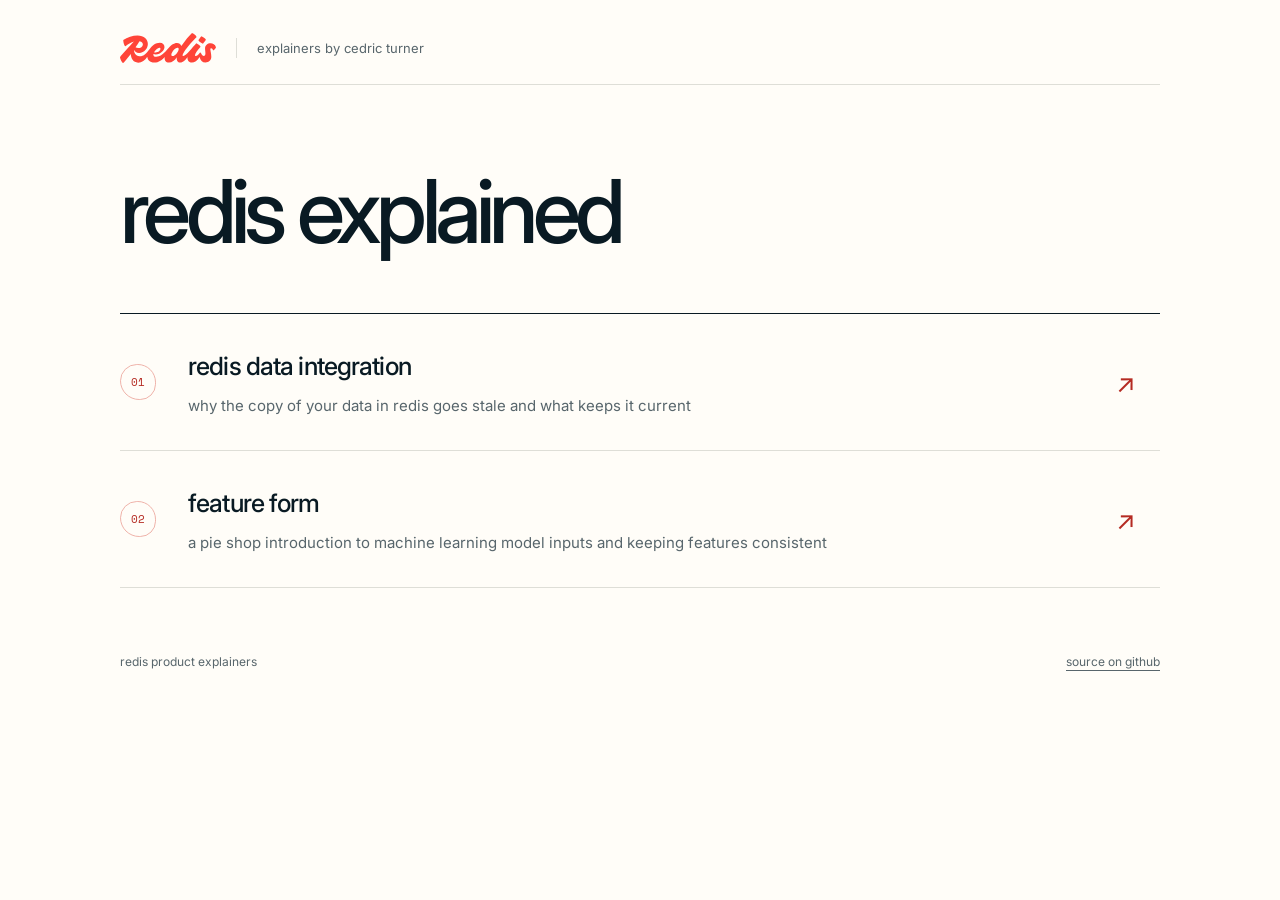
<file: index.html>
<!doctype html>
<html lang="en">
<head>
<meta charset="utf-8">
<meta name="viewport" content="width=device-width,initial-scale=1">
<meta name="description" content="visual explainers for redis products">
<title>redis explainers</title>
<link href="https://fonts.googleapis.com/css2?family=Inter:wght@400;500;600&family=Space+Mono&display=swap" rel="stylesheet">
<style>
:root{--paper:#fffdf8;--ink:#091a23;--muted:#58666c;--rule:#deded7;--red:#b52b23;--sans:Inter,-apple-system,BlinkMacSystemFont,'Segoe UI',sans-serif}*{box-sizing:border-box}body{margin:0;background:var(--paper);color:var(--ink);font:16px/1.6 var(--sans);-webkit-font-smoothing:antialiased}.page{width:min(1040px,calc(100% - 64px));margin:auto;padding:32px 0 40px}.brandbar{display:flex;align-items:center;gap:20px;border-bottom:1px solid var(--rule);padding-bottom:20px}.brandbar img{width:96px;height:32px;object-fit:contain}.brandbar span{font-size:13px;color:var(--muted);border-left:1px solid var(--rule);padding-left:20px}.hero{margin:80px 0 56px}h1{font-size:clamp(48px,8vw,88px);font-weight:500;letter-spacing:-.065em;line-height:1.05;margin:0 0 24px}.hero p{max-width:580px;font:24px/1.6 Palatino,Georgia,serif;color:var(--muted);margin:0}.entries{list-style:none;padding:0;margin:0;border-top:1px solid var(--ink)}.entry{display:grid;grid-template-columns:48px 1fr 36px;gap:20px;padding:32px 8px 32px 0;border-bottom:1px solid var(--rule);color:inherit;text-decoration:none;align-items:center}.num{display:grid;place-items:center;width:36px;height:36px;font:11px 'Space Mono',monospace;border:1px solid #efb3aa;border-radius:48% 52% 45% 55%;color:var(--red)}h2{font-size:25px;letter-spacing:-.035em;font-weight:500;margin:0 0 8px}.entry p{margin:0;max-width:680px;color:var(--muted);font-size:15px}.arrow{font-size:26px;color:var(--red);transition:transform .15s}.entry:hover h2{color:var(--red)}.entry:hover .arrow{transform:translateX(4px)}a:focus-visible{outline:2px solid var(--red);outline-offset:5px}.footer{display:flex;justify-content:space-between;gap:20px;margin-top:64px;font-size:12px;color:var(--muted)}.footer a{color:inherit;text-underline-offset:4px}::selection{background:#ffd6d1}@media(max-width:600px){.page{width:calc(100% - 36px);padding-top:24px}.hero{margin:48px 0 36px}.hero p{font-size:21px}.entry{grid-template-columns:32px 1fr 20px;gap:14px;padding:26px 0}.num{width:29px;height:29px}h2{font-size:22px}.entry p{font-size:14px}.footer{flex-wrap:wrap;margin-top:40px}}@media(prefers-reduced-motion:reduce){.arrow{transition:none}}
</style>
</head>
<body><main class="page">
<header class="brandbar"><img src="feature-form/redis-logo-red.svg" alt="redis" width="96" height="32"><span>explainers by cedric turner</span></header>
<div class="hero"><h1>redis explained</h1></div>
<ul class="entries">
<li><a class="entry" href="redis-data-integration/"><span class="num" aria-hidden="true">01</span><div><h2>redis data integration</h2><p>why the copy of your data in redis goes stale and what keeps it current</p></div><span class="arrow" aria-hidden="true">↗</span></a></li>
<li><a class="entry" href="feature-form/"><span class="num" aria-hidden="true">02</span><div><h2>feature form</h2><p>a pie shop introduction to machine learning model inputs and keeping features consistent</p></div><span class="arrow" aria-hidden="true">↗</span></a></li>
</ul>
<footer class="footer"><span>redis product explainers</span><a href="https://github.com/cedricturner/redis-artifacts">source on github</a></footer>
</main></body></html>
</file>
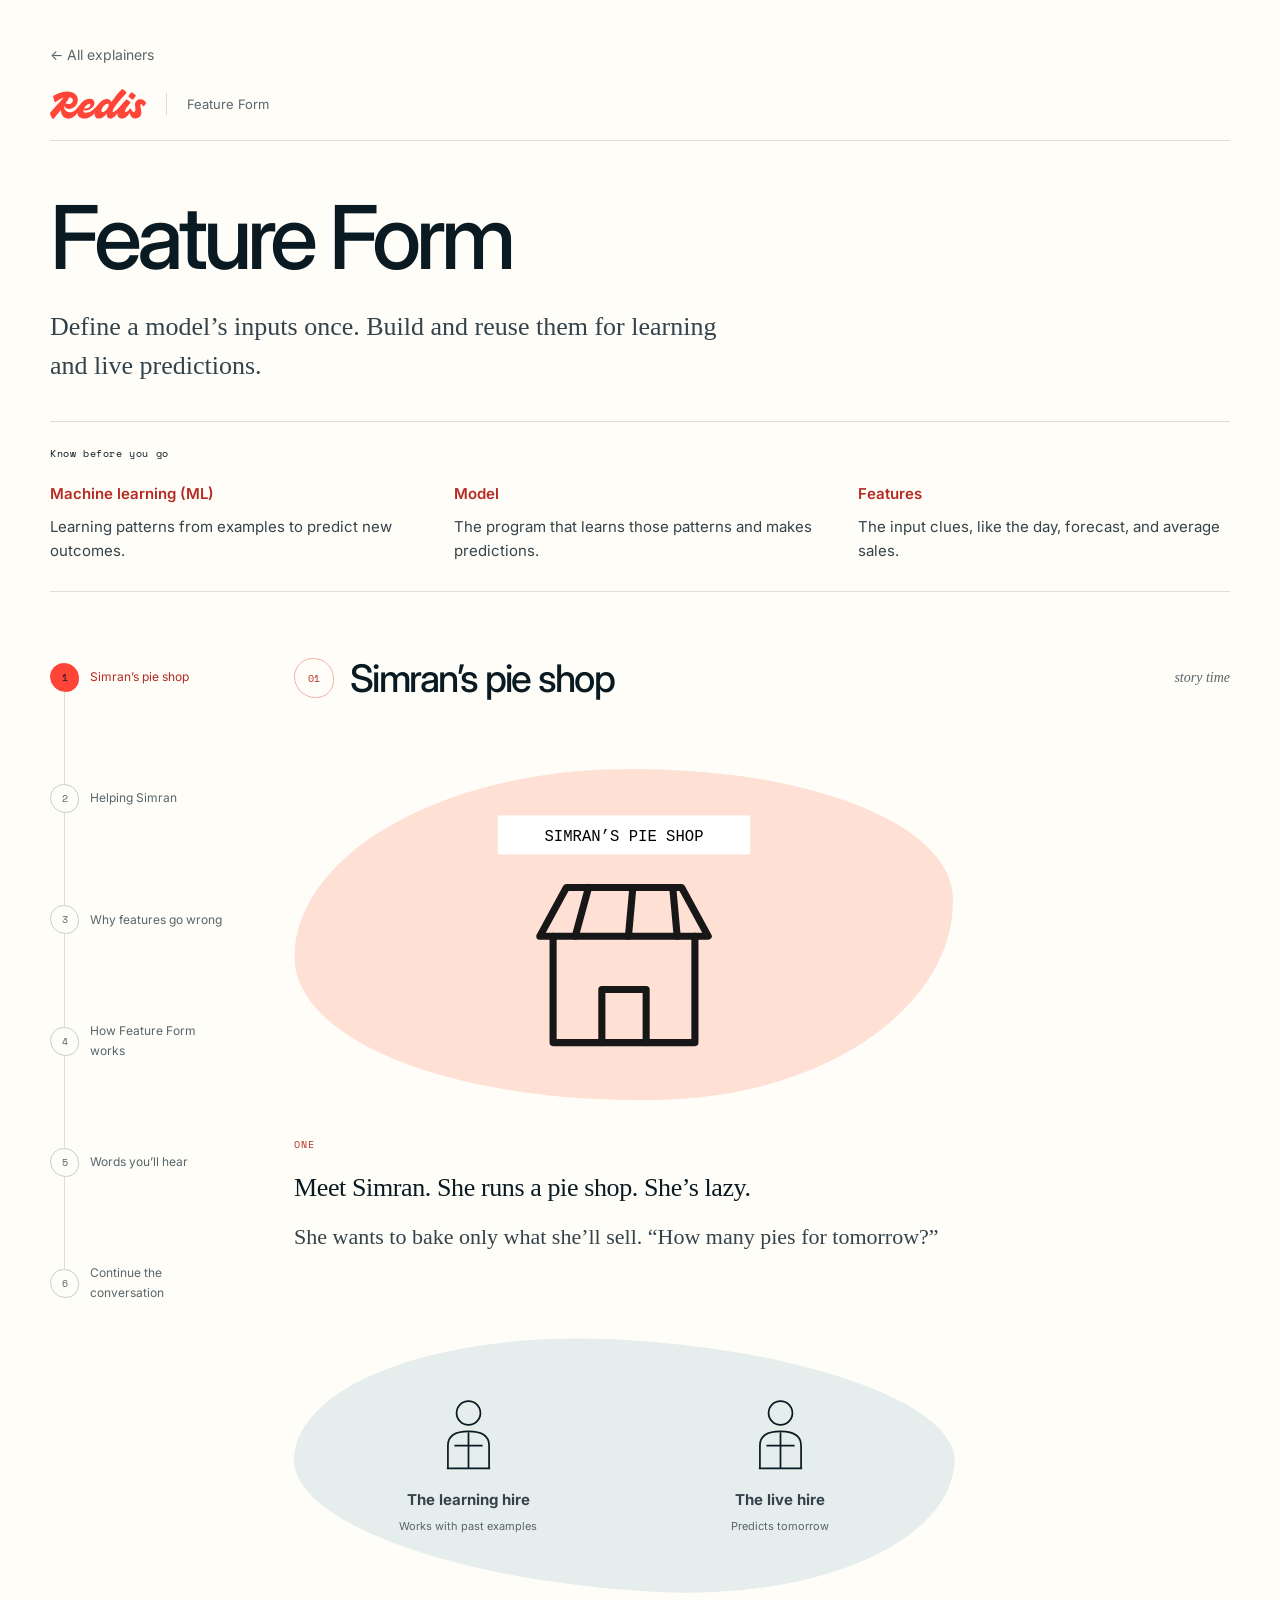
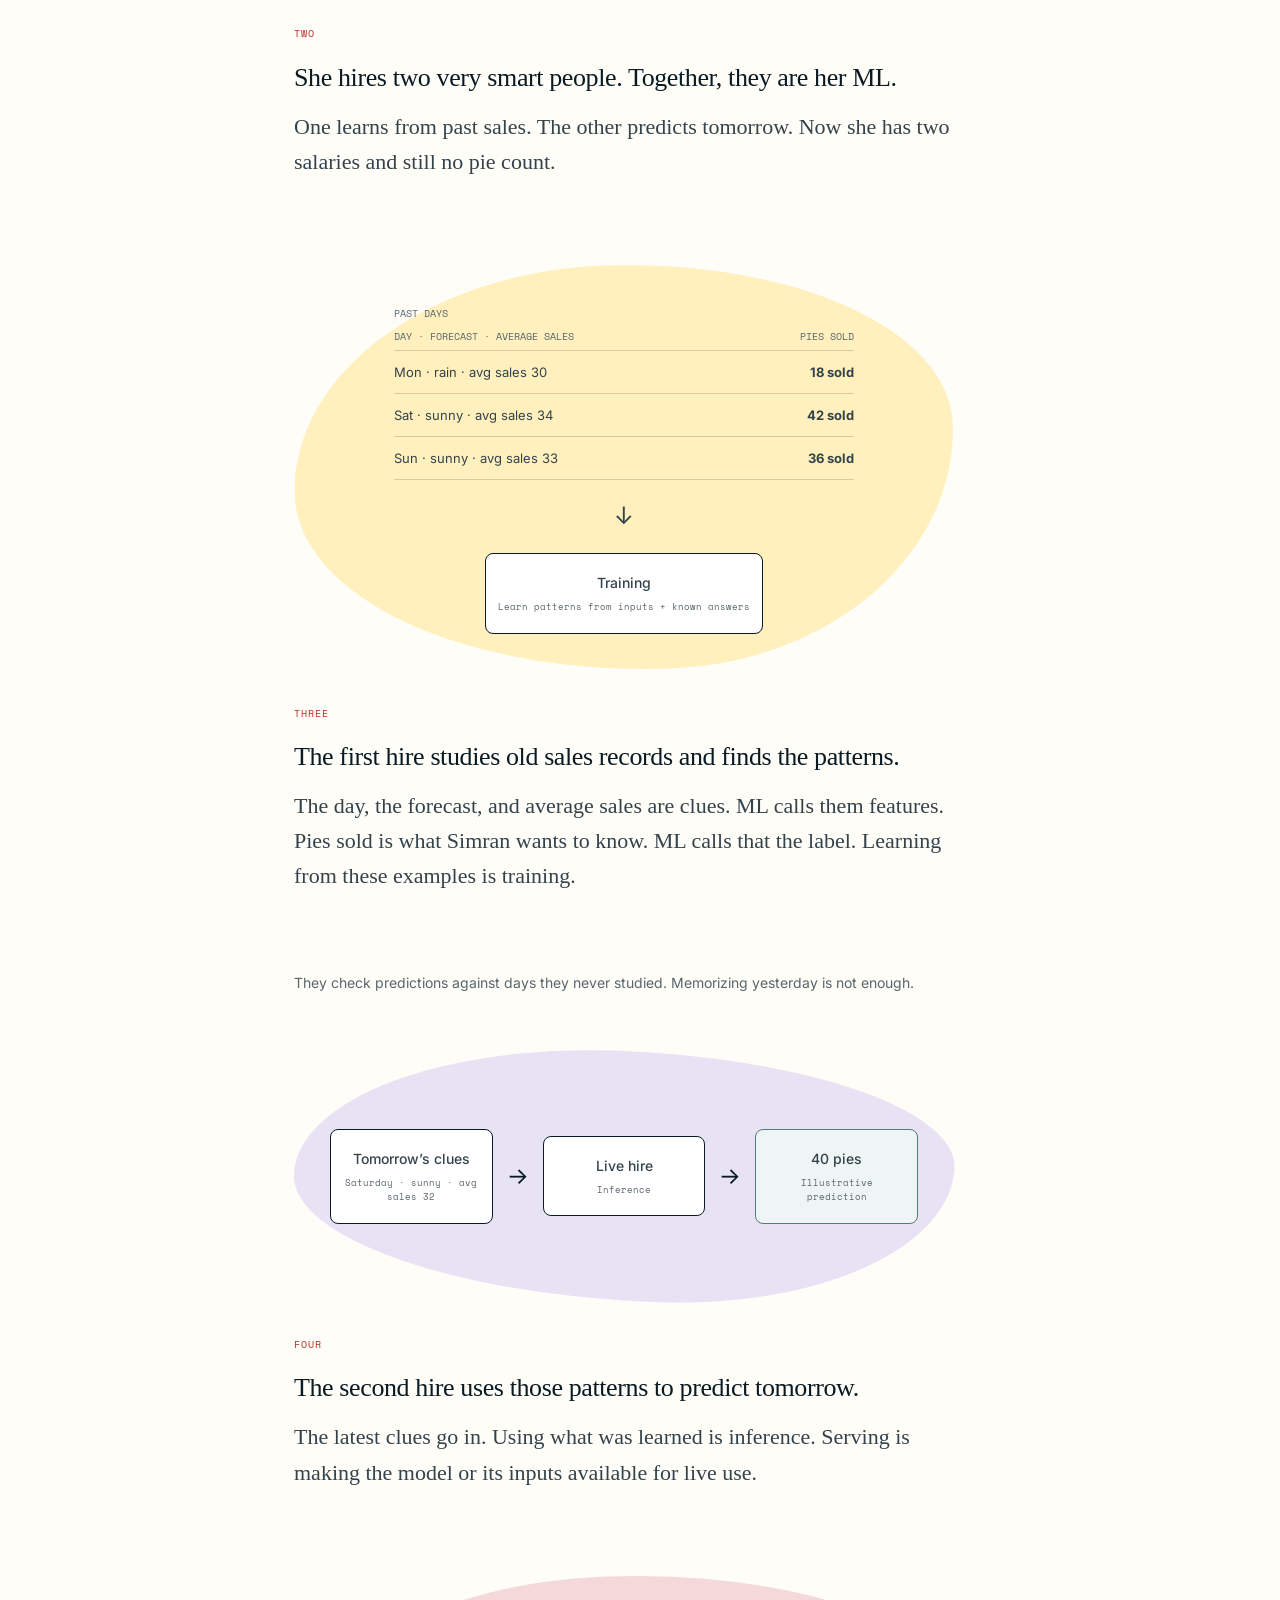
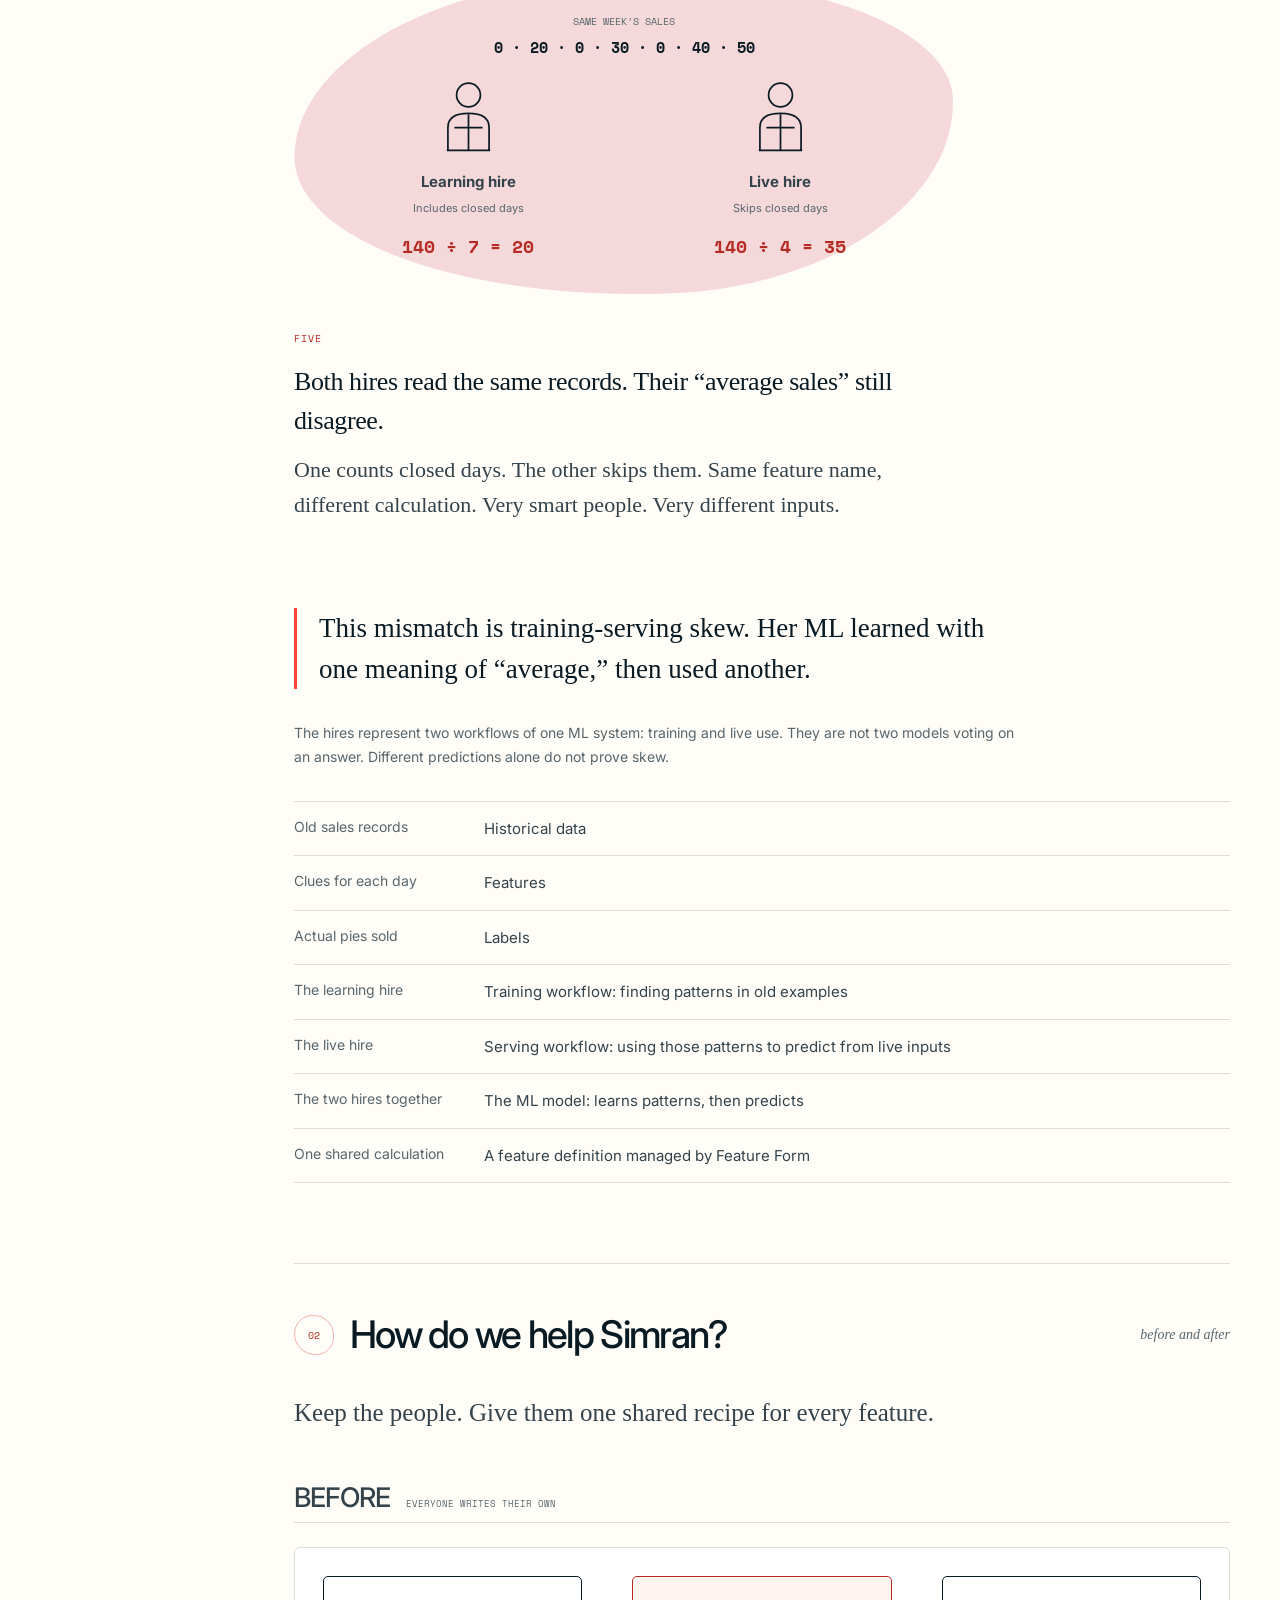
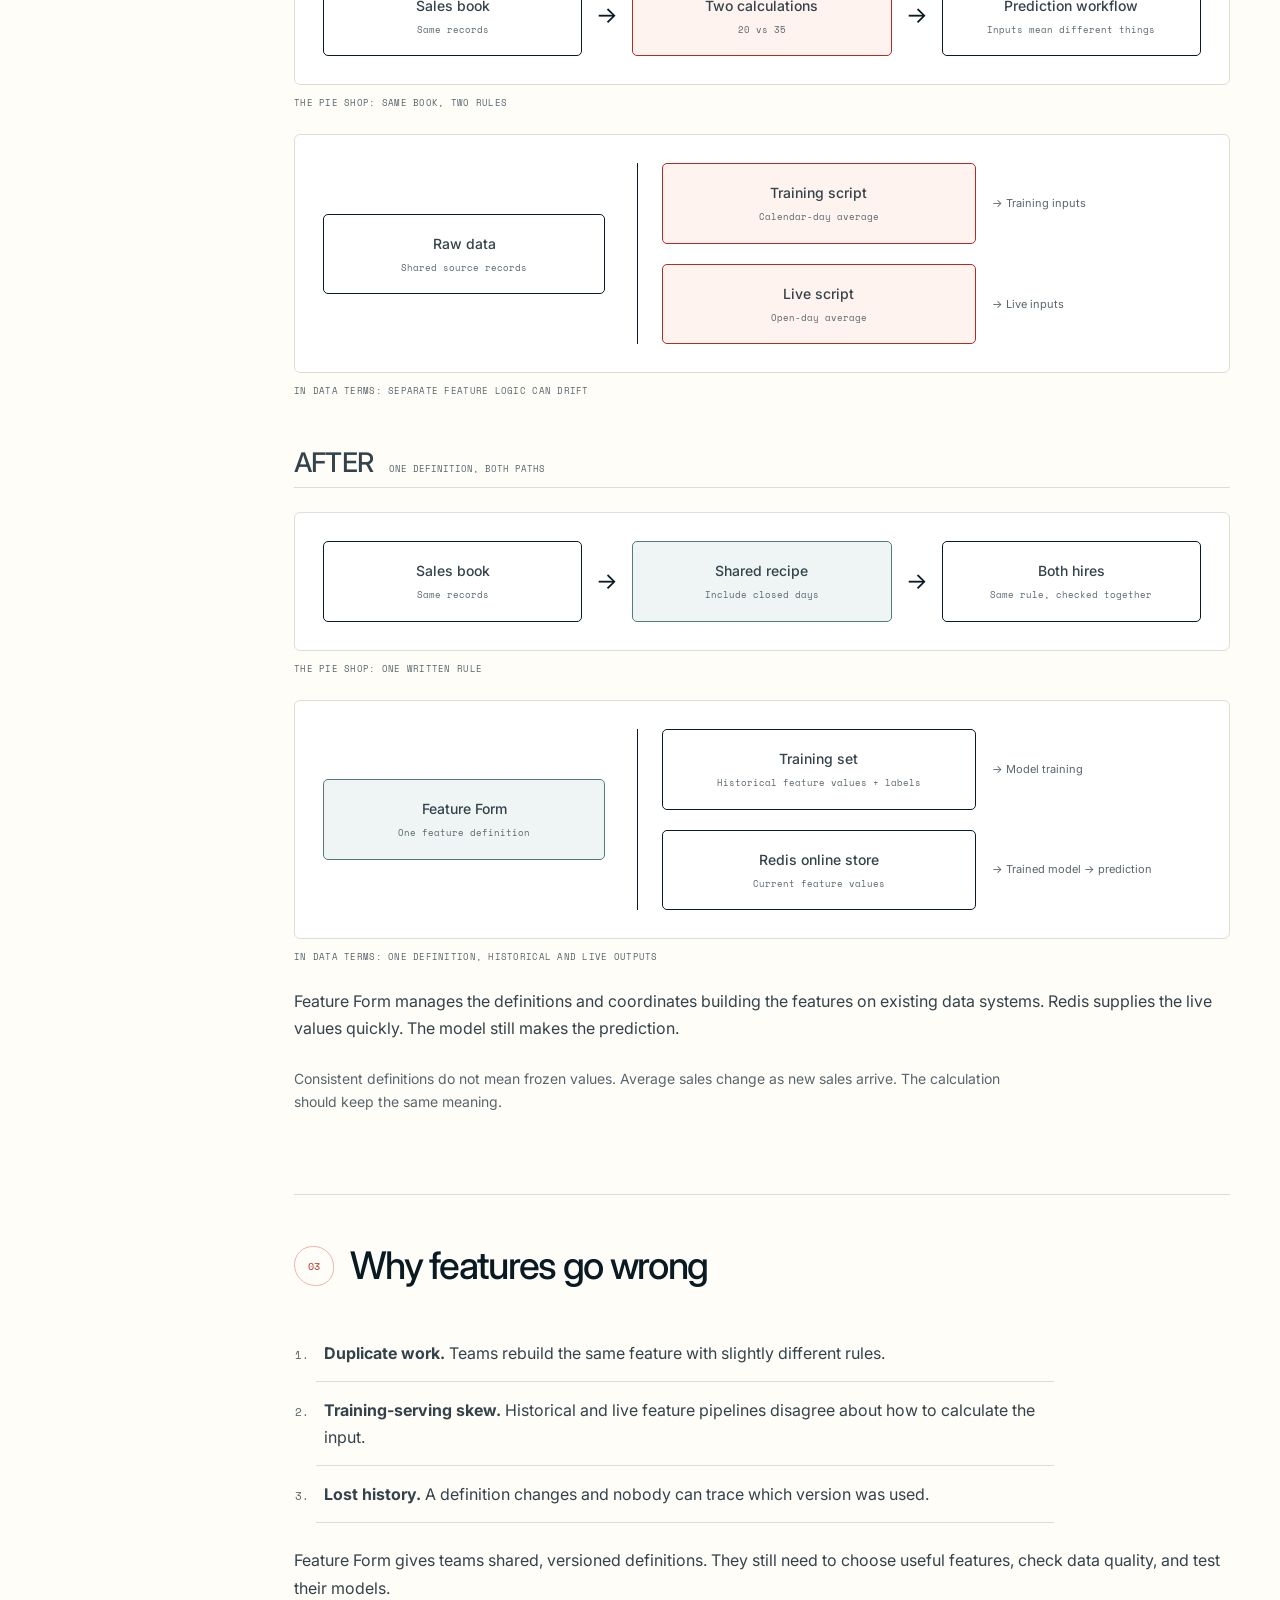
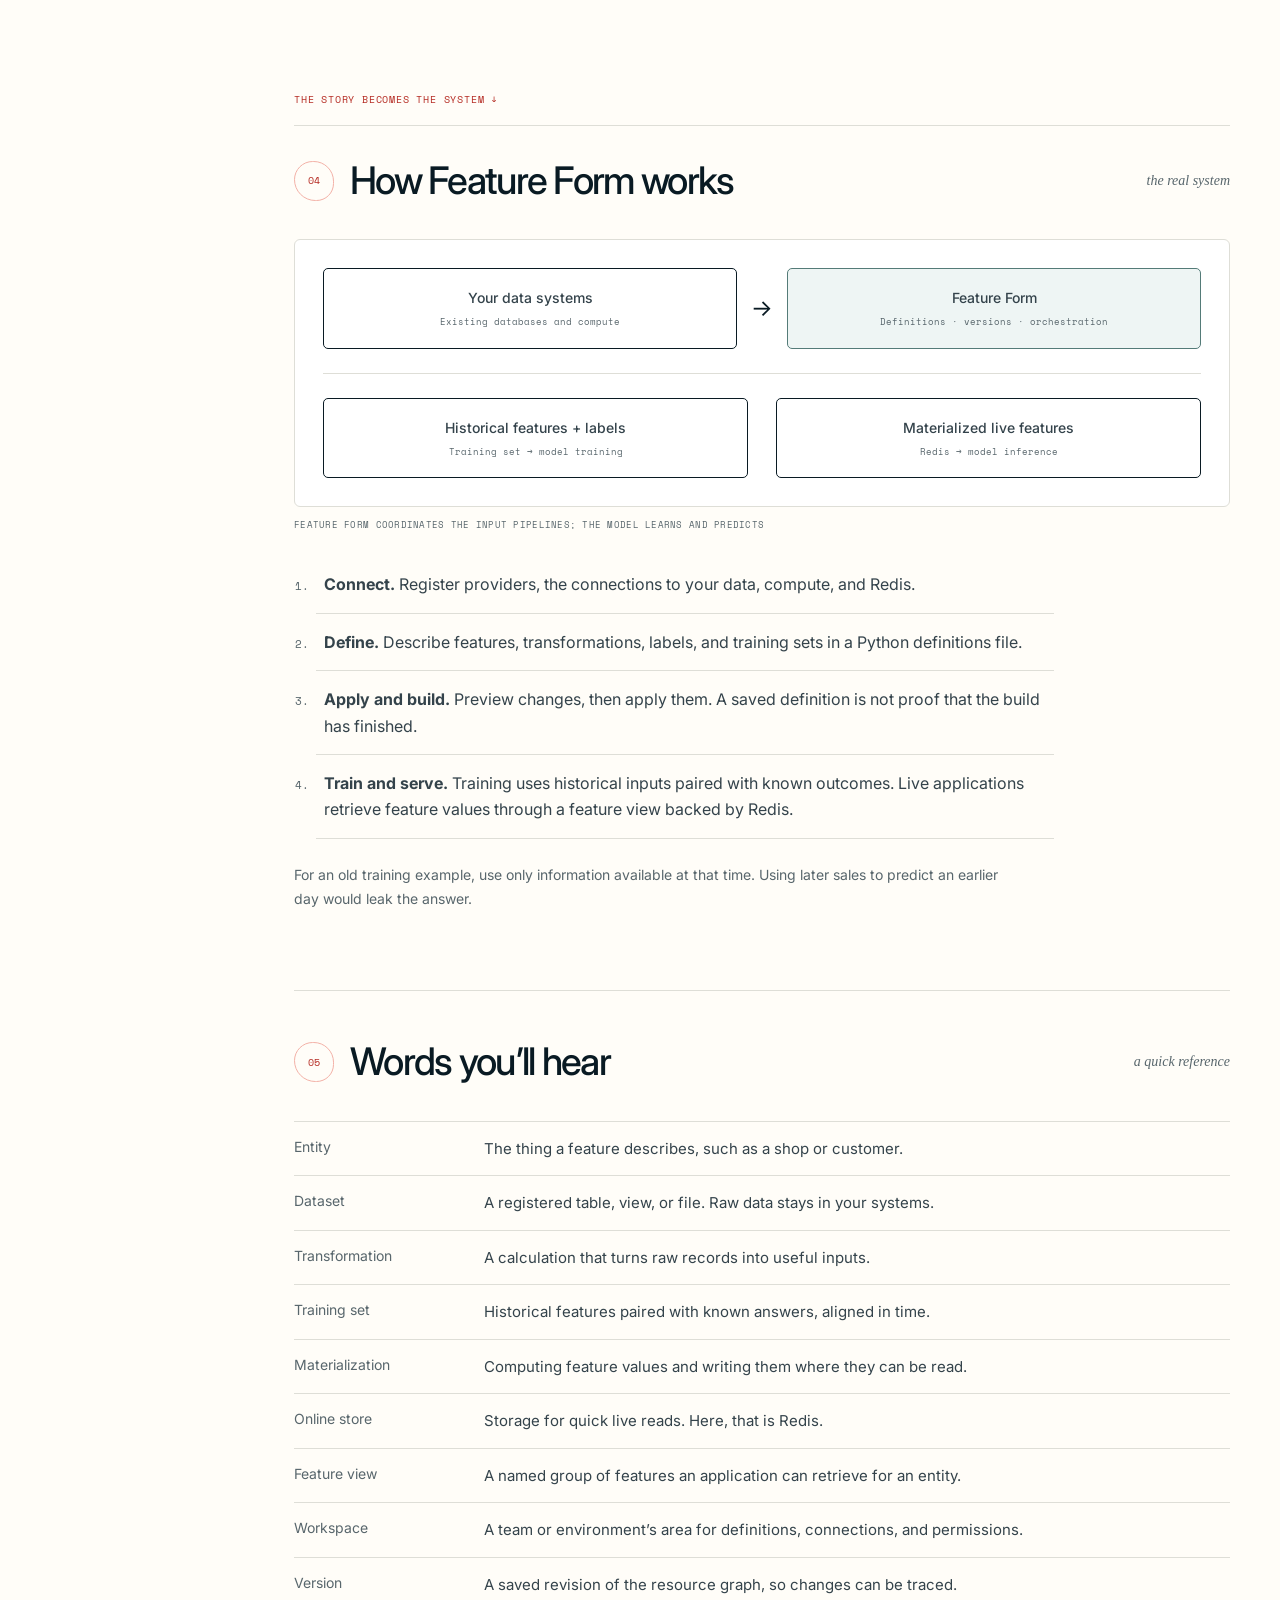
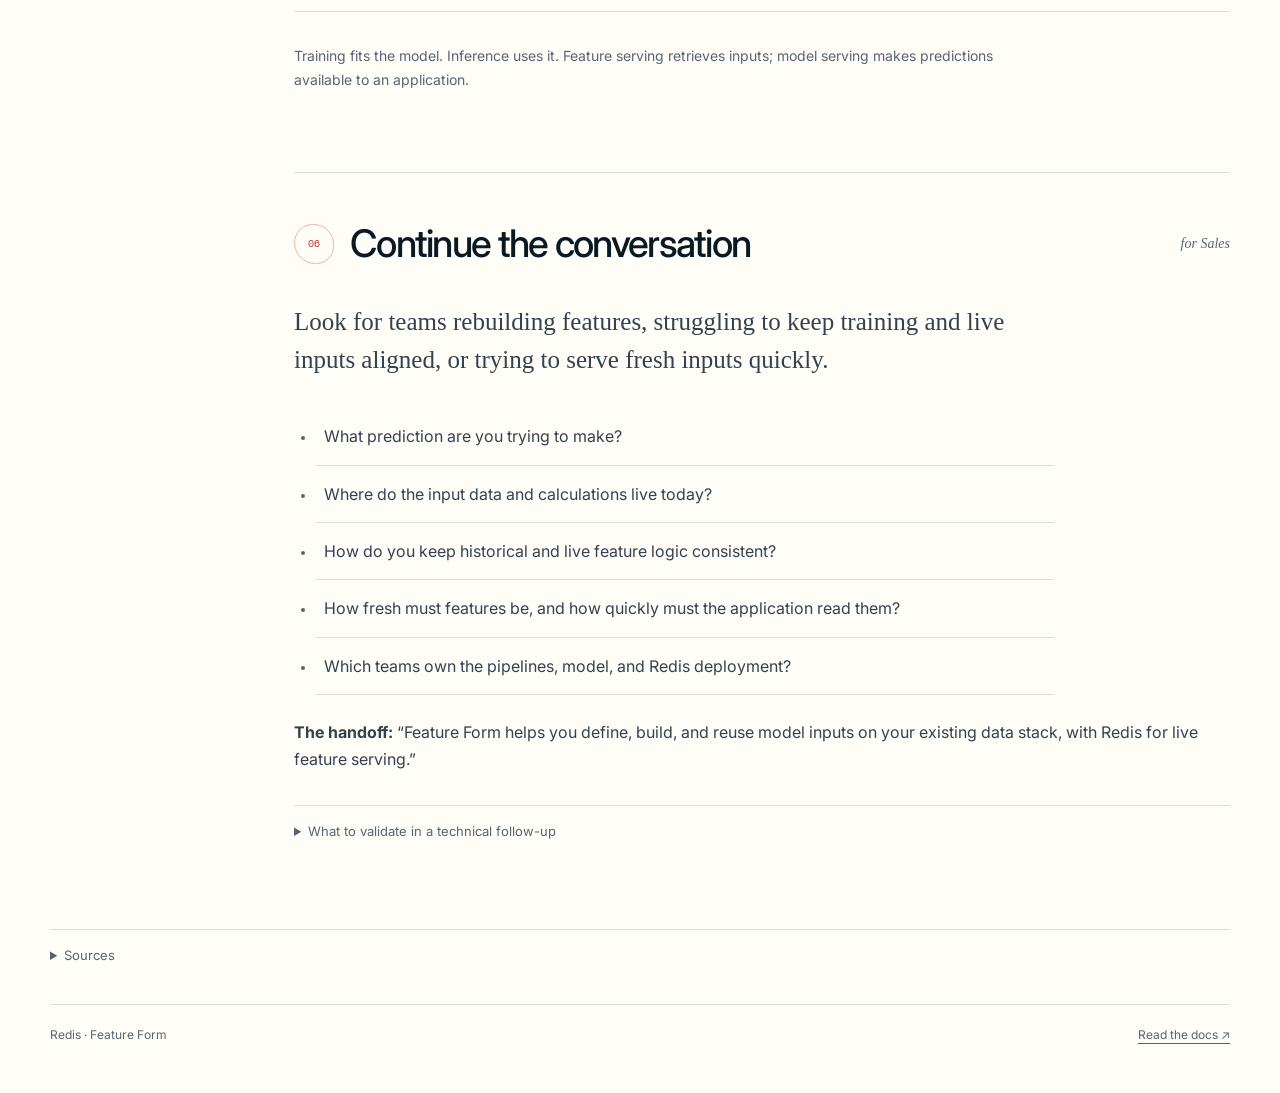
<file: feature-form/index.html>
<!DOCTYPE html>
<html lang="en">
<head>
<meta charset="utf-8">
<meta name="viewport" content="width=device-width, initial-scale=1">
<title>Feature Form</title>
<link rel="icon" href="data:image/svg+xml,%3Csvg xmlns='http://www.w3.org/2000/svg' viewBox='0 0 32 32'%3E%3Cline x1='11.5' y1='20.5' x2='20.5' y2='11.5' stroke='%23171717' stroke-width='2.4'/%3E%3Ccircle cx='7.5' cy='24.5' r='5' fill='%23171717'/%3E%3Ccircle cx='24.5' cy='7.5' r='5' fill='%23ffffff' stroke='%23171717' stroke-width='2.4'/%3E%3C/svg%3E">
<link href="https://fonts.googleapis.com/css2?family=Inter:wght@400;500;600&family=Space+Mono:wght@400;700&display=swap" rel="stylesheet">

<link rel="stylesheet" href="storybook.css?v=storybook-restored-3">
</head>
<body>

<svg width="0" height="0" style="position:absolute" aria-hidden="true" focusable="false"><defs>
  <marker id="a" viewBox="0 0 10 7" refX="9.5" refY="3.5" markerWidth="8" markerHeight="6" orient="auto">
    <path d="M0 0 L10 3.5 L0 7 z" fill="#171717"></path>
  </marker>
  <marker id="ar" viewBox="0 0 10 7" refX="9.5" refY="3.5" markerWidth="8" markerHeight="6" orient="auto">
    <path d="M0 0 L10 3.5 L0 7 z" fill="#d92d20"></path>
  </marker>
  <marker id="ag" viewBox="0 0 10 7" refX="9.5" refY="3.5" markerWidth="8" markerHeight="6" orient="auto">
    <path d="M0 0 L10 3.5 L0 7 z" fill="#27843f"></path>
  </marker>
  <marker id="arg" viewBox="0 0 10 7" refX="9.5" refY="3.5" markerWidth="8" markerHeight="6" orient="auto">
    <path d="M0 0 L10 3.5 L0 7 z" fill="#7ad13a"></path>
  </marker>

  <symbol id="ico-shop" viewBox="0 0 44 44">
    <g fill="none" stroke="#171717" stroke-width="1.6" stroke-linejoin="round" stroke-linecap="round">
      <path d="M6 17 v24 h32 V17"></path>
      <path d="M3 17 L9 6 h26 l6 11 Z"></path>
      <path d="M14 6 L11 17 M24 6 L23 17 M33 6 L34 17"></path>
      <path d="M17 41 v-12 h10 v12"></path>
    </g>
  </symbol>

  <symbol id="ico-fridge" viewBox="0 0 44 44">
    <g fill="none" stroke="#171717" stroke-width="1.6" stroke-linejoin="round" stroke-linecap="round">
      <rect x="11" y="3" width="22" height="38"></rect>
      <path d="M11 16 h22"></path>
      <path d="M29 8 v5 M29 20 v7"></path>
    </g>
  </symbol>

  <symbol id="ico-pantry" viewBox="0 0 44 44">
    <g fill="none" stroke="#171717" stroke-width="1.6" stroke-linejoin="round" stroke-linecap="round">
      <rect x="4" y="4" width="36" height="36"></rect>
      <path d="M4 16 h36 M4 28 h36"></path>
      <circle cx="12" cy="10" r="3.4"></circle>
      <circle cx="22" cy="10" r="3.4"></circle>
      <circle cx="32" cy="10" r="3.4"></circle>
    </g>
  </symbol>

  <symbol id="ico-recipe" viewBox="0 0 44 44">
    <g fill="none" stroke="#171717" stroke-width="1.6" stroke-linejoin="round" stroke-linecap="round">
      <path d="M6 4 h32 v36 h-32 Z"></path>
      <path d="M11 14 h22 M11 21 h22 M11 28 h14"></path>
    </g>
  </symbol>

  <symbol id="ico-scale" viewBox="0 0 44 44">
    <g fill="none" stroke="#171717" stroke-width="1.6" stroke-linejoin="round" stroke-linecap="round">
      <path d="M22 6 v8"></path>
      <path d="M8 14 h28"></path>
      <path d="M8 14 L3 26 h10 Z"></path>
      <path d="M36 14 L31 26 h10 Z"></path>
      <path d="M14 38 h16"></path>
      <path d="M22 14 v24"></path>
    </g>
  </symbol>

  <symbol id="ico-tray" viewBox="0 0 44 44">
    <g fill="none" stroke="#171717" stroke-width="1.6" stroke-linejoin="round" stroke-linecap="round">
      <ellipse cx="22" cy="35" rx="18" ry="4"></ellipse>
      <path d="M10 35 Q10 16 22 16 Q34 16 34 35"></path>
      <path d="M22 16 v-6"></path>
      <circle cx="22" cy="8" r="2"></circle>
    </g>
  </symbol>

  <symbol id="ico-cook" viewBox="0 0 44 44">
    <g fill="none" stroke="#171717" stroke-width="1.7" stroke-linejoin="round" stroke-linecap="round">
      <path d="M13 15 a9 9 0 0 1 18 0 q0 6 -3.5 6 h-11 q-3.5 0 -3.5 -6 Z"></path>
      <rect x="15.5" y="21" width="13" height="4"></rect>
      <path d="M17 25 v14 M27 25 v14"></path>
      <path d="M13 25 h18 v6 h-18 Z"></path>
    </g>
  </symbol>

  <symbol id="ico-box" viewBox="0 0 44 44">
    <g fill="none" stroke="#171717" stroke-width="1.6" stroke-linejoin="round" stroke-linecap="round">
      <path d="M6 14 L22 6 L38 14 V32 L22 40 L6 32 Z"></path>
      <path d="M6 14 L22 22 L38 14"></path>
      <path d="M22 22 v18"></path>
    </g>
  </symbol>
</defs></svg>

<div class="page"><a class="back-link" href="https://cedricturner.github.io/redis-artifacts/">← All explainers</a><header class="brandbar"><img src="redis-logo-red.svg" alt="Redis" width="96" height="32"><span>Feature Form</span></header><div class="hero"><h1>Feature Form</h1><p>Define a model’s inputs once. Build and reuse them for learning and live predictions.</p></div>
<section class="before-you-go" aria-labelledby="before-heading"><h2 id="before-heading">Know before you go</h2><dl class="quick-basics"><div><dt>Machine learning (ML)</dt><dd>Learning patterns from examples to predict new outcomes.</dd></div><div><dt>Model</dt><dd>The program that learns those patterns and makes predictions.</dd></div><div><dt>Features</dt><dd>The input clues, like the day, forecast, and average sales.</dd></div></dl></section><div class="mobile-picker"><label for="chapter-picker">Jump to</label><select id="chapter-picker"><option value="section-fridge">Simran’s pie shop</option><option value="section-before-after">Helping Simran</option><option value="section-issues">Why features go wrong</option><option value="section-how">How Feature Form works</option><option value="section-terms">Words you’ll hear</option><option value="section-sales">Continue the conversation</option></select></div><div class="reading-layout"><nav class="section-rail" aria-label="Article sections"><a href="#section-fridge"><span>1</span>Simran’s pie shop</a><a href="#section-before-after"><span>2</span>Helping Simran</a><a href="#section-issues"><span>3</span>Why features go wrong</a><a href="#section-how"><span>4</span>How Feature Form works</a><a href="#section-terms"><span>5</span>Words you’ll hear</a><a href="#section-sales"><span>6</span>Continue the conversation</a></nav><main><section id="section-fridge" class="chapter"><header class="chapter-head"><span>01</span><h2>Simran’s pie shop</h2><small>story time</small></header><div class="book-beat"><div class="story-art" role="img" aria-label="Simran’s pie shop"><svg viewBox="0 0 320 200" role="img" aria-label="Simran’s pie shop"><rect x="63" y="8" width="194" height="30" fill="white"/><text x="160" y="28" text-anchor="middle" font-size="12" font-family="monospace">SIMRAN’S PIE SHOP</text><use href="#ico-shop" x="80" y="43" width="160" height="150"/></svg></div><div class="beat-copy"><span class="beat-number">ONE</span><p>Meet Simran. She runs a pie shop. She’s lazy.</p><p class="aside">She wants to bake only what she’ll sell. “How many pies for tomorrow?”</p></div></div><div class="book-beat"><div class="story-art" role="img" aria-label="Two people hired to help Simran forecast sales"><div class="people-pair"><div class="person"><svg viewBox="0 0 60 75" aria-hidden="true"><circle cx="30" cy="14" r="11"/><path d="M11 65V44Q11 31 30 31Q49 31 49 44V65M30 32V65M10 65H50M17 44H43"/></svg><strong>The learning hire</strong><small>Works with past examples</small></div><div class="person"><svg viewBox="0 0 60 75" aria-hidden="true"><circle cx="30" cy="14" r="11"/><path d="M11 65V44Q11 31 30 31Q49 31 49 44V65M30 32V65M10 65H50M17 44H43"/></svg><strong>The live hire</strong><small>Predicts tomorrow</small></div></div></div><div class="beat-copy"><span class="beat-number">TWO</span><p>She hires two very smart people. Together, they are her ML.</p><p class="aside">One learns from past sales. The other predicts tomorrow. Now she has two salaries and still no pie count.</p></div></div><div class="book-beat"><div class="story-art" role="img" aria-label="Past clues and actual sales teach the learning hire the patterns"><div class="record-stack"><span>PAST DAYS</span><div class="head"><span>DAY · FORECAST · AVERAGE SALES</span><span>PIES SOLD</span></div><div>Mon · rain · avg sales 30 <b>18 sold</b></div><div>Sat · sunny · avg sales 34 <b>42 sold</b></div><div>Sun · sunny · avg sales 33 <b>36 sold</b></div></div><div class="down-arrow">↓</div><div class="diagram-node "><strong>Training</strong><small>Learn patterns from inputs + known answers</small></div></div><div class="beat-copy"><span class="beat-number">THREE</span><p>The first hire studies old sales records and finds the patterns.</p><p class="aside">The day, the forecast, and average sales are clues. ML calls them features. Pies sold is what Simran wants to know. ML calls that the label. Learning from these examples is training.</p></div></div><p class="bridge-note">They check predictions against days they never studied. Memorizing yesterday is not enough.</p><div class="book-beat"><div class="story-art" role="img" aria-label="Tomorrow’s clues go to the live hire, who predicts an estimated forty pie sales"><div class="diagram-flow"><div class="diagram-node "><strong>Tomorrow’s clues</strong><small>Saturday · sunny · avg sales 32</small></div><span class="arrow" aria-hidden="true">→</span><div class="diagram-node "><strong>Live hire</strong><small>Inference</small></div><span class="arrow" aria-hidden="true">→</span><div class="diagram-node accent"><strong>40 pies</strong><small>Illustrative prediction</small></div></div></div><div class="beat-copy"><span class="beat-number">FOUR</span><p>The second hire uses those patterns to predict tomorrow.</p><p class="aside">The latest clues go in. Using what was learned is inference. Serving is making the model or its inputs available for live use.</p></div></div><div class="book-beat"><div class="story-art" role="img" aria-label="Same week with three closed days: one person computes twenty pies per calendar day and the other thirty-five per open day"><div class="same-records">SAME WEEK’S SALES<br><b>0 · 20 · 0 · 30 · 0 · 40 · 50</b></div><div class="people-pair calculation"><div><div class="person"><svg viewBox="0 0 60 75" aria-hidden="true"><circle cx="30" cy="14" r="11"/><path d="M11 65V44Q11 31 30 31Q49 31 49 44V65M30 32V65M10 65H50M17 44H43"/></svg><strong>Learning hire</strong><small>Includes closed days</small></div><b>140 ÷ 7 = 20</b></div><div><div class="person"><svg viewBox="0 0 60 75" aria-hidden="true"><circle cx="30" cy="14" r="11"/><path d="M11 65V44Q11 31 30 31Q49 31 49 44V65M30 32V65M10 65H50M17 44H43"/></svg><strong>Live hire</strong><small>Skips closed days</small></div><b>140 ÷ 4 = 35</b></div></div></div><div class="beat-copy"><span class="beat-number">FIVE</span><p>Both hires read the same records. Their “average sales” still disagree.</p><p class="aside">One counts closed days. The other skips them. Same feature name, different calculation. Very smart people. Very different inputs.</p></div></div><p class="story-close">This mismatch is training-serving skew. Her ML learned with one meaning of “average,” then used another.</p><p class="bridge-note">The hires represent two workflows of one ML system: training and live use. They are not two models voting on an answer. Different predictions alone do not prove skew.</p>
<dl class="story-map"><dt>Old sales records</dt><dd>Historical data</dd><dt>Clues for each day</dt><dd>Features</dd><dt>Actual pies sold</dt><dd>Labels</dd><dt>The learning hire</dt><dd>Training workflow: finding patterns in old examples</dd><dt>The live hire</dt><dd>Serving workflow: using those patterns to predict from live inputs</dd><dt>The two hires together</dt><dd>The ML model: learns patterns, then predicts</dd><dt>One shared calculation</dt><dd>A feature definition managed by Feature Form</dd></dl></section><section id="section-before-after" class="chapter"><header class="chapter-head"><span>02</span><h2>How do we help Simran?</h2><small>before and after</small></header><p class="point">Keep the people. Give them one shared recipe for every feature.</p><div class="comparison-head"><b>BEFORE</b><span>EVERYONE WRITES THEIR OWN</span></div><figure class="diagram"><div class="diagram-frame" role="group" aria-label="Pie shop before: two separately written calculations"><div class="diagram-flow"><div class="diagram-node "><strong>Sales book</strong><small>Same records</small></div><span class="arrow" aria-hidden="true">→</span><div class="diagram-node bad"><strong>Two calculations</strong><small>20 vs 35</small></div><span class="arrow" aria-hidden="true">→</span><div class="diagram-node "><strong>Prediction workflow</strong><small>Inputs mean different things</small></div></div></div><figcaption>THE PIE SHOP: SAME BOOK, TWO RULES</figcaption></figure><figure class="diagram"><div class="diagram-frame" role="group" aria-label="Technical before: independently implemented feature pipelines"><div class="branch-diagram"><div class="diagram-node "><strong>Raw data</strong><small>Shared source records</small></div><div class="branches"><div><div class="diagram-node bad"><strong>Training script</strong><small>Calendar-day average</small></div><span>→ Training inputs</span></div><div><div class="diagram-node bad"><strong>Live script</strong><small>Open-day average</small></div><span>→ Live inputs</span></div></div></div></div><figcaption>IN DATA TERMS: SEPARATE FEATURE LOGIC CAN DRIFT</figcaption></figure><div class="comparison-head"><b>AFTER</b><span>ONE DEFINITION, BOTH PATHS</span></div><figure class="diagram"><div class="diagram-frame" role="group" aria-label="Pie shop after: both hires use one recipe"><div class="diagram-flow"><div class="diagram-node "><strong>Sales book</strong><small>Same records</small></div><span class="arrow" aria-hidden="true">→</span><div class="diagram-node accent"><strong>Shared recipe</strong><small>Include closed days</small></div><span class="arrow" aria-hidden="true">→</span><div class="diagram-node "><strong>Both hires</strong><small>Same rule, checked together</small></div></div></div><figcaption>THE PIE SHOP: ONE WRITTEN RULE</figcaption></figure><figure class="diagram"><div class="diagram-frame" role="group" aria-label="Technical after: one shared definition serves historical and live feature workflows"><div class="branch-diagram"><div class="diagram-node accent"><strong>Feature Form</strong><small>One feature definition</small></div><div class="branches"><div><div class="diagram-node "><strong>Training set</strong><small>Historical feature values + labels</small></div><span>→ Model training</span></div><div><div class="diagram-node "><strong>Redis online store</strong><small>Current feature values</small></div><span>→ Trained model → prediction</span></div></div></div></div><figcaption>IN DATA TERMS: ONE DEFINITION, HISTORICAL AND LIVE OUTPUTS</figcaption></figure><p>Feature Form manages the definitions and coordinates building the features on existing data systems. Redis supplies the live values quickly. The model still makes the prediction.</p><p class="bridge-note">Consistent definitions do not mean frozen values. Average sales change as new sales arrive. The calculation should keep the same meaning.</p></section><section id="section-issues" class="chapter"><header class="chapter-head"><span>03</span><h2>Why features go wrong</h2><small></small></header><ol class="beats"><li><b>Duplicate work.</b> Teams rebuild the same feature with slightly different rules.</li><li><b>Training-serving skew.</b> Historical and live feature pipelines disagree about how to calculate the input.</li><li><b>Lost history.</b> A definition changes and nobody can trace which version was used.</li></ol><p>Feature Form gives teams shared, versioned definitions. They still need to choose useful features, check data quality, and test their models.</p></section><div class="handoff">THE STORY BECOMES THE SYSTEM ↓</div><section id="section-how" class="chapter"><header class="chapter-head"><span>04</span><h2>How Feature Form works</h2><small>the real system</small></header><figure class="diagram"><div class="diagram-frame" role="group" aria-label="Feature Form workflow from raw data through feature definitions to training and online serving"><div class="workflow-top"><div class="diagram-flow"><div class="diagram-node "><strong>Your data systems</strong><small>Existing databases and compute</small></div><span class="arrow" aria-hidden="true">→</span><div class="diagram-node accent"><strong>Feature Form</strong><small>Definitions · versions · orchestration</small></div></div></div><div class="output-columns"><div class="diagram-node "><strong>Historical features + labels</strong><small>Training set → model training</small></div><div class="diagram-node "><strong>Materialized live features</strong><small>Redis → model inference</small></div></div></div><figcaption>FEATURE FORM COORDINATES THE INPUT PIPELINES; THE MODEL LEARNS AND PREDICTS</figcaption></figure><ol class="beats"><li><b>Connect.</b> Register providers, the connections to your data, compute, and Redis.</li><li><b>Define.</b> Describe features, transformations, labels, and training sets in a Python definitions file.</li><li><b>Apply and build.</b> Preview changes, then apply them. A saved definition is not proof that the build has finished.</li><li><b>Train and serve.</b> Training uses historical inputs paired with known outcomes. Live applications retrieve feature values through a feature view backed by Redis.</li></ol><p class="bridge-note">For an old training example, use only information available at that time. Using later sales to predict an earlier day would leak the answer.</p></section><section id="section-terms" class="chapter"><header class="chapter-head"><span>05</span><h2>Words you’ll hear</h2><small>a quick reference</small></header><dl class="story-map"><dt>Entity</dt><dd>The thing a feature describes, such as a shop or customer.</dd><dt>Dataset</dt><dd>A registered table, view, or file. Raw data stays in your systems.</dd><dt>Transformation</dt><dd>A calculation that turns raw records into useful inputs.</dd><dt>Training set</dt><dd>Historical features paired with known answers, aligned in time.</dd><dt>Materialization</dt><dd>Computing feature values and writing them where they can be read.</dd><dt>Online store</dt><dd>Storage for quick live reads. Here, that is Redis.</dd><dt>Feature view</dt><dd>A named group of features an application can retrieve for an entity.</dd><dt>Workspace</dt><dd>A team or environment’s area for definitions, connections, and permissions.</dd><dt>Version</dt><dd>A saved revision of the resource graph, so changes can be traced.</dd></dl><p class="bridge-note">Training fits the model. Inference uses it. Feature serving retrieves inputs; model serving makes predictions available to an application.</p></section><section id="section-sales" class="chapter"><header class="chapter-head"><span>06</span><h2>Continue the conversation</h2><small>for Sales</small></header><p class="point">Look for teams rebuilding features, struggling to keep training and live inputs aligned, or trying to serve fresh inputs quickly.</p><ul class="beats"><li>What prediction are you trying to make?</li><li>Where do the input data and calculations live today?</li><li>How do you keep historical and live feature logic consistent?</li><li>How fresh must features be, and how quickly must the application read them?</li><li>Which teams own the pipelines, model, and Redis deployment?</li></ul><p><b>The handoff:</b> “Feature Form helps you define, build, and reuse model inputs on your existing data stack, with Redis for live feature serving.”</p><details class="extra"><summary>What to validate in a technical follow-up</summary><p>Confirm source and compute integrations, refresh requirements, model-serving integration, access controls, deployment, and licensing for the customer’s environment.</p></details></section></main></div><details class="extra sources"><summary>Sources</summary><p><a href="https://redis.io/docs/latest/develop/ai/featureform/">Feature Form overview</a> · <a href="https://redis.io/docs/latest/develop/ai/featureform/concepts/">Concepts and terminology</a> · <a href="https://redis.io/docs/latest/develop/ai/featureform/serve-features/">Feature serving</a></p><p>The pie-shop numbers are illustrative. This is an internal explainer, not a forecast or product guarantee.</p></details><footer class="footer"><span>Redis · Feature Form</span><a href="https://redis.io/docs/latest/develop/ai/featureform/">Read the docs ↗</a></footer></div><script>const sections=[...document.querySelectorAll('.chapter')];const links=[...document.querySelectorAll('.section-rail a')];const picker=document.getElementById('chapter-picker');picker.addEventListener('change',()=>{document.getElementById(picker.value).scrollIntoView({behavior:matchMedia('(prefers-reduced-motion: reduce)').matches?'auto':'smooth'});history.replaceState(null,'','#'+picker.value)});function sync(){let current=sections[0];for(const section of sections){if(section.getBoundingClientRect().top<=140)current=section}links.forEach(link=>{const active=link.hash==='#'+current.id;link.classList.toggle('active',active);if(active)link.setAttribute('aria-current','location');else link.removeAttribute('aria-current')});picker.value=current.id}addEventListener('scroll',sync,{passive:true});sync();</script></body></html>
</file>
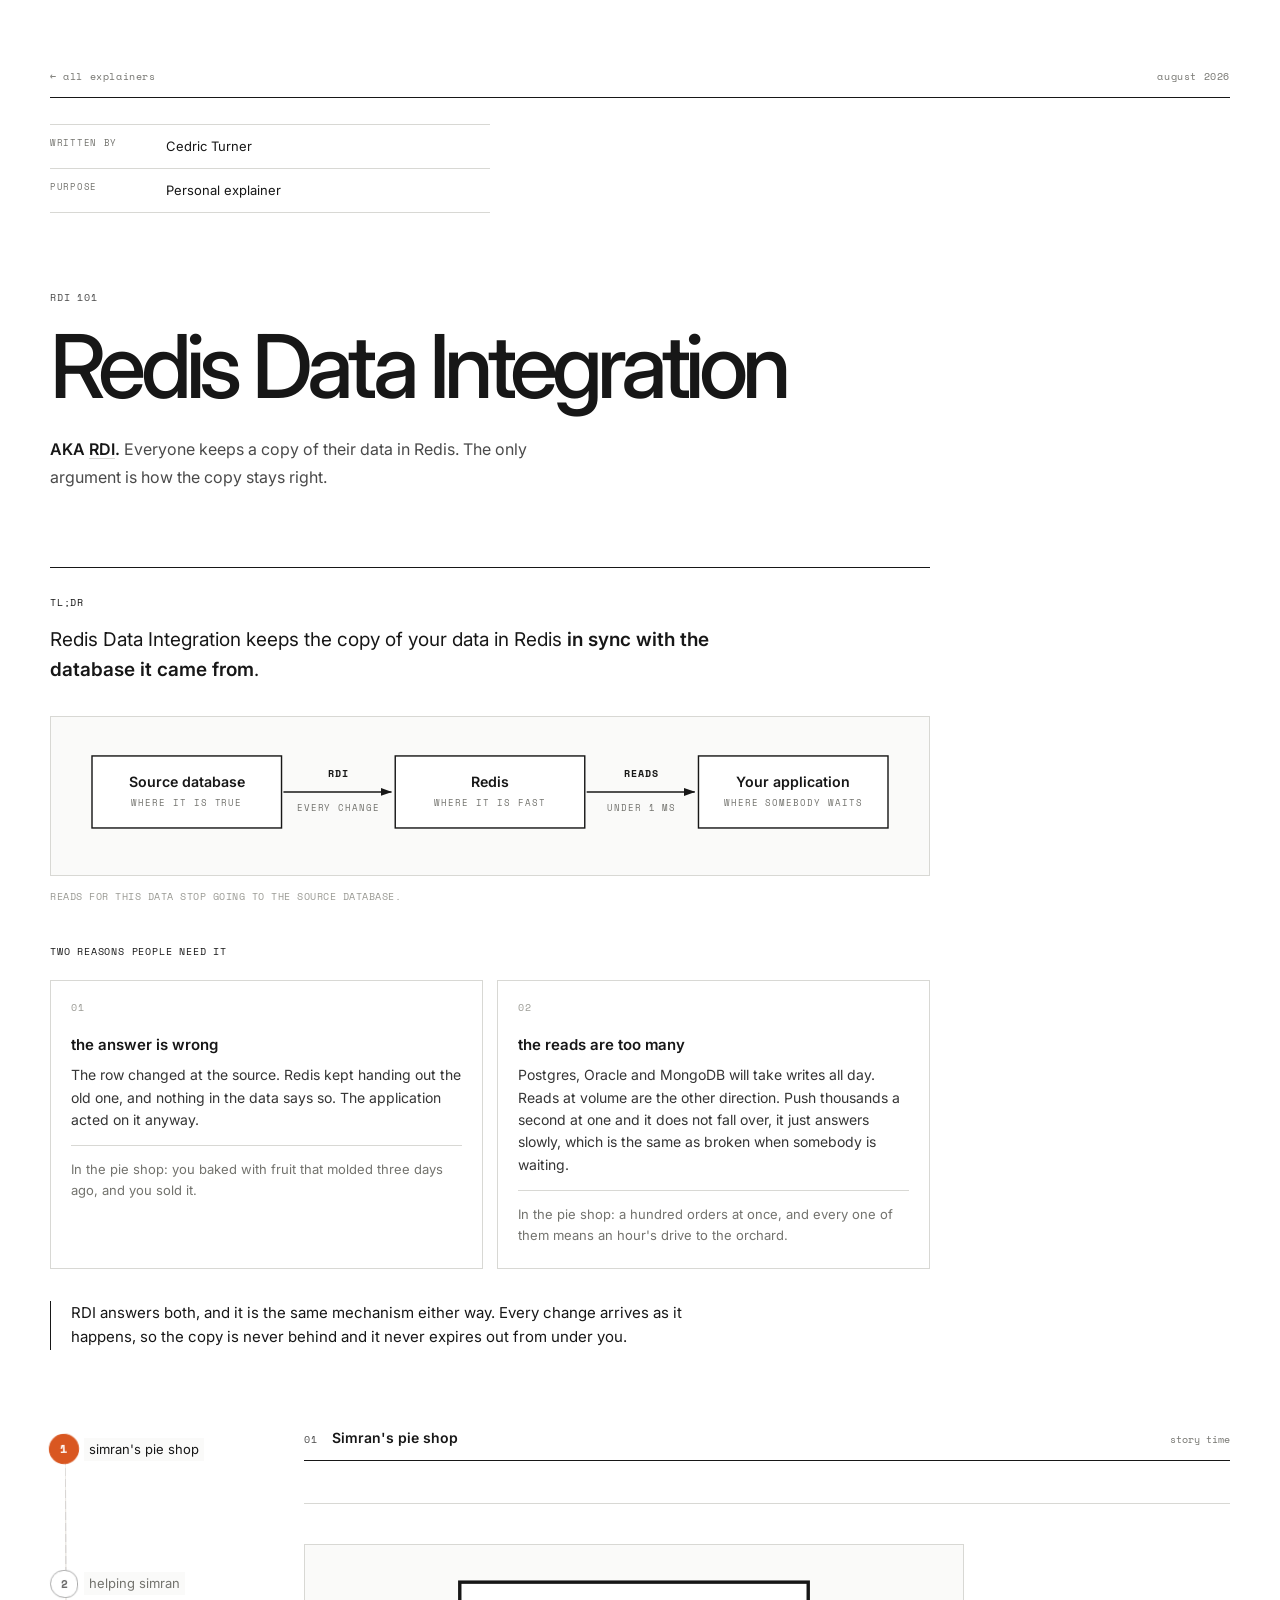
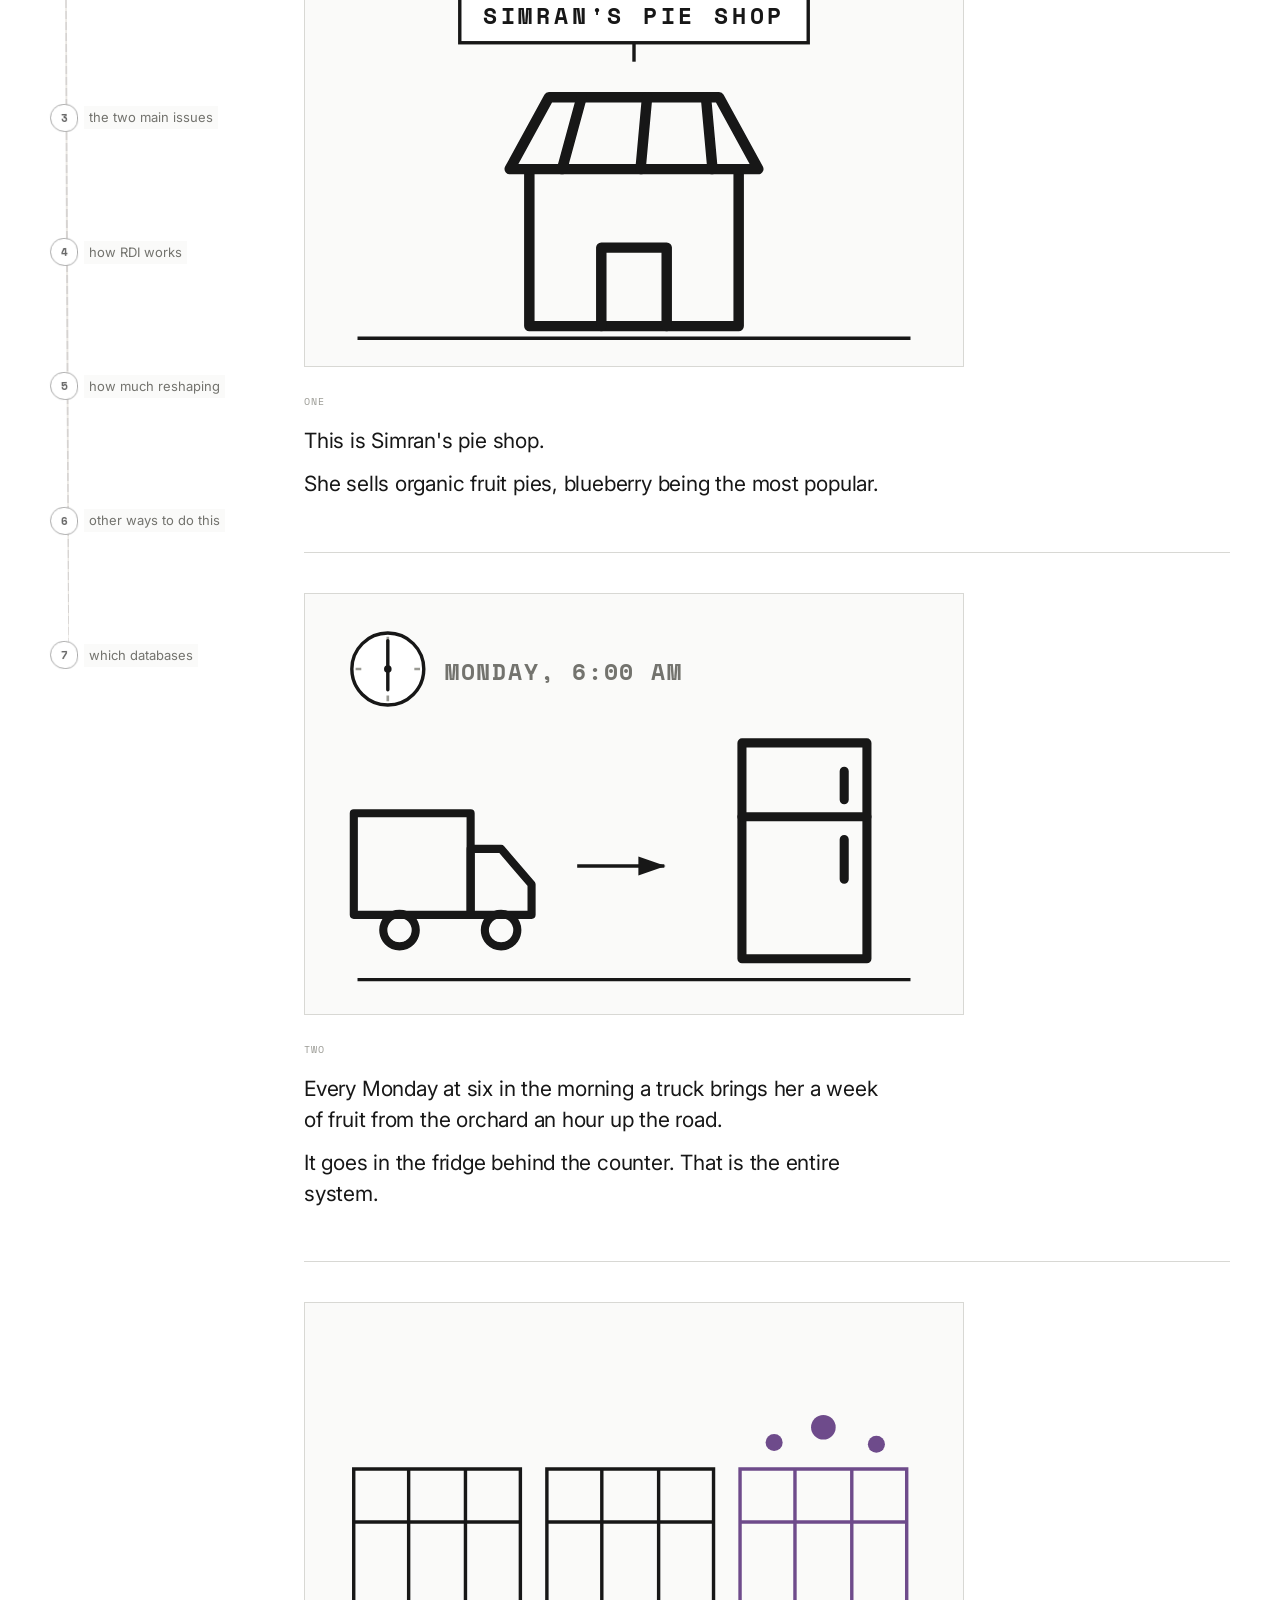
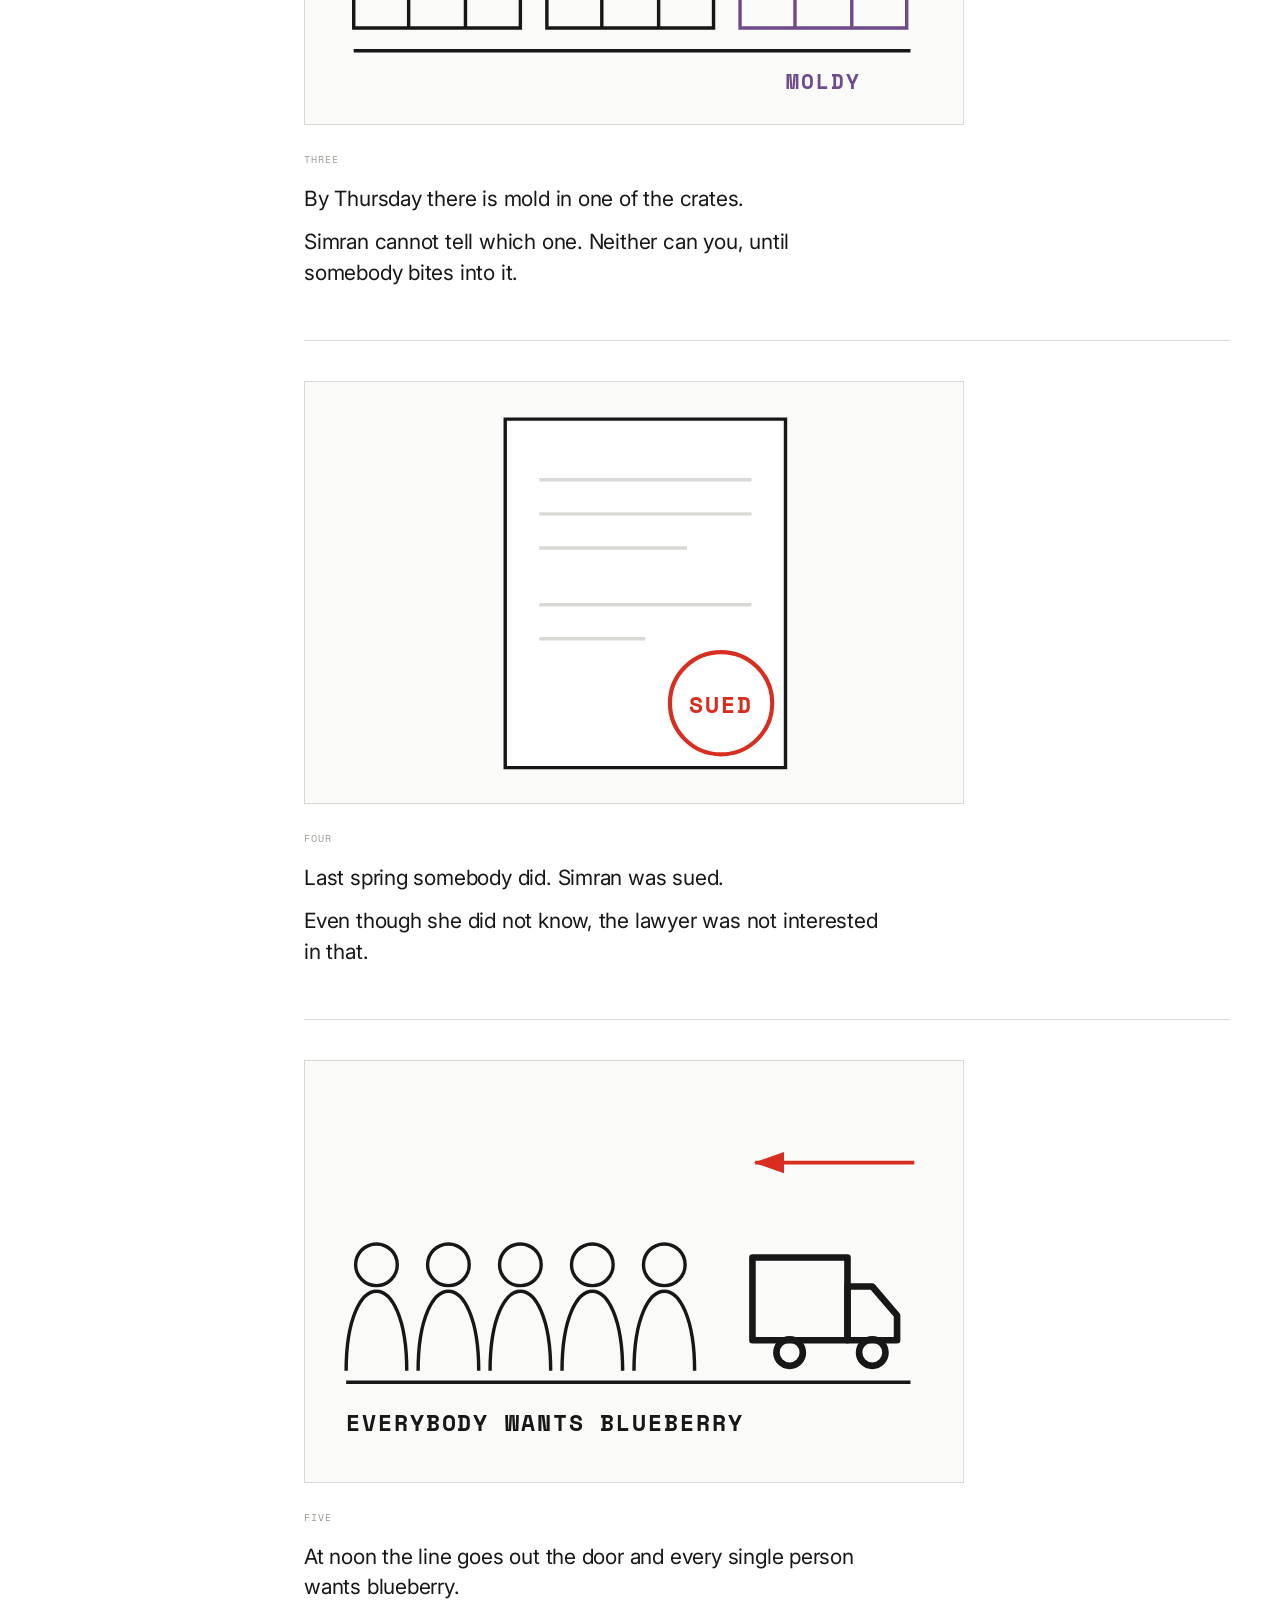
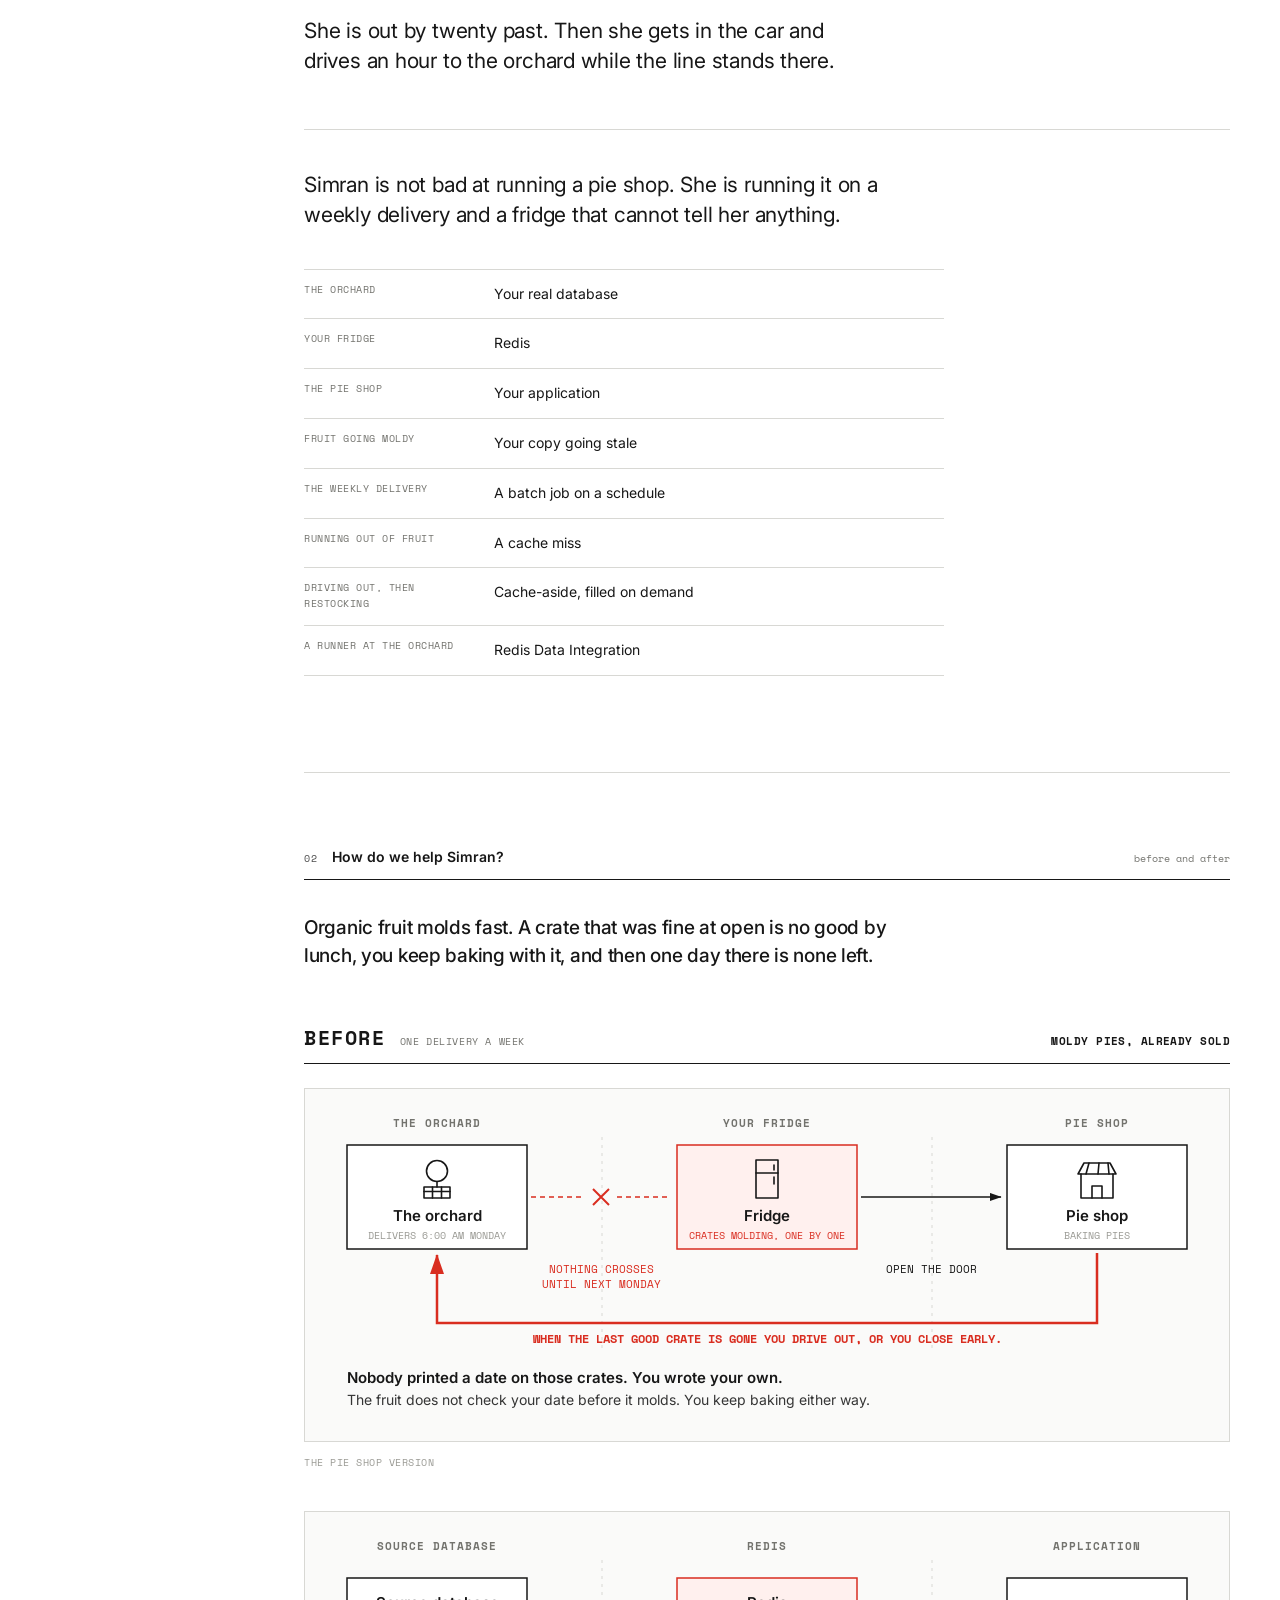
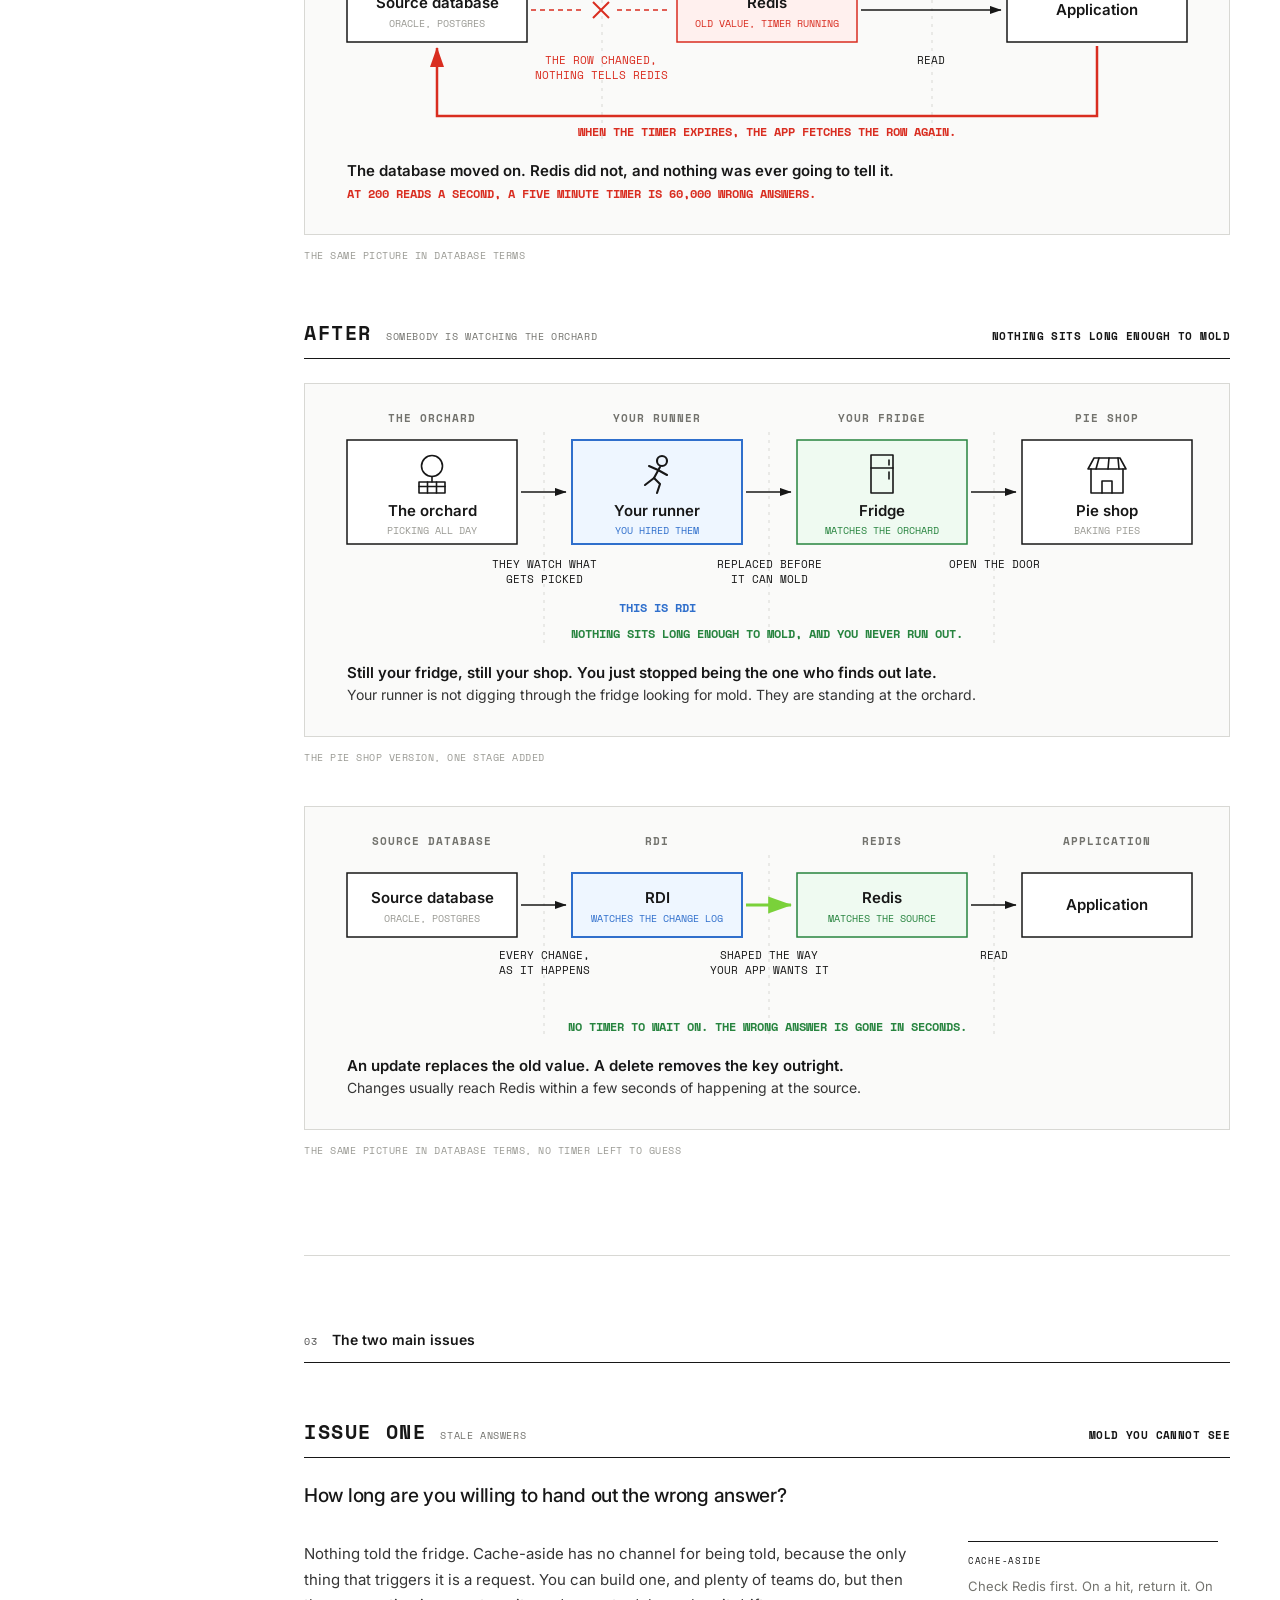
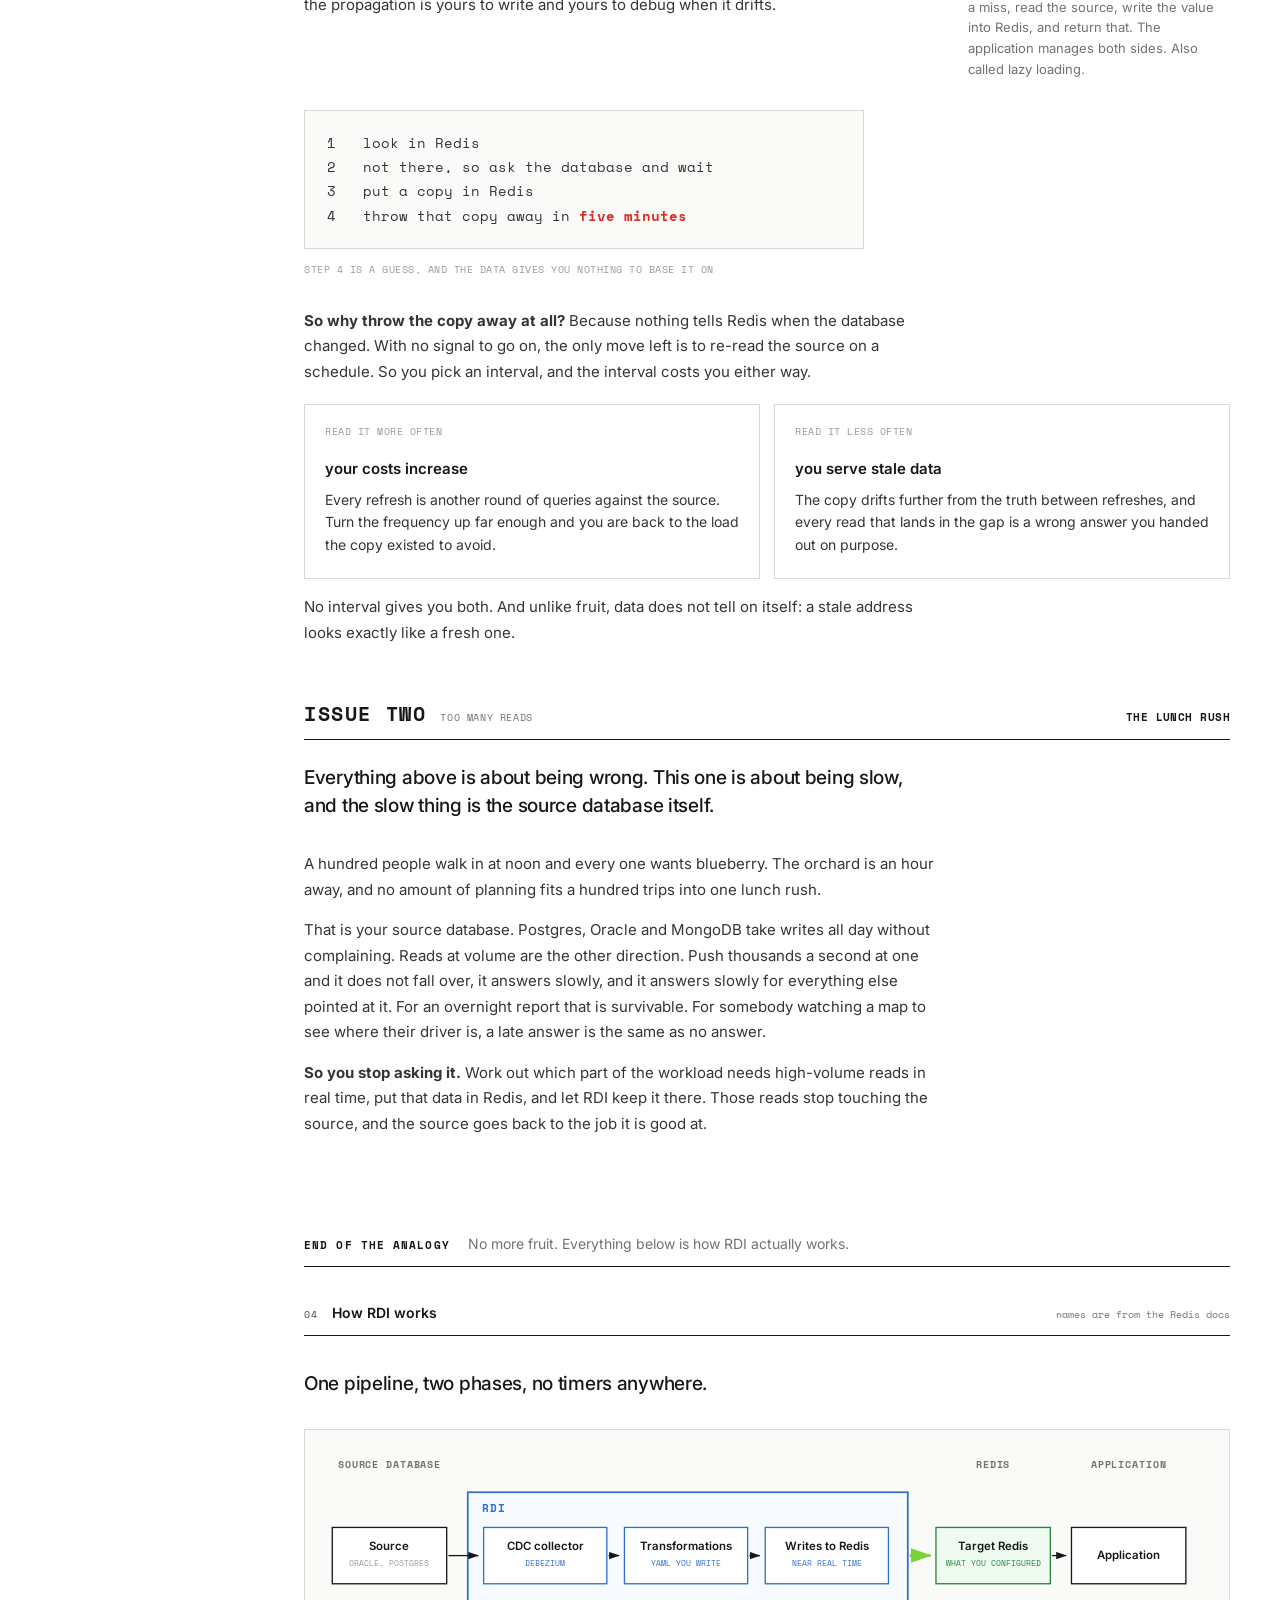
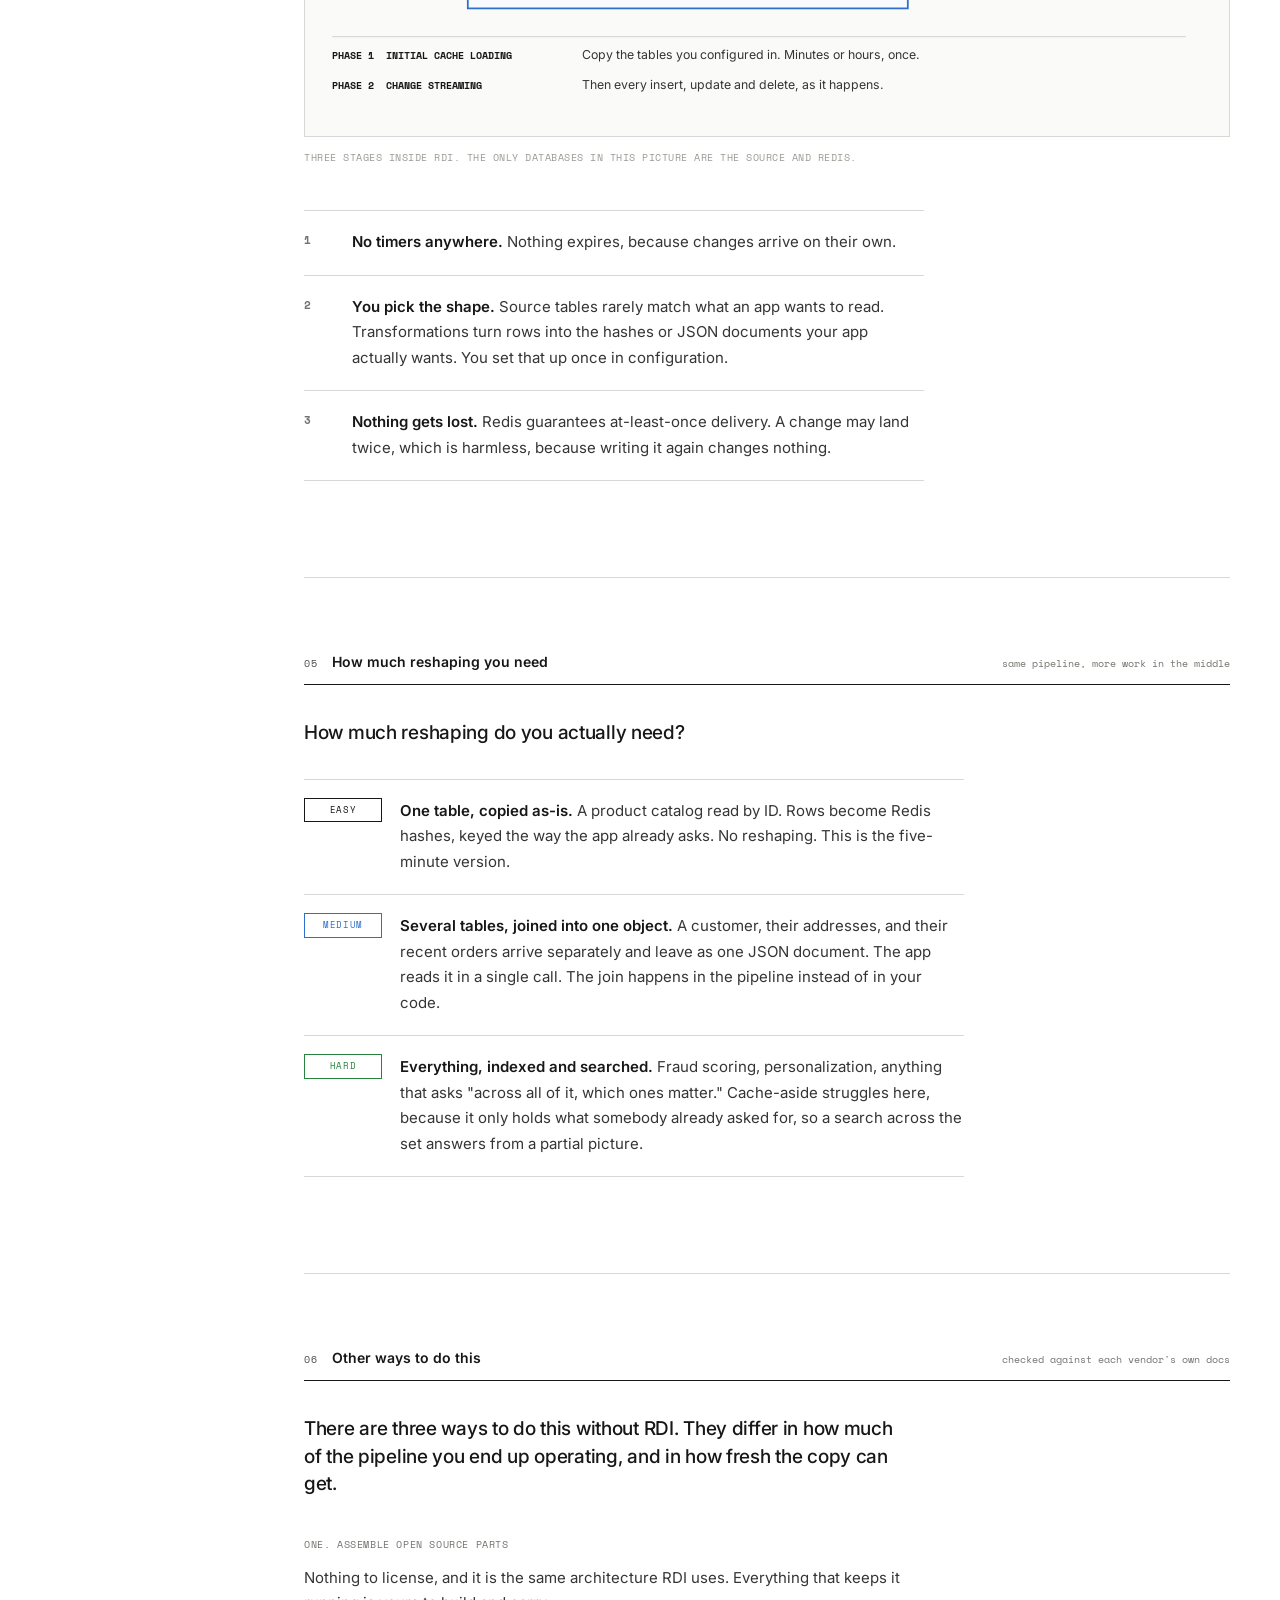
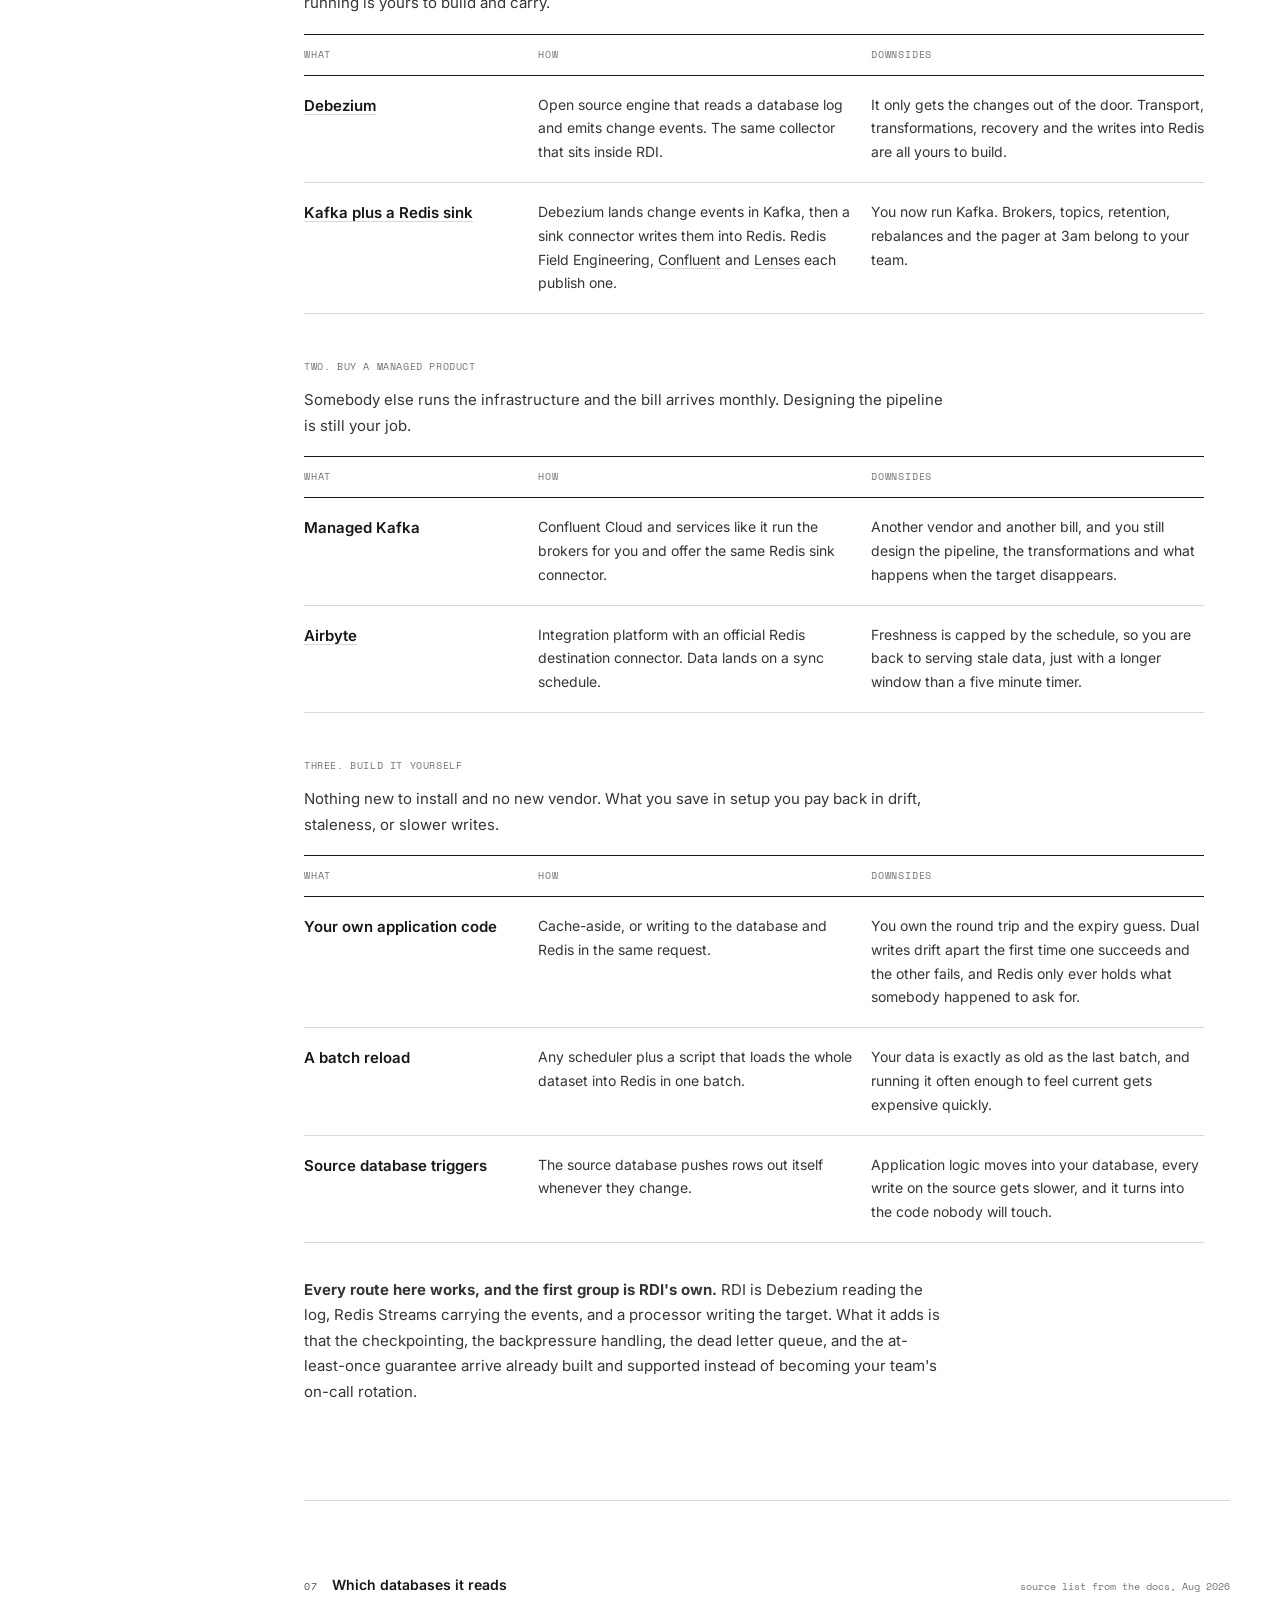
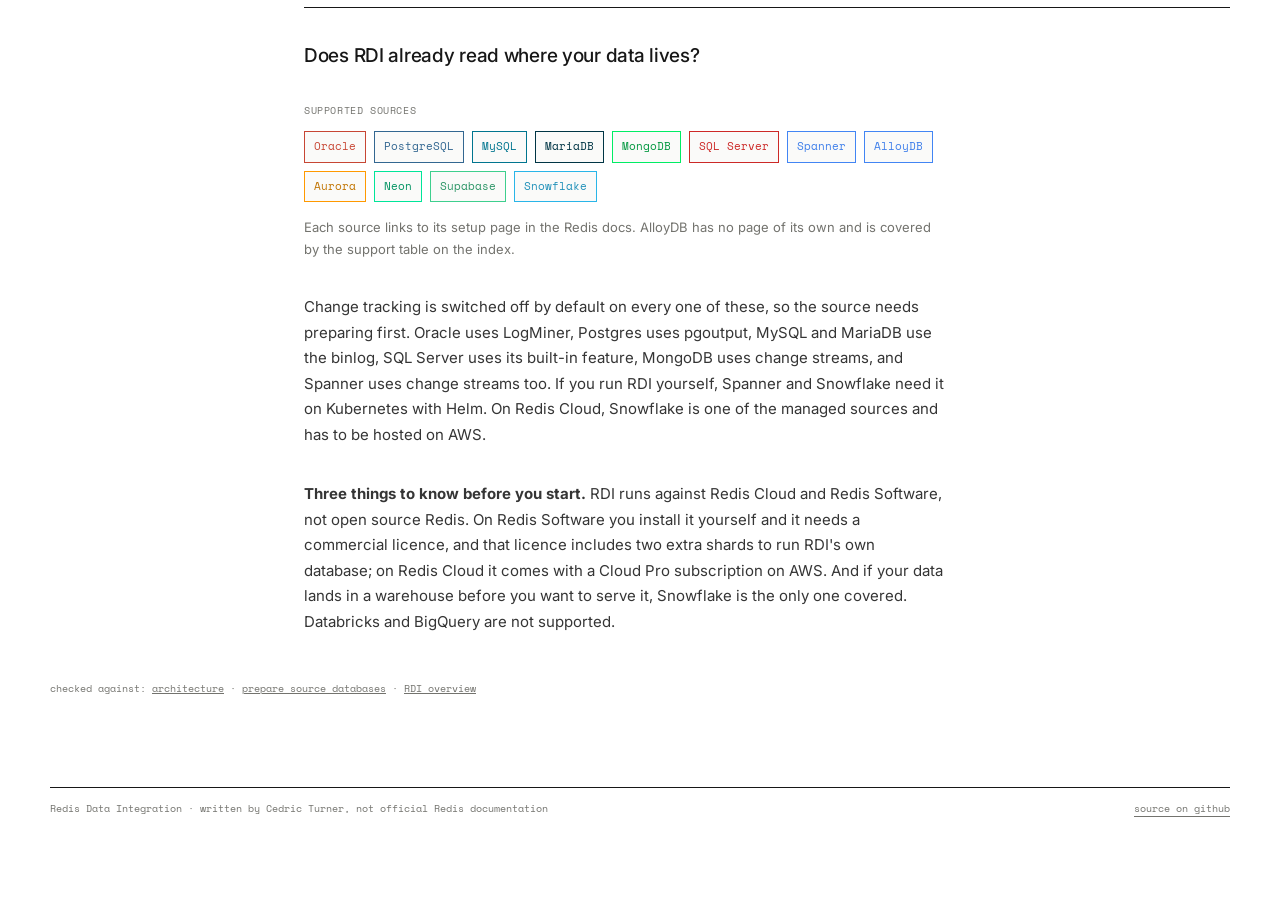
<file: redis-data-integration/index.html>
<!DOCTYPE html>
<html lang="en">
<head>
<meta charset="utf-8">
<meta name="viewport" content="width=device-width, initial-scale=1">
<title>Redis Data Integration</title>
<link rel="icon" href="data:image/svg+xml,%3Csvg xmlns='http://www.w3.org/2000/svg' viewBox='0 0 32 32'%3E%3Cline x1='11.5' y1='20.5' x2='20.5' y2='11.5' stroke='%23171717' stroke-width='2.4'/%3E%3Ccircle cx='7.5' cy='24.5' r='5' fill='%23171717'/%3E%3Ccircle cx='24.5' cy='7.5' r='5' fill='%23ffffff' stroke='%23171717' stroke-width='2.4'/%3E%3C/svg%3E">
<link href="https://fonts.googleapis.com/css2?family=Inter:wght@400;500;600&family=Space+Mono:wght@400;700&display=swap" rel="stylesheet">
<style>
:root {
  --paper: #fff;
  --ink: #171717;
  --text: #353535;
  --muted: #73736e;
  --rule: #d8d8d4;
  --surface: #fafaf9;
  --faint: #9a9a94;

  /* Redis brand accent, hex unconfirmed, see INTERNAL-NOTES */
  --redis-green: #7ad13a;

  --blue: #1f5b8f;
  --teal: #16807a;
  --green: #3f7c49;
  --ochre: #a66b1f;
  --orange: #b8512e;
  --rose: #aa4b73;
  --violet: #6e4b8b;

  --body: Inter, "Noto Sans JP", -apple-system, BlinkMacSystemFont, "Segoe UI", sans-serif;
  --mono: "Space Mono", "SFMono-Regular", Consolas, monospace;
}

* { box-sizing: border-box; }

body {
  margin: 0;
  background: var(--paper);
  color: var(--text);
  font-family: var(--body);
  font-size: 15px;
  line-height: 1.7;
  -webkit-font-smoothing: antialiased;
}

::selection { color: #fff; background: var(--ink); }
a { color: inherit; }

.page {
  width: min(1180px, calc(100% - 56px));
  margin: 0 auto;
  padding: 68px 0 80px;
}

.topbar {
  display: flex;
  justify-content: space-between;
  align-items: baseline;
  gap: 24px;
  padding-bottom: 12px;
  border-bottom: 1px solid var(--ink);
  font-family: var(--mono);
  font-size: 10px;
  color: var(--muted);
  letter-spacing: .06em;
}

.topbar a { text-decoration: none; }
.topbar a:hover { color: var(--blue); }

.handoff {
  display: flex;
  align-items: baseline;
  gap: 18px;
  margin: 96px 0 0;
  padding-bottom: 10px;
  border-bottom: 1px solid var(--ink);
}

.handoff-label {
  font-family: var(--mono);
  font-size: 11px;
  font-weight: 700;
  letter-spacing: .1em;
  color: var(--ink);
  white-space: nowrap;
}

.handoff-note {
  font-size: 14px;
  color: var(--muted);
}

.handoff + .panel { margin-top: 34px; padding-top: 0; border-top: 0; }

.withnote {
  display: grid;
  grid-template-columns: minmax(0, 620px) minmax(0, 250px);
  gap: 44px;
  align-items: start;
  margin-bottom: 30px;
}

.marginal {
  padding-top: 12px;
  border-top: 1px solid var(--ink);
  font-size: 13px;
  line-height: 1.6;
  color: var(--muted);
}

.marginal .m-label {
  display: block;
  margin-bottom: 7px;
  font-family: var(--mono);
  font-size: 9px;
  letter-spacing: .08em;
  color: var(--ink);
}

.marginal p { margin: 0; }
.withnote > p { margin: 0; }

@media (max-width: 1100px) {
  .withnote { grid-template-columns: minmax(0, 1fr); gap: 20px; }
  .marginal { max-width: 520px; }
}

.masthead {
  display: grid;
  grid-template-columns: 116px minmax(0, 1fr);
  max-width: 440px;
  margin: 26px 0 0;
  border-top: 1px solid var(--rule);
}

.masthead dt {
  font-family: var(--mono);
  font-size: 9px;
  letter-spacing: .08em;
  color: var(--muted);
  padding: 10px 14px 11px 0;
  border-bottom: 1px solid var(--rule);
}

.masthead dd {
  margin: 0;
  padding: 10px 0 11px;
  border-bottom: 1px solid var(--rule);
  font-size: 13px;
  color: var(--ink);
}

.kicker {
  font-family: var(--mono);
  font-size: 10px;
  letter-spacing: .08em;
  color: #4a4a4a;
  margin: 76px 0 20px;
}

.hero { margin-bottom: 76px; }

h1 {
  font-size: clamp(48px, 8vw, 88px);
  font-weight: 500;
  letter-spacing: -.065em;
  line-height: .92;
  max-width: 840px;
  margin: 0 0 28px;
  color: var(--ink);
}

.intro {
  font-size: 16px;
  line-height: 1.75;
  color: #4a4a4a;
  max-width: 520px;
  margin: 0;
}

.intro b { color: var(--ink); font-weight: 600; }

.intro a {
  text-decoration: underline;
  text-decoration-thickness: 1px;
  text-decoration-color: var(--rule);
  text-underline-offset: 3px;
  transition: color 120ms ease, text-decoration-color 120ms ease;
}

.intro a:hover { color: var(--blue); text-decoration-color: var(--blue); }
.intro a:focus-visible { outline: 1.5px solid var(--blue); outline-offset: 3px; }

/* ---------- tl;dr ---------- */

.tldr {
  max-width: 880px;
  margin: 0 0 76px;
  padding-top: 26px;
  border-top: 1px solid var(--ink);
}

.tldr-label {
  display: block;
  font-family: var(--mono);
  font-size: 10px;
  letter-spacing: .08em;
  color: var(--ink);
  margin-bottom: 14px;
}

.tldr-lede {
  font-size: 19px;
  line-height: 1.55;
  color: var(--ink);
  max-width: 660px;
  margin: 0 0 32px;
}

.tldr-lede b { font-weight: 600; }

.cards {
  display: grid;
  grid-template-columns: repeat(2, minmax(0, 1fr));
  gap: 14px;
  margin-top: 20px;
}

.card {
  padding: 18px 20px 22px;
  border: 1px solid var(--rule);
  background: var(--paper);
}

.card-num {
  display: block;
  font-family: var(--mono);
  font-size: 10px;
  letter-spacing: .05em;
  color: var(--faint);
  margin-bottom: 16px;
}

.card-name {
  display: block;
  font-size: 15px;
  font-weight: 600;
  color: var(--ink);
  margin-bottom: 7px;
}

.card p {
  margin: 0;
  font-size: 14px;
  line-height: 1.6;
  color: var(--text);
}

.card-note {
  margin-top: 14px !important;
  padding-top: 13px;
  border-top: 1px solid var(--rule);
  color: var(--muted) !important;
  font-size: 13px !important;
}

.story { margin: 42px 0 0; }

.spread {
  padding: 40px 0 52px;
  border-top: 1px solid var(--rule);
}

.spread:last-of-type { border-bottom: 1px solid var(--rule); }

.spread-art {
  max-width: 660px;
  padding: 22px 26px 20px;
  background: var(--surface);
  border: 1.5px solid var(--rule);
}

.spread-art svg { display: block; width: 100%; height: auto; }

.spread-num {
  display: block;
  margin-bottom: 16px;
  font-family: var(--mono);
  font-size: 10px;
  letter-spacing: .1em;
  color: var(--faint);
}

.spread-text { max-width: 620px; margin-top: 26px; }

.spread-text p {
  margin: 0;
  max-width: 580px;
  font-size: 21px;
  line-height: 1.45;
  letter-spacing: -.01em;
  color: var(--ink);
}

.spread-text .aside { margin-top: 13px; }

.story-close {
  max-width: 620px;
  margin: 40px 0 0;
  font-size: 21px;
  line-height: 1.45;
  letter-spacing: -.01em;
  color: var(--ink);
}

.tldr-sub {
  display: block;
  margin-top: 38px;
  font-family: var(--mono);
  font-size: 10px;
  letter-spacing: .08em;
  color: var(--ink);
}

.tldr-why {
  max-width: 660px;
  margin: 32px 0 0;
  padding-left: 20px;
  border-left: 1px solid var(--ink);
  font-size: 15px;
  line-height: 1.65;
  color: var(--ink);
}

/* ---------- sticky section rail ---------- */

.mobile-section-picker { display: none; }

.scroll-layout {
  display: grid;
  grid-template-columns: minmax(164px, 190px) minmax(0, 1fr);
  gap: clamp(36px, 5vw, 64px);
  align-items: start;
}

.nav {
  display: grid;
  grid-template-columns: 1fr;
  gap: 0;
  margin: 0;
  padding: 0;
  background: transparent;
  border: 0;
}

.nav-step {
  min-width: 0;
  display: grid;
  grid-template-columns: 34px minmax(0, 1fr);
  align-items: center;
  justify-items: start;
  gap: 0;
  padding: 11px 12px;
  color: var(--muted);
  background: transparent;
  border: 0;
  border-radius: 0;
  cursor: pointer;
  font-family: var(--body);
  font-size: 13px;
  text-align: left;
}

.nav-step:hover { color: var(--ink); }

.section-rail {
  --rail-progress: 0%;
  position: sticky;
  top: 24px;
  display: flex;
  flex-direction: column;
  justify-content: space-between;
  height: calc(100vh - 48px);
  min-height: 560px;
  margin: 0;
  padding: 4px 0;
  border: 0;
  isolation: isolate;
}

.section-rail::before,
.section-rail::after {
  content: "";
  position: absolute;
  z-index: -1;
  top: 20px;
  left: 16px;
  width: 2px;
  border-radius: 60% 40% 55% 45%;
  transform: rotate(-.25deg);
}

.section-rail::before {
  bottom: 20px;
  background: repeating-linear-gradient(to bottom, #d6d3d1 0 8px, #ebe8e3 8px 11px);
}

.section-rail::after {
  height: calc((100% - 40px) * var(--rail-progress) / 100%);
  background: repeating-linear-gradient(to bottom, var(--ink) 0 9px, #555 9px 11px);
  transition: height .35s ease;
}

.section-rail .nav-step {
  width: 100%;
  position: relative;
  padding: 5px 4px 5px 0;
  text-align: left;
  border: 0;
  background: transparent;
}

.section-rail .step-num {
  width: 28px;
  height: 28px;
  display: flex;
  align-items: center;
  justify-content: center;
  flex-shrink: 0;
  font-family: var(--mono);
  font-size: 11px;
  font-weight: 700;
  color: #aaa;
  background: var(--paper);
  border: 1.5px solid #c9c5be;
  border-radius: 52% 48% 45% 55%;
  transform: rotate(-2deg);
}

.section-rail .nav-step:nth-child(even) .step-num {
  border-radius: 46% 54% 52% 48%;
  transform: rotate(2deg);
}

.section-rail .nav-step.passed .step-num { color: var(--ink); border-color: var(--ink); }
.section-rail .nav-step.active { color: var(--ink); background: transparent; }

.section-rail .nav-step.active .step-num {
  color: var(--paper);
  background: var(--shape-color);
  border-color: var(--shape-color);
  transform: rotate(-4deg) scale(1.08);
}

.section-rail .nav-step[data-shape="circle"]   { --shape-color: #d95721; }
.section-rail .nav-step[data-shape="square"]   { --shape-color: #2f6fcc; }
.section-rail .nav-step[data-shape="diamond"]  { --shape-color: #b7790b; --shape-text: #171717; }
.section-rail .nav-step[data-shape="triangle"] { --shape-color: #7c3fa0; }
.section-rail .nav-step[data-shape="hexagon"]  { --shape-color: #27843f; }
.section-rail .nav-step[data-shape="squircle"] { --shape-color: #b52f35; }
.section-rail .nav-step[data-shape="burst"]    { --shape-color: #147d7e; }

.section-rail .nav-step.active .step-num { color: var(--shape-text, #fff); }

.section-rail .nav-step[data-shape="circle"].active .step-num {
  border-radius: 50%;
  transform: rotate(-2deg) scale(1.08);
}

.section-rail .nav-step[data-shape="square"] .step-num {
  border-radius: 12% 7% 14% 5%;
  transform: rotate(3deg);
}

.section-rail .nav-step[data-shape="diamond"] .step-num {
  border-radius: 7%;
  clip-path: polygon(50% 0, 100% 50%, 50% 100%, 0 50%);
}

.section-rail .nav-step[data-shape="triangle"] .step-num {
  padding-top: 5px;
  border: 0;
  clip-path: polygon(50% 0, 100% 100%, 0 100%);
  background: #f3f1ed;
  filter: drop-shadow(0 0 1px #777);
}

.section-rail .nav-step[data-shape="triangle"].active .step-num { background: var(--shape-color); }

.section-rail .nav-step[data-shape="hexagon"] .step-num {
  border: 0;
  clip-path: polygon(25% 5%, 75% 5%, 100% 50%, 75% 95%, 25% 95%, 0 50%);
  background: #f3f1ed;
  filter: drop-shadow(0 0 1px #777);
}

.section-rail .nav-step[data-shape="hexagon"].active .step-num { background: var(--shape-color); }

.section-rail .nav-step[data-shape="squircle"] .step-num {
  border-radius: 44% 56% 48% 52% / 52% 43% 57% 48%;
}

.section-rail .nav-step[data-shape="burst"] .step-num {
  border: 0;
  clip-path: polygon(50% 0, 62% 24%, 85% 15%, 76% 39%, 100% 50%, 76% 61%, 85% 85%, 62% 76%, 50% 100%, 38% 76%, 15% 85%, 24% 61%, 0 50%, 24% 39%, 15% 15%, 38% 24%);
  background: #f3f1ed;
  filter: drop-shadow(0 0 1px #777);
}

.section-rail .nav-step[data-shape="burst"].active .step-num { background: var(--shape-color); }

.section-rail .nav-step:not(.active) .step-num {
  width: 28px;
  height: 28px;
  padding: 0;
  color: #666;
  background: var(--paper);
  border: 1.5px solid #aaa;
  border-radius: 52% 48% 45% 55%;
  clip-path: none;
  filter: none;
  transform: rotate(-2deg);
}

.section-rail .step-lbl {
  padding: 3px 5px;
  background: rgba(250, 250, 249, .92);
  line-height: 1.3;
}

.section-rail .nav-step:focus-visible { outline: 2px solid var(--ink); outline-offset: 3px; }

.scroll-article { min-width: 0; }
.panel { scroll-margin-top: 32px; }

.panel + .panel {
  margin-top: 96px;
  padding-top: 72px;
  border-top: 1px solid var(--rule);
}

/* ---------- section internals ---------- */

.sec-head {
  display: flex;
  align-items: baseline;
  gap: 14px;
  margin-bottom: 34px;
  padding-bottom: 10px;
  border-bottom: 1px solid var(--ink);
}

.sec-num {
  font-family: var(--mono);
  font-size: 10px;
  letter-spacing: .08em;
  color: #4a4a4a;
  transition: color 120ms ease;
}

section:hover .sec-num { color: var(--sec-ink); }

h2 { font-size: 14px; font-weight: 600; margin: 0; color: var(--ink); }

.sec-note {
  margin-left: auto;
  font-family: var(--mono);
  font-size: 10px;
  color: var(--muted);
  text-align: right;
}

.panel { --sec-ink: var(--blue); }
.panel:nth-of-type(2) { --sec-ink: var(--teal); }
.panel:nth-of-type(3) { --sec-ink: var(--green); }
.panel:nth-of-type(4) { --sec-ink: var(--ochre); }
.panel:nth-of-type(5) { --sec-ink: var(--orange); }
.panel:nth-of-type(6) { --sec-ink: var(--rose); }
.panel:nth-of-type(7) { --sec-ink: var(--violet); }

p { max-width: 640px; }

.point {
  font-size: 19px;
  line-height: 1.45;
  font-weight: 500;
  letter-spacing: -.015em;
  color: var(--ink);
  max-width: 600px;
  margin: 0 0 32px;
}

/* ---------- diagrams ---------- */

.dag-wrap {
  overflow-x: auto;
  padding: 20px 22px 22px;
  background: var(--surface);
  border: 1.5px solid var(--rule);
  margin: 0;
}

.dag-wrap svg { display: block; width: 100%; height: auto; }

.dag-cap {
  font-family: var(--mono);
  font-size: 10px;
  letter-spacing: .05em;
  color: var(--faint);
  margin: 12px 0 0;
  max-width: 640px;
}

.dag + .dag { margin-top: 40px; }

.ba-head {
  display: flex;
  align-items: baseline;
  gap: 14px;
  margin: 52px 0 24px;
  padding-bottom: 8px;
  border-bottom: 1px solid var(--ink);
}

.ba-head:first-of-type { margin-top: 8px; }

.ba-label {
  font-family: var(--mono);
  font-size: 20px;
  font-weight: 700;
  letter-spacing: .08em;
  color: var(--ink);
}

.ba-sub {
  font-family: var(--mono);
  font-size: 10px;
  letter-spacing: .06em;
  color: var(--muted);
}

.ba-cost {
  margin-left: auto;
  font-family: var(--mono);
  font-size: 11px;
  font-weight: 700;
  letter-spacing: .04em;
  color: var(--ink);
}

/* ---------- story beats ---------- */

.beats {
  list-style: none;
  margin: 0;
  padding: 0;
  max-width: 620px;
  counter-reset: b;
}

.beats li {
  display: grid;
  grid-template-columns: 34px minmax(0, 1fr);
  gap: 14px;
  padding: 18px 0 20px;
  border-bottom: 1px solid var(--rule);
}

.beats li:first-child { border-top: 1px solid var(--rule); }

.beats li::before {
  counter-increment: b;
  content: counter(b);
  font-family: var(--mono);
  font-size: 11px;
  font-weight: 700;
  color: var(--muted);
  padding-top: 2px;
}

.beats b { color: var(--ink); font-weight: 600; }

/* ---------- mapping ---------- */

.map {
  display: grid;
  grid-template-columns: 190px minmax(0, 1fr);
  max-width: 640px;
  margin: 38px 0 0;
  border-top: 1px solid var(--rule);
}

.map dt {
  font-family: var(--mono);
  font-size: 10px;
  letter-spacing: .05em;
  color: var(--muted);
  padding: 12px 16px 13px 0;
  border-bottom: 1px solid var(--rule);
  line-height: 1.6;
}

.map dd {
  margin: 0;
  padding: 12px 0 13px;
  border-bottom: 1px solid var(--rule);
  font-size: 14px;
  color: var(--ink);
}

/* ---------- talk track ---------- */

.say {
  max-width: 600px;
  margin-top: 38px;
  padding-left: 20px;
  border-left: 1px solid var(--ink);
}

.say-label {
  display: block;
  font-family: var(--mono);
  font-size: 9px;
  letter-spacing: .08em;
  color: var(--ink);
  margin-bottom: 8px;
}

.say p { margin: 0; }

/* ---------- code ---------- */

pre {
  margin: 0;
  padding: 20px 22px;
  background: var(--surface);
  border: 1.5px solid var(--rule);
  overflow-x: auto;
  font-family: var(--mono);
  font-size: 13.5px;
  line-height: 1.8;
  color: var(--text);
  max-width: 560px;
}

.bad { color: #d92d20; font-weight: 700; }

/* ---------- outcome list ---------- */

.outs { list-style: none; margin: 0; padding: 0; max-width: 660px; }

.outs li {
  display: grid;
  grid-template-columns: 78px minmax(0, 1fr);
  gap: 18px;
  align-items: start;
  padding: 18px 0 20px;
  border-bottom: 1px solid var(--rule);
}

.outs li:first-child { border-top: 1px solid var(--rule); }
.outs b { color: var(--ink); font-weight: 600; }

.lvl-tag {
  font-family: var(--mono);
  font-size: 9px;
  letter-spacing: .08em;
  color: var(--ink);
  border: 1.5px solid var(--ink);
  padding: 3px 7px 4px;
  text-align: center;
}

.lvl-tag.b2 { border-color: #2f6fcc; color: #2f6fcc; }
.lvl-tag.b3 { border-color: #27843f; color: #27843f; }

/* ---------- source support ---------- */

.chips { display: flex; flex-wrap: wrap; gap: 8px; max-width: 660px; }

.chip {
  font-family: var(--mono);
  font-size: 11px;
  color: var(--ink);
  background: var(--surface);
  border: 1.5px solid var(--rule);
  padding: 5px 9px 6px;
}

.chip.prev { border-color: #b7790b; color: #b7790b; }

a.chip { text-decoration: none; }
a.chip:hover {
  text-decoration: underline;
  text-decoration-thickness: 1px;
  text-underline-offset: 3px;
}

.tbl-wrap { overflow-x: auto; }

.tbl {
  width: 100%;
  max-width: 900px;
  min-width: 660px;
  border-collapse: collapse;
  border-top: 1px solid var(--ink);
}

.tbl th {
  font-family: var(--mono);
  font-size: 10px;
  letter-spacing: .08em;
  color: var(--muted);
  font-weight: 400;
  text-align: left;
  padding: 11px 18px 12px 0;
  border-bottom: 1px solid var(--ink);
}

.tbl td {
  padding: 17px 18px 18px 0;
  border-bottom: 1px solid var(--rule);
  vertical-align: top;
  font-size: 14px;
}

.tbl td:first-child {
  width: 156px;
  font-size: 15px;
  font-weight: 600;
  color: var(--ink);
}

.tbl th:last-child, .tbl td:last-child { padding-right: 0; }
.tbl td:nth-child(2), .tbl td:nth-child(3) { width: 37%; }

.tbl a {
  text-decoration: underline;
  text-decoration-thickness: 1px;
  text-decoration-color: var(--rule);
  text-underline-offset: 3px;
  transition: color 120ms ease, text-decoration-color 120ms ease;
}

.tbl a:hover { color: var(--blue); text-decoration-color: var(--blue); }

.chip-label {
  font-family: var(--mono);
  font-size: 10px;
  letter-spacing: .06em;
  color: var(--muted);
  margin: 30px 0 12px;
}

.chip-label:first-of-type { margin-top: 0; }

/* ---------- draft ---------- */

.draft {
  max-width: 640px;
  margin: 38px 0 0;
  padding: 14px 0 0;
  border-top: 1px solid var(--ink);
  font-size: 13px;
  color: var(--muted);
}

.draft-label {
  font-family: var(--mono);
  font-size: 9px;
  letter-spacing: .08em;
  color: var(--ink);
  display: block;
  margin-bottom: 4px;
}

.footer {
  margin-top: 88px;
  padding-top: 12px;
  border-top: 1px solid var(--ink);
  display: flex;
  justify-content: space-between;
  gap: 24px;
  font-family: var(--mono);
  font-size: 10px;
  color: var(--muted);
}

.footer a { text-underline-offset: 4px; }
.footer a:hover { color: var(--blue); }

.sources {
  max-width: 640px;
  margin-top: 30px;
  font-family: var(--mono);
  font-size: 10px;
  line-height: 2;
  color: var(--muted);
}

.sources a:hover { color: var(--blue); }

@media (max-width: 860px) {
  .cards { grid-template-columns: 1fr; }
  .spread-art { padding: 16px 16px 14px; }
  .spread-text p { font-size: 18px; }
  .story-close { font-size: 19px; }
  .map { grid-template-columns: 1fr; }
  .map dt { border-bottom: 0; padding-bottom: 0; }
  .map dd { padding-top: 2px; }
  .outs li { grid-template-columns: 1fr; gap: 8px; }
  .lvl-tag { justify-self: start; padding: 3px 10px 4px; }
}

@media (max-width: 800px) {
  .scroll-layout { grid-template-columns: minmax(0, 1fr); gap: 0; }
  .section-rail { display: none; }

  .mobile-section-picker {
    position: sticky;
    top: 0;
    z-index: 20;
    display: block;
    margin: 0 -14px 28px;
    padding: 10px 14px;
    background: rgba(250, 250, 249, .96);
    border-top: 1px solid var(--ink);
    border-bottom: 1px solid var(--ink);
    backdrop-filter: blur(10px);
  }

  .mobile-section-picker label {
    display: block;
    margin-bottom: 4px;
    color: var(--faint);
    font-family: var(--mono);
    font-size: 9px;
    letter-spacing: .08em;
    text-transform: uppercase;
  }

  #mobile-section-nav {
    width: 100%;
    padding: 4px 28px 4px 0;
    color: var(--ink);
    background: transparent;
    border: 0;
    border-radius: 0;
    font-family: var(--body);
    font-size: 14px;
  }
}

@media (max-width: 720px) {
  .page { width: min(100% - 36px, 1180px); padding: 42px 0 64px; }
  .tldr { margin-bottom: 44px; }
  .tldr-lede { font-size: 17px; }
  h1 { font-size: clamp(46px, 15vw, 70px); }
  .kicker { margin-top: 48px; }
  .hero { margin-bottom: 44px; }
  .panel + .panel { margin-top: 60px; padding-top: 48px; }
  .point { font-size: 17px; }
  .dag-wrap { padding: 14px; }
  .sec-head { flex-wrap: wrap; }
  .sec-note { margin-left: 0; width: 100%; text-align: left; }
  .topbar, .footer { flex-direction: column; gap: 6px; }
}

@media (prefers-reduced-motion: reduce) {
  *, *::before, *::after { scroll-behavior: auto !important; transition-duration: .01ms !important; }
}

@media print {
  .page { width: 100%; padding: 0; }
  .scroll-layout { display: block; }
  .section-rail, .mobile-section-picker, .draft { display: none; }
  .panel { break-inside: avoid; }
  .panel + .panel { margin-top: 40px; padding-top: 0; border-top: 0; }
  .dag-wrap { break-inside: avoid; background: #fff; }
  .hero { margin-bottom: 40px; }
  h1 { font-size: 48px; }
}
</style>
</head>
<body>

<svg width="0" height="0" style="position:absolute" aria-hidden="true" focusable="false"><defs>
  <marker id="a" viewBox="0 0 10 7" refX="9.5" refY="3.5" markerWidth="8" markerHeight="6" orient="auto">
    <path d="M0 0 L10 3.5 L0 7 z" fill="#171717"></path>
  </marker>
  <marker id="ar" viewBox="0 0 10 7" refX="9.5" refY="3.5" markerWidth="8" markerHeight="6" orient="auto">
    <path d="M0 0 L10 3.5 L0 7 z" fill="#d92d20"></path>
  </marker>
  <marker id="ag" viewBox="0 0 10 7" refX="9.5" refY="3.5" markerWidth="8" markerHeight="6" orient="auto">
    <path d="M0 0 L10 3.5 L0 7 z" fill="#27843f"></path>
  </marker>
  <marker id="arg" viewBox="0 0 10 7" refX="9.5" refY="3.5" markerWidth="8" markerHeight="6" orient="auto">
    <path d="M0 0 L10 3.5 L0 7 z" fill="#7ad13a"></path>
  </marker>

  <symbol id="ico-orchard" viewBox="0 0 44 44">
    <g fill="none" stroke="#171717" stroke-width="1.6" stroke-linejoin="round" stroke-linecap="round">
      <circle cx="22" cy="14" r="10.5"></circle>
      <path d="M22 24.5 v5.5"></path>
      <path d="M9 30 h26 v11 H9 Z"></path>
      <path d="M9 34.5 h26"></path>
      <path d="M17.5 30 v11 M26.5 30 v11"></path>
    </g>
  </symbol>

  <symbol id="ico-fridge" viewBox="0 0 44 44">
    <g fill="none" stroke="#171717" stroke-width="1.6" stroke-linejoin="round" stroke-linecap="round">
      <rect x="11" y="3" width="22" height="38"></rect>
      <path d="M11 16 h22"></path>
      <path d="M29 8 v5 M29 20 v7"></path>
    </g>
  </symbol>

  <symbol id="ico-shop" viewBox="0 0 44 44">
    <g fill="none" stroke="#171717" stroke-width="1.6" stroke-linejoin="round" stroke-linecap="round">
      <path d="M6 17 v24 h32 V17"></path>
      <path d="M3 17 L9 6 h26 l6 11 Z"></path>
      <path d="M14 6 L11 17 M24 6 L23 17 M33 6 L34 17"></path>
      <path d="M17 41 v-12 h10 v12"></path>
    </g>
  </symbol>

  <symbol id="ico-runner" viewBox="0 0 44 44">
    <g fill="none" stroke="#171717" stroke-width="2.1" stroke-linejoin="round" stroke-linecap="round">
      <circle cx="27" cy="9" r="5"></circle>
      <path d="M25 15 L19 26"></path>
      <path d="M19 26 L25 32 L22 41"></path>
      <path d="M19 26 L10 33"></path>
      <path d="M23 18 L32 23"></path>
      <path d="M23 18 L14 14"></path>
    </g>
  </symbol>

  <symbol id="ico-van" viewBox="0 0 44 44">
    <g fill="none" stroke="#171717" stroke-width="1.6" stroke-linejoin="round" stroke-linecap="round">
      <path d="M3 12 h23 v20 H3 Z"></path>
      <path d="M26 19 h6 l6 7 v6 H26 Z"></path>
      <circle cx="12" cy="35" r="3.2"></circle>
      <circle cx="32" cy="35" r="3.2"></circle>
    </g>
  </symbol>
</defs></svg>

<div class="page">

  <div class="topbar">
    <span><a href="../">&larr; all explainers</a></span>
    <span>august 2026</span>
  </div>

  <dl class="masthead">
    <dt>WRITTEN BY</dt><dd>Cedric Turner</dd>
    <dt>PURPOSE</dt><dd>Personal explainer</dd>
  </dl>

  <p class="kicker">RDI 101</p>

  <div class="hero">
    <h1>Redis Data Integration</h1>
    <p class="intro"><b>AKA <a href="https://redis.io/docs/latest/integrate/redis-data-integration/">RDI</a>.</b> Everyone keeps a copy of their data in Redis. The only argument is how the copy stays right.</p>
  </div>

  <div class="tldr">
    <span class="tldr-label">TL;DR</span>

    <p class="tldr-lede">Redis Data Integration keeps the copy of your data in Redis <b>in sync with the database it came from</b>.</p>

    <div class="dag">
      <div class="dag-wrap">
        <svg viewBox="0 0 880 122" style="min-width:620px" role="img" aria-label="Your source database on the left, Redis in the middle, your application on the right. Redis Data Integration moves every change out of the source database into Redis as it happens. The application reads from Redis instead of from the source database.">
          <rect x="20" y="20" width="200" height="76" fill="#fff" stroke="#171717" stroke-width="1.5"></rect>
          <text x="120" y="53" font-family="Inter, sans-serif" font-size="15" font-weight="600" fill="#171717" text-anchor="middle">Source database</text>
          <text x="120" y="73" font-family="Space Mono, monospace" font-size="10" letter-spacing="1" fill="#73736e" text-anchor="middle">WHERE IT IS TRUE</text>

          <text x="280" y="42" font-family="Space Mono, monospace" font-size="11" font-weight="700" letter-spacing="1" fill="#171717" text-anchor="middle">RDI</text>
          <line x1="222" y1="58" x2="336" y2="58" stroke="#171717" stroke-width="1.5" marker-end="url(#a)"></line>
          <text x="280" y="78" font-family="Space Mono, monospace" font-size="10" letter-spacing="1" fill="#73736e" text-anchor="middle">EVERY CHANGE</text>

          <rect x="340" y="20" width="200" height="76" fill="#fff" stroke="#171717" stroke-width="1.5"></rect>
          <text x="440" y="53" font-family="Inter, sans-serif" font-size="15" font-weight="600" fill="#171717" text-anchor="middle">Redis</text>
          <text x="440" y="73" font-family="Space Mono, monospace" font-size="10" letter-spacing="1" fill="#73736e" text-anchor="middle">WHERE IT IS FAST</text>

          <text x="600" y="42" font-family="Space Mono, monospace" font-size="11" font-weight="700" letter-spacing="1" fill="#171717" text-anchor="middle">READS</text>
          <line x1="542" y1="58" x2="656" y2="58" stroke="#171717" stroke-width="1.5" marker-end="url(#a)"></line>
          <text x="600" y="78" font-family="Space Mono, monospace" font-size="10" letter-spacing="1" fill="#73736e" text-anchor="middle">UNDER 1 MS</text>

          <rect x="660" y="20" width="200" height="76" fill="#fff" stroke="#171717" stroke-width="1.5"></rect>
          <text x="760" y="53" font-family="Inter, sans-serif" font-size="15" font-weight="600" fill="#171717" text-anchor="middle">Your application</text>
          <text x="760" y="73" font-family="Space Mono, monospace" font-size="10" letter-spacing="1" fill="#73736e" text-anchor="middle">WHERE SOMEBODY WAITS</text>
        </svg>
      </div>
      <p class="dag-cap">READS FOR THIS DATA STOP GOING TO THE SOURCE DATABASE.</p>
    </div>

    <span class="tldr-sub">TWO REASONS PEOPLE NEED IT</span>

    <div class="cards">
      <div class="card">
        <span class="card-num">01</span>
        <span class="card-name">the answer is wrong</span>
        <p>The row changed at the source. Redis kept handing out the old one, and nothing in the data says so. The application acted on it anyway.</p>
        <p class="card-note">In the pie shop: you baked with fruit that molded three days ago, and you sold it.</p>
      </div>
      <div class="card">
        <span class="card-num">02</span>
        <span class="card-name">the reads are too many</span>
        <p>Postgres, Oracle and MongoDB will take writes all day. Reads at volume are the other direction. Push thousands a second at one and it does not fall over, it just answers slowly, which is the same as broken when somebody is waiting.</p>
        <p class="card-note">In the pie shop: a hundred orders at once, and every one of them means an hour's drive to the orchard.</p>
      </div>
    </div>

    <p class="tldr-why">RDI answers both, and it is the same mechanism either way. Every change arrives as it happens, so the copy is never behind and it never expires out from under you.</p>
  </div>

  <div class="mobile-section-picker">
    <label for="mobile-section-nav">section</label>
    <select id="mobile-section-nav" aria-label="Current section">
      <option value="section-fridge">simran's pie shop</option>
      <option value="section-before-after">helping simran</option>
      <option value="section-breaks">the two main issues</option>
      <option value="section-how">how RDI works</option>
      <option value="section-examples">how much reshaping</option>
      <option value="section-alternatives">other ways to do this</option>
      <option value="section-limits">which databases</option>
    </select>
  </div>

  <div class="scroll-layout">

  <nav class="nav section-rail" aria-label="Article sections">
    <button class="nav-step active" type="button" data-shape="circle" data-section-target="section-fridge"><span class="step-num">1</span><span class="step-lbl">simran's pie shop</span></button>
    <button class="nav-step" type="button" data-shape="square" data-section-target="section-before-after"><span class="step-num">2</span><span class="step-lbl">helping simran</span></button>
    <button class="nav-step" type="button" data-shape="diamond" data-section-target="section-breaks"><span class="step-num">3</span><span class="step-lbl">the two main issues</span></button>
    <button class="nav-step" type="button" data-shape="triangle" data-section-target="section-how"><span class="step-num">4</span><span class="step-lbl">how RDI works</span></button>
    <button class="nav-step" type="button" data-shape="hexagon" data-section-target="section-examples"><span class="step-num">5</span><span class="step-lbl">how much reshaping</span></button>
    <button class="nav-step" type="button" data-shape="squircle" data-section-target="section-alternatives"><span class="step-num">6</span><span class="step-lbl">other ways to do this</span></button>
    <button class="nav-step" type="button" data-shape="burst" data-section-target="section-limits"><span class="step-num">7</span><span class="step-lbl">which databases</span></button>
  </nav>

  <main class="scroll-article">

  <!-- 01 -->
  <section class="panel" id="section-fridge" data-section-id="section-fridge">
    <div class="sec-head">
      <span class="sec-num">01</span>
      <h2>Simran's pie shop</h2>
      <span class="sec-note">story time</span>
    </div>

    <div class="story">

      <div class="spread">
        <div class="spread-art">
          <svg viewBox="0 0 320 200" role="img" aria-label="A pie shop with a striped awning and a sign above it reading Simran's Pie Shop.">
            <rect x="68" y="8" width="184" height="32" fill="#fff" stroke="#171717" stroke-width="1.8"></rect>
            <text x="160" y="30" font-family="Space Mono, monospace" font-size="12" font-weight="700" letter-spacing="2" text-anchor="middle" fill="#171717">SIMRAN&#39;S PIE SHOP</text>
            <path d="M160 40 v10" stroke="#171717" stroke-width="1.8"></path>
            <use href="#ico-shop" x="84" y="48" width="152" height="152"></use>
            <line x1="14" y1="196" x2="306" y2="196" stroke="#171717" stroke-width="1.8"></line>
          </svg>
        </div>
        <div class="spread-text">
          <span class="spread-num">ONE</span>
          <p>This is Simran&#39;s pie shop.</p>
          <p class="aside">She sells organic fruit pies, blueberry being the most popular.</p>
        </div>
      </div>

      <div class="spread">
        <div class="spread-art">
          <svg viewBox="0 0 320 200" role="img" aria-label="A delivery van with an arrow pointing to a fridge, and a clock showing six o'clock.">
            <circle cx="30" cy="28" r="19" fill="#fff" stroke="#171717" stroke-width="1.8"></circle>
            <g stroke="#9a9a94" stroke-width="1.4"><path d="M30 11 v3 M30 42 v3 M13 28 h3 M44 28 h3"></path></g>
            <path d="M30 28 V13 M30 28 V39" stroke="#171717" stroke-width="1.8" fill="none" stroke-linecap="round"></path>
            <circle cx="30" cy="28" r="2" fill="#171717"></circle>
            <text x="60" y="34" font-family="Space Mono, monospace" font-size="12" font-weight="700" letter-spacing="1" fill="#73736e">MONDAY, 6:00 AM</text>
            <use href="#ico-van" x="4" y="72" width="118" height="118"></use>
            <line x1="130" y1="132" x2="176" y2="132" stroke="#171717" stroke-width="1.8" marker-end="url(#a)"></line>
            <use href="#ico-fridge" x="184" y="58" width="132" height="132"></use>
            <line x1="14" y1="192" x2="306" y2="192" stroke="#171717" stroke-width="1.8"></line>
          </svg>
        </div>
        <div class="spread-text">
          <span class="spread-num">TWO</span>
          <p>Every Monday at six in the morning a truck brings her a week of fruit from the orchard an hour up the road.</p>
          <p class="aside">It goes in the fridge behind the counter. That is the entire system.</p>
        </div>
      </div>

      <div class="spread">
        <div class="spread-art">
          <svg viewBox="0 0 320 200" role="img" aria-label="Three crates of fruit. The third one is drawn in purple, labelled moldy, and has mold growing above it.">
            <g fill="none" stroke="#171717" stroke-width="1.8">
              <path d="M12 76 h88 v84 H12 Z"></path><path d="M12 104 h88"></path><path d="M41 76 v84 M71 76 v84"></path>
              <path d="M114 76 h88 v84 h-88 Z"></path><path d="M114 104 h88"></path><path d="M143 76 v84 M173 76 v84"></path>
            </g>
            <g fill="none" stroke="#6e4b8b" stroke-width="1.8">
              <path d="M216 76 h88 v84 h-88 Z"></path><path d="M216 104 h88"></path><path d="M245 76 v84 M275 76 v84"></path>
            </g>
            <g fill="#6e4b8b"><circle cx="234" cy="62" r="4.5"></circle><circle cx="260" cy="54" r="6.5"></circle><circle cx="288" cy="63" r="4.5"></circle></g>
            <line x1="12" y1="172" x2="306" y2="172" stroke="#171717" stroke-width="1.8"></line>
            <text x="260" y="192" font-family="Space Mono, monospace" font-size="11" font-weight="700" letter-spacing="1" fill="#6e4b8b" text-anchor="middle">MOLDY</text>
          </svg>
        </div>
        <div class="spread-text">
          <span class="spread-num">THREE</span>
          <p>By Thursday there is mold in one of the crates.</p>
          <p class="aside">Simran cannot tell which one. Neither can you, until somebody bites into it.</p>
        </div>
      </div>

      <div class="spread">
        <div class="spread-art">
          <svg viewBox="0 0 320 200" role="img" aria-label="A legal letter with a red stamp on it reading sued.">
            <path d="M92 8 h148 v184 H92 Z" fill="#fff" stroke="#171717" stroke-width="1.8"></path>
            <g stroke="#d8d8d4" stroke-width="1.8">
              <path d="M110 40 h112"></path><path d="M110 58 h112"></path><path d="M110 76 h78"></path>
              <path d="M110 106 h112"></path><path d="M110 124 h56"></path>
            </g>
            <circle cx="206" cy="158" r="27" fill="none" stroke="#d92d20" stroke-width="2.2"></circle>
            <text x="206" y="163" font-family="Space Mono, monospace" font-size="12" font-weight="700" letter-spacing="1" fill="#d92d20" text-anchor="middle">SUED</text>
          </svg>
        </div>
        <div class="spread-text">
          <span class="spread-num">FOUR</span>
          <p>Last spring somebody did. Simran was sued.</p>
          <p class="aside">Even though she did not know, the lawyer was not interested in that.</p>
        </div>
      </div>

      <div class="spread">
        <div class="spread-art">
          <svg viewBox="0 0 320 200" role="img" aria-label="Five people queueing outside the shop while the delivery van drives away to the left.">
            <g fill="none" stroke="#171717" stroke-width="1.8">
              <circle cx="24" cy="96" r="11"></circle><path d="M8 152 C8 96 40 96 40 152"></path>
              <circle cx="62" cy="96" r="11"></circle><path d="M46 152 C46 96 78 96 78 152"></path>
              <circle cx="100" cy="96" r="11"></circle><path d="M84 152 C84 96 116 96 116 152"></path>
              <circle cx="138" cy="96" r="11"></circle><path d="M122 152 C122 96 154 96 154 152"></path>
              <circle cx="176" cy="96" r="11"></circle><path d="M160 152 C160 96 192 96 192 152"></path>
            </g>
            <use href="#ico-van" x="216" y="66" width="96" height="96"></use>
            <line x1="308" y1="42" x2="224" y2="42" stroke="#d92d20" stroke-width="2" marker-end="url(#ar)"></line>
            <line x1="8" y1="158" x2="306" y2="158" stroke="#171717" stroke-width="1.8"></line>
            <text x="8" y="184" font-family="Space Mono, monospace" font-size="12" font-weight="700" letter-spacing="1" fill="#171717">EVERYBODY WANTS BLUEBERRY</text>
          </svg>
        </div>
        <div class="spread-text">
          <span class="spread-num">FIVE</span>
          <p>At noon the line goes out the door and every single person wants blueberry.</p>
          <p class="aside">She is out by twenty past. Then she gets in the car and drives an hour to the orchard while the line stands there.</p>
        </div>
      </div>

    </div>

    <p class="story-close">Simran is not bad at running a pie shop. She is running it on a weekly delivery and a fridge that cannot tell her anything.</p>

    <dl class="map">
      <dt>THE ORCHARD</dt><dd>Your real database</dd>
      <dt>YOUR FRIDGE</dt><dd>Redis</dd>
      <dt>THE PIE SHOP</dt><dd>Your application</dd>
      <dt>FRUIT GOING MOLDY</dt><dd>Your copy going stale</dd>
      <dt>THE WEEKLY DELIVERY</dt><dd>A batch job on a schedule</dd>
      <dt>RUNNING OUT OF FRUIT</dt><dd>A cache miss</dd>
      <dt>DRIVING OUT, THEN RESTOCKING</dt><dd>Cache-aside, filled on demand</dd>
      <dt>A RUNNER AT THE ORCHARD</dt><dd>Redis Data Integration</dd>
    </dl>

  </section>

  <!-- 02 -->
  <section class="panel" id="section-before-after" data-section-id="section-before-after">
    <div class="sec-head">
      <span class="sec-num">02</span>
      <h2>How do we help Simran?</h2>
      <span class="sec-note">before and after</span>
    </div>

    <p class="point">Organic fruit molds fast. A crate that was fine at open is no good by lunch, you keep baking with it, and then one day there is none left.</p>

    <div class="ba-head">
      <span class="ba-label">BEFORE</span>
      <span class="ba-sub">ONE DELIVERY A WEEK</span>
      <span class="ba-cost">MOLDY PIES, ALREADY SOLD</span>
    </div>

    <div class="dag">
      <div class="dag-wrap">
        <svg viewBox="0 0 880 310" style="min-width:700px" role="img" aria-label="Pie shop version, before. The orchard delivers once a week at six in the morning, the crates in your fridge mold at different times because they were not all picked on the same day, and the shop keeps baking pies out of them. Nothing crosses from the orchard to the fridge until the next delivery, so you keep baking until you run out.">
          <g font-family="Space Mono, monospace" font-size="11" font-weight="700" letter-spacing="1" text-anchor="middle" fill="#73736e">
            <text x="110" y="18">THE ORCHARD</text>
            <text x="440" y="18">YOUR FRIDGE</text>
            <text x="770" y="18">PIE SHOP</text>
          </g>
          <line x1="275" y1="28" x2="275" y2="244" stroke="#d8d8d4" stroke-dasharray="3 5"></line>
          <line x1="605" y1="28" x2="605" y2="244" stroke="#d8d8d4" stroke-dasharray="3 5"></line>

          <rect x="20" y="36" width="180" height="104" fill="#fff" stroke="#171717" stroke-width="1.5"></rect>
          <use href="#ico-orchard" x="88" y="48" width="44" height="44"></use>
          <text x="110" y="112" font-family="Inter, sans-serif" font-size="15" font-weight="600" fill="#171717" text-anchor="middle">The orchard</text>
          <text x="110" y="130" font-family="Space Mono, monospace" font-size="10" fill="#9a9a94" text-anchor="middle">DELIVERS 6:00 AM MONDAY</text>

          <rect x="350" y="36" width="180" height="104" fill="#fff0ee" stroke="#d92d20" stroke-width="1.5"></rect>
          <use href="#ico-fridge" x="418" y="48" width="44" height="44"></use>
          <text x="440" y="112" font-family="Inter, sans-serif" font-size="15" font-weight="600" fill="#171717" text-anchor="middle">Fridge</text>
          <text x="440" y="130" font-family="Space Mono, monospace" font-size="10" fill="#d92d20" text-anchor="middle">CRATES MOLDING, ONE BY ONE</text>

          <rect x="680" y="36" width="180" height="104" fill="#fff" stroke="#171717" stroke-width="1.5"></rect>
          <use href="#ico-shop" x="748" y="48" width="44" height="44"></use>
          <text x="770" y="112" font-family="Inter, sans-serif" font-size="15" font-weight="600" fill="#171717" text-anchor="middle">Pie shop</text>
          <text x="770" y="130" font-family="Space Mono, monospace" font-size="10" fill="#9a9a94" text-anchor="middle">BAKING PIES</text>

          <line x1="204" y1="88" x2="258" y2="88" stroke="#d92d20" stroke-width="1.5" stroke-dasharray="5 4"></line>
          <path d="M266 80 L282 96 M282 80 L266 96" stroke="#d92d20" stroke-width="2" fill="none"></path>
          <line x1="290" y1="88" x2="344" y2="88" stroke="#d92d20" stroke-width="1.5" stroke-dasharray="5 4"></line>
          <line x1="534" y1="88" x2="674" y2="88" stroke="#171717" stroke-width="1.5" marker-end="url(#a)"></line>

          <g font-family="Space Mono, monospace" font-size="11" text-anchor="middle">
            <text x="274" y="164" fill="#d92d20">NOTHING CROSSES</text>
            <text x="274" y="179" fill="#d92d20">UNTIL NEXT MONDAY</text>
            <text x="604" y="164" fill="#171717">OPEN THE DOOR</text>
          </g>

          <path d="M 770 144 L 770 214 L 110 214 L 110 146" fill="none" stroke="#d92d20" stroke-width="2.5" marker-end="url(#ar)"></path>
          <text x="440" y="234" font-family="Space Mono, monospace" font-size="12" font-weight="700" fill="#d92d20" text-anchor="middle">WHEN THE LAST GOOD CRATE IS GONE YOU DRIVE OUT, OR YOU CLOSE EARLY.</text>

          <text x="20" y="274" font-family="Inter, sans-serif" font-size="15" font-weight="600" fill="#171717">Nobody printed a date on those crates. You wrote your own.</text>
          <text x="20" y="296" font-family="Inter, sans-serif" font-size="14" fill="#353535">The fruit does not check your date before it molds. You keep baking either way.</text>
        </svg>
      </div>
      <p class="dag-cap">THE PIE SHOP VERSION</p>
    </div>

    <div class="dag">
      <div class="dag-wrap">
        <svg viewBox="0 0 880 280" style="min-width:700px" role="img" aria-label="Database version, before. Source database, then Redis, then the application. The row changed at the source, but nothing tells Redis, so Redis keeps serving the old value to every read until its own timer expires.">
          <g font-family="Space Mono, monospace" font-size="11" font-weight="700" letter-spacing="1" text-anchor="middle" fill="#73736e">
            <text x="110" y="18">SOURCE DATABASE</text>
            <text x="440" y="18">REDIS</text>
            <text x="770" y="18">APPLICATION</text>
          </g>
          <line x1="275" y1="28" x2="275" y2="212" stroke="#d8d8d4" stroke-dasharray="3 5"></line>
          <line x1="605" y1="28" x2="605" y2="212" stroke="#d8d8d4" stroke-dasharray="3 5"></line>

          <rect x="20" y="46" width="180" height="64" fill="#fff" stroke="#171717" stroke-width="1.5"></rect>
          <text x="110" y="76" font-family="Inter, sans-serif" font-size="15" font-weight="600" fill="#171717" text-anchor="middle">Source database</text>
          <text x="110" y="95" font-family="Space Mono, monospace" font-size="10" fill="#9a9a94" text-anchor="middle">ORACLE, POSTGRES</text>

          <rect x="350" y="46" width="180" height="64" fill="#fff0ee" stroke="#d92d20" stroke-width="1.5"></rect>
          <text x="440" y="76" font-family="Inter, sans-serif" font-size="15" font-weight="600" fill="#171717" text-anchor="middle">Redis</text>
          <text x="440" y="95" font-family="Space Mono, monospace" font-size="10" fill="#d92d20" text-anchor="middle">OLD VALUE, TIMER RUNNING</text>

          <rect x="680" y="46" width="180" height="64" fill="#fff" stroke="#171717" stroke-width="1.5"></rect>
          <text x="770" y="83" font-family="Inter, sans-serif" font-size="15" font-weight="600" fill="#171717" text-anchor="middle">Application</text>

          <line x1="204" y1="78" x2="258" y2="78" stroke="#d92d20" stroke-width="1.5" stroke-dasharray="5 4"></line>
          <path d="M266 70 L282 86 M282 70 L266 86" stroke="#d92d20" stroke-width="2" fill="none"></path>
          <line x1="290" y1="78" x2="344" y2="78" stroke="#d92d20" stroke-width="1.5" stroke-dasharray="5 4"></line>
          <line x1="534" y1="78" x2="674" y2="78" stroke="#171717" stroke-width="1.5" marker-end="url(#a)"></line>

          <g font-family="Space Mono, monospace" font-size="11" text-anchor="middle">
            <text x="274" y="132" fill="#d92d20">THE ROW CHANGED,</text>
            <text x="274" y="147" fill="#d92d20">NOTHING TELLS REDIS</text>
            <text x="604" y="132" fill="#171717">READ</text>
          </g>

          <path d="M 770 114 L 770 184 L 110 184 L 110 116" fill="none" stroke="#d92d20" stroke-width="2.5" marker-end="url(#ar)"></path>
          <text x="440" y="204" font-family="Space Mono, monospace" font-size="12" font-weight="700" fill="#d92d20" text-anchor="middle">WHEN THE TIMER EXPIRES, THE APP FETCHES THE ROW AGAIN.</text>

          <text x="20" y="244" font-family="Inter, sans-serif" font-size="15" font-weight="600" fill="#171717">The database moved on. Redis did not, and nothing was ever going to tell it.</text>
          <text x="20" y="266" font-family="Space Mono, monospace" font-size="12" font-weight="700" fill="#d92d20">AT 200 READS A SECOND, A FIVE MINUTE TIMER IS 60,000 WRONG ANSWERS.</text>
        </svg>
      </div>
      <p class="dag-cap">THE SAME PICTURE IN DATABASE TERMS</p>
    </div>

    <div class="ba-head">
      <span class="ba-label">AFTER</span>
      <span class="ba-sub">SOMEBODY IS WATCHING THE ORCHARD</span>
      <span class="ba-cost">NOTHING SITS LONG ENOUGH TO MOLD</span>
    </div>

    <div class="dag">
      <div class="dag-wrap">
        <svg viewBox="0 0 880 310" style="min-width:760px" role="img" aria-label="Pie shop version, after. A runner you hired stands at the orchard and watches what gets picked, so a fresh crate reaches your fridge as soon as it exists. Your fridge now matches the orchard, nothing sits in it long enough to mold, and the shop keeps baking pies without running out.">
          <g font-family="Space Mono, monospace" font-size="11" font-weight="700" letter-spacing="1" text-anchor="middle" fill="#73736e">
            <text x="105" y="18">THE ORCHARD</text>
            <text x="330" y="18">YOUR RUNNER</text>
            <text x="555" y="18">YOUR FRIDGE</text>
            <text x="780" y="18">PIE SHOP</text>
          </g>
          <line x1="217" y1="28" x2="217" y2="244" stroke="#d8d8d4" stroke-dasharray="3 5"></line>
          <line x1="442" y1="28" x2="442" y2="244" stroke="#d8d8d4" stroke-dasharray="3 5"></line>
          <line x1="667" y1="28" x2="667" y2="244" stroke="#d8d8d4" stroke-dasharray="3 5"></line>

          <rect x="20" y="36" width="170" height="104" fill="#fff" stroke="#171717" stroke-width="1.5"></rect>
          <use href="#ico-orchard" x="83" y="48" width="44" height="44"></use>
          <text x="105" y="112" font-family="Inter, sans-serif" font-size="15" font-weight="600" fill="#171717" text-anchor="middle">The orchard</text>
          <text x="105" y="130" font-family="Space Mono, monospace" font-size="10" fill="#9a9a94" text-anchor="middle">PICKING ALL DAY</text>

          <rect x="245" y="36" width="170" height="104" fill="#eef6ff" stroke="#2f6fcc" stroke-width="2"></rect>
          <use href="#ico-runner" x="308" y="48" width="44" height="44"></use>
          <text x="330" y="112" font-family="Inter, sans-serif" font-size="15" font-weight="600" fill="#171717" text-anchor="middle">Your runner</text>
          <text x="330" y="130" font-family="Space Mono, monospace" font-size="10" fill="#2f6fcc" text-anchor="middle">YOU HIRED THEM</text>

          <rect x="470" y="36" width="170" height="104" fill="#effaf1" stroke="#27843f" stroke-width="1.5"></rect>
          <use href="#ico-fridge" x="533" y="48" width="44" height="44"></use>
          <text x="555" y="112" font-family="Inter, sans-serif" font-size="15" font-weight="600" fill="#171717" text-anchor="middle">Fridge</text>
          <text x="555" y="130" font-family="Space Mono, monospace" font-size="10" fill="#27843f" text-anchor="middle">MATCHES THE ORCHARD</text>

          <rect x="695" y="36" width="170" height="104" fill="#fff" stroke="#171717" stroke-width="1.5"></rect>
          <use href="#ico-shop" x="758" y="48" width="44" height="44"></use>
          <text x="780" y="112" font-family="Inter, sans-serif" font-size="15" font-weight="600" fill="#171717" text-anchor="middle">Pie shop</text>
          <text x="780" y="130" font-family="Space Mono, monospace" font-size="10" fill="#9a9a94" text-anchor="middle">BAKING PIES</text>

          <g stroke="#171717" stroke-width="1.5">
            <line x1="194" y1="88" x2="239" y2="88" marker-end="url(#a)"></line>
            <line x1="419" y1="88" x2="464" y2="88" marker-end="url(#a)"></line>
            <line x1="644" y1="88" x2="689" y2="88" marker-end="url(#a)"></line>
          </g>

          <g font-family="Space Mono, monospace" font-size="11" text-anchor="middle" fill="#171717">
            <text x="217" y="164">THEY WATCH WHAT</text>
            <text x="217" y="179">GETS PICKED</text>
            <text x="442" y="164">REPLACED BEFORE</text>
            <text x="442" y="179">IT CAN MOLD</text>
            <text x="667" y="164">OPEN THE DOOR</text>
          </g>

          <text x="330" y="208" font-family="Space Mono, monospace" font-size="12" font-weight="700" fill="#2f6fcc" text-anchor="middle">THIS IS RDI</text>
          <text x="440" y="234" font-family="Space Mono, monospace" font-size="12" font-weight="700" fill="#27843f" text-anchor="middle">NOTHING SITS LONG ENOUGH TO MOLD, AND YOU NEVER RUN OUT.</text>

          <text x="20" y="274" font-family="Inter, sans-serif" font-size="15" font-weight="600" fill="#171717">Still your fridge, still your shop. You just stopped being the one who finds out late.</text>
          <text x="20" y="296" font-family="Inter, sans-serif" font-size="14" fill="#353535">Your runner is not digging through the fridge looking for mold. They are standing at the orchard.</text>
        </svg>
      </div>
      <p class="dag-cap">THE PIE SHOP VERSION, ONE STAGE ADDED</p>
    </div>

    <div class="dag">
      <div class="dag-wrap">
        <svg viewBox="0 0 880 280" style="min-width:760px" role="img" aria-label="Database version, after. Source database, then RDI watching its change log, then Redis matching the source, then the application. Every arrow points the same way, there are no timers, and an update or delete reaches Redis within seconds.">
          <g font-family="Space Mono, monospace" font-size="11" font-weight="700" letter-spacing="1" text-anchor="middle" fill="#73736e">
            <text x="105" y="18">SOURCE DATABASE</text>
            <text x="330" y="18">RDI</text>
            <text x="555" y="18">REDIS</text>
            <text x="780" y="18">APPLICATION</text>
          </g>
          <line x1="217" y1="28" x2="217" y2="212" stroke="#d8d8d4" stroke-dasharray="3 5"></line>
          <line x1="442" y1="28" x2="442" y2="212" stroke="#d8d8d4" stroke-dasharray="3 5"></line>
          <line x1="667" y1="28" x2="667" y2="212" stroke="#d8d8d4" stroke-dasharray="3 5"></line>

          <rect x="20" y="46" width="170" height="64" fill="#fff" stroke="#171717" stroke-width="1.5"></rect>
          <text x="105" y="76" font-family="Inter, sans-serif" font-size="15" font-weight="600" fill="#171717" text-anchor="middle">Source database</text>
          <text x="105" y="95" font-family="Space Mono, monospace" font-size="10" fill="#9a9a94" text-anchor="middle">ORACLE, POSTGRES</text>

          <rect x="245" y="46" width="170" height="64" fill="#eef6ff" stroke="#2f6fcc" stroke-width="2"></rect>
          <text x="330" y="76" font-family="Inter, sans-serif" font-size="15" font-weight="600" fill="#171717" text-anchor="middle">RDI</text>
          <text x="330" y="95" font-family="Space Mono, monospace" font-size="10" fill="#2f6fcc" text-anchor="middle">WATCHES THE CHANGE LOG</text>

          <rect x="470" y="46" width="170" height="64" fill="#effaf1" stroke="#27843f" stroke-width="1.5"></rect>
          <text x="555" y="76" font-family="Inter, sans-serif" font-size="15" font-weight="600" fill="#171717" text-anchor="middle">Redis</text>
          <text x="555" y="95" font-family="Space Mono, monospace" font-size="10" fill="#27843f" text-anchor="middle">MATCHES THE SOURCE</text>

          <rect x="695" y="46" width="170" height="64" fill="#fff" stroke="#171717" stroke-width="1.5"></rect>
          <text x="780" y="83" font-family="Inter, sans-serif" font-size="15" font-weight="600" fill="#171717" text-anchor="middle">Application</text>

          <line x1="194" y1="78" x2="239" y2="78" stroke="#171717" stroke-width="1.5" marker-end="url(#a)"></line>
          <line x1="419" y1="78" x2="464" y2="78" stroke="#7ad13a" stroke-width="3" marker-end="url(#arg)"></line>
          <line x1="644" y1="78" x2="689" y2="78" stroke="#171717" stroke-width="1.5" marker-end="url(#a)"></line>

          <g font-family="Space Mono, monospace" font-size="11" text-anchor="middle" fill="#171717">
            <text x="217" y="132">EVERY CHANGE,</text>
            <text x="217" y="147">AS IT HAPPENS</text>
            <text x="442" y="132">SHAPED THE WAY</text>
            <text x="442" y="147">YOUR APP WANTS IT</text>
            <text x="667" y="132">READ</text>
          </g>

          <text x="440" y="204" font-family="Space Mono, monospace" font-size="12" font-weight="700" fill="#27843f" text-anchor="middle">NO TIMER TO WAIT ON. THE WRONG ANSWER IS GONE IN SECONDS.</text>

          <text x="20" y="244" font-family="Inter, sans-serif" font-size="15" font-weight="600" fill="#171717">An update replaces the old value. A delete removes the key outright.</text>
          <text x="20" y="266" font-family="Inter, sans-serif" font-size="14" fill="#353535">Changes usually reach Redis within a few seconds of happening at the source.</text>
        </svg>
      </div>
      <p class="dag-cap">THE SAME PICTURE IN DATABASE TERMS, NO TIMER LEFT TO GUESS</p>
    </div>
  </section>

  <section class="panel" id="section-breaks" data-section-id="section-breaks">
    <div class="sec-head">
      <span class="sec-num">03</span>
      <h2>The two main issues</h2>
    </div>

    <div class="ba-head">
      <span class="ba-label">ISSUE ONE</span>
      <span class="ba-sub">STALE ANSWERS</span>
      <span class="ba-cost">MOLD YOU CANNOT SEE</span>
    </div>

    <p class="point">How long are you willing to hand out the wrong answer?</p>

    <div class="withnote">
      <p>Nothing told the fridge. Cache-aside has no channel for being told, because the only thing that triggers it is a request. You can build one, and plenty of teams do, but then the propagation is yours to write and yours to debug when it drifts.</p>
      <aside class="marginal">
        <span class="m-label">CACHE-ASIDE</span>
        <p>Check Redis first. On a hit, return it. On a miss, read the source, write the value into Redis, and return that. The application manages both sides. Also called lazy loading.</p>
      </aside>
    </div>

    <pre>1   look in Redis
2   not there, so ask the database and wait
3   put a copy in Redis
4   throw that copy away in <span class="bad">five minutes</span></pre>
    <p class="dag-cap">STEP 4 IS A GUESS, AND THE DATA GIVES YOU NOTHING TO BASE IT ON</p>

    <p style="margin-top:30px"><b>So why throw the copy away at all?</b> Because nothing tells Redis when the database changed. With no signal to go on, the only move left is to re-read the source on a schedule. So you pick an interval, and the interval costs you either way.</p>

    <div class="cards">
      <div class="card">
        <span class="card-num">READ IT MORE OFTEN</span>
        <span class="card-name">your costs increase</span>
        <p>Every refresh is another round of queries against the source. Turn the frequency up far enough and you are back to the load the copy existed to avoid.</p>
      </div>
      <div class="card">
        <span class="card-num">READ IT LESS OFTEN</span>
        <span class="card-name">you serve stale data</span>
        <p>The copy drifts further from the truth between refreshes, and every read that lands in the gap is a wrong answer you handed out on purpose.</p>
      </div>
    </div>

    <p style="margin-bottom:44px">No interval gives you both. And unlike fruit, data does not tell on itself: a stale address looks exactly like a fresh one.</p>


    <div class="ba-head">
      <span class="ba-label">ISSUE TWO</span>
      <span class="ba-sub">TOO MANY READS</span>
      <span class="ba-cost">THE LUNCH RUSH</span>
    </div>

    <p class="point">Everything above is about being wrong. This one is about being slow, and the slow thing is the source database itself.</p>

    <p>A hundred people walk in at noon and every one wants blueberry. The orchard is an hour away, and no amount of planning fits a hundred trips into one lunch rush.</p>

    <p>That is your source database. Postgres, Oracle and MongoDB take writes all day without complaining. Reads at volume are the other direction. Push thousands a second at one and it does not fall over, it answers slowly, and it answers slowly for everything else pointed at it. For an overnight report that is survivable. For somebody watching a map to see where their driver is, a late answer is the same as no answer.</p>

    <p style="margin-bottom:44px"><b>So you stop asking it.</b> Work out which part of the workload needs high-volume reads in real time, put that data in Redis, and let RDI keep it there. Those reads stop touching the source, and the source goes back to the job it is good at.</p>

  </section>

  <div class="handoff">
    <span class="handoff-label">END OF THE ANALOGY</span>
    <span class="handoff-note">No more fruit. Everything below is how RDI actually works.</span>
  </div>

  <!-- 04 -->
  <section class="panel" id="section-how" data-section-id="section-how">
    <div class="sec-head">
      <span class="sec-num">04</span>
      <h2>How RDI works</h2>
      <span class="sec-note">names are from the Redis docs</span>
    </div>

    <p class="point">One pipeline, two phases, no timers anywhere.</p>

    <div class="dag">
      <div class="dag-wrap">
        <svg viewBox="0 0 1000 300" style="min-width:850px" role="img" aria-label="Inside RDI, flowing left to right. Source database, then RDI containing a CDC collector running Debezium, a transformation stage you configure in YAML, and the stage that writes to Redis in near real time, then the target Redis database, then the application.">
          <g font-family="Space Mono, monospace" font-size="11" font-weight="700" letter-spacing="1" text-anchor="middle" fill="#73736e">
            <text x="71" y="20">SOURCE DATABASE</text>
            <text x="757" y="20">REDIS</text>
            <text x="911" y="20">APPLICATION</text>
          </g>

          <rect x="160" y="48" width="500" height="132" fill="#f7fbff" stroke="#2f6fcc" stroke-width="2"></rect>
          <text x="176" y="70" font-family="Space Mono, monospace" font-size="13" font-weight="700" letter-spacing="1" fill="#2f6fcc">RDI</text>

          <rect x="6" y="88" width="130" height="64" fill="#fff" stroke="#171717" stroke-width="1.5"></rect>
          <text x="71" y="114" font-family="Inter, sans-serif" font-size="13" font-weight="600" fill="#171717" text-anchor="middle">Source</text>
          <text x="71" y="132" font-family="Space Mono, monospace" font-size="9" fill="#9a9a94" text-anchor="middle">ORACLE, POSTGRES</text>

          <rect x="178" y="88" width="140" height="64" fill="#fff" stroke="#2f6fcc" stroke-width="1.5"></rect>
          <text x="248" y="114" font-family="Inter, sans-serif" font-size="13" font-weight="600" fill="#171717" text-anchor="middle">CDC collector</text>
          <text x="248" y="132" font-family="Space Mono, monospace" font-size="9" fill="#2f6fcc" text-anchor="middle">DEBEZIUM</text>

          <rect x="338" y="88" width="140" height="64" fill="#fff" stroke="#2f6fcc" stroke-width="1.5"></rect>
          <text x="408" y="114" font-family="Inter, sans-serif" font-size="13" font-weight="600" fill="#171717" text-anchor="middle">Transformations</text>
          <text x="408" y="132" font-family="Space Mono, monospace" font-size="9" fill="#2f6fcc" text-anchor="middle">YAML YOU WRITE</text>

          <rect x="498" y="88" width="140" height="64" fill="#fff" stroke="#2f6fcc" stroke-width="1.5"></rect>
          <text x="568" y="114" font-family="Inter, sans-serif" font-size="13" font-weight="600" fill="#171717" text-anchor="middle">Writes to Redis</text>
          <text x="568" y="132" font-family="Space Mono, monospace" font-size="9" fill="#2f6fcc" text-anchor="middle">NEAR REAL TIME</text>

          <rect x="692" y="88" width="130" height="64" fill="#effaf1" stroke="#27843f" stroke-width="1.5"></rect>
          <text x="757" y="114" font-family="Inter, sans-serif" font-size="13" font-weight="600" fill="#171717" text-anchor="middle">Target Redis</text>
          <text x="757" y="132" font-family="Space Mono, monospace" font-size="9" fill="#27843f" text-anchor="middle">WHAT YOU CONFIGURED</text>

          <rect x="846" y="88" width="130" height="64" fill="#fff" stroke="#171717" stroke-width="1.5"></rect>
          <text x="911" y="124" font-family="Inter, sans-serif" font-size="13" font-weight="600" fill="#171717" text-anchor="middle">Application</text>

          <g stroke="#171717" stroke-width="1.5">
            <line x1="138" y1="120" x2="172" y2="120" marker-end="url(#a)"></line>
            <line x1="320" y1="120" x2="332" y2="120" marker-end="url(#a)"></line>
            <line x1="480" y1="120" x2="492" y2="120" marker-end="url(#a)"></line>
            <line x1="662" y1="120" x2="686" y2="120" stroke="#7ad13a" stroke-width="3" marker-end="url(#arg)"></line>
            <line x1="824" y1="120" x2="840" y2="120" marker-end="url(#a)"></line>
          </g>

          <line x1="6" y1="212" x2="976" y2="212" stroke="#d8d8d4" stroke-width="1.5"></line>
          <g font-family="Space Mono, monospace" font-size="11" font-weight="700" fill="#171717">
            <text x="6" y="238">PHASE 1&#160;&#160;INITIAL CACHE LOADING</text>
            <text x="6" y="272">PHASE 2&#160;&#160;CHANGE STREAMING</text>
          </g>
          <g font-family="Inter, sans-serif" font-size="14" fill="#353535">
            <text x="290" y="238">Copy the tables you configured in. Minutes or hours, once.</text>
            <text x="290" y="272">Then every insert, update and delete, as it happens.</text>
          </g>
        </svg>
      </div>
      <p class="dag-cap">THREE STAGES INSIDE RDI. THE ONLY DATABASES IN THIS PICTURE ARE THE SOURCE AND REDIS.</p>
    </div>

    <ul class="beats" style="margin-top:44px">
      <li><span><b>No timers anywhere.</b> Nothing expires, because changes arrive on their own.</span></li>
      <li><span><b>You pick the shape.</b> Source tables rarely match what an app wants to read. Transformations turn rows into the hashes or JSON documents your app actually wants. You set that up once in configuration.</span></li>
      <li><span><b>Nothing gets lost.</b> Redis guarantees at-least-once delivery. A change may land twice, which is harmless, because writing it again changes nothing.</span></li>
    </ul>
  </section>

  <!-- 05 -->
  <section class="panel" id="section-examples" data-section-id="section-examples">
    <div class="sec-head">
      <span class="sec-num">05</span>
      <h2>How much reshaping you need</h2>
      <span class="sec-note">same pipeline, more work in the middle</span>
    </div>

    <p class="point">How much reshaping do you actually need?</p>

    <ul class="outs">
      <li>
        <span class="lvl-tag">EASY</span>
        <span><b>One table, copied as-is.</b> A product catalog read by ID. Rows become Redis hashes, keyed the way the app already asks. No reshaping. This is the five-minute version.</span>
      </li>
      <li>
        <span class="lvl-tag b2">MEDIUM</span>
        <span><b>Several tables, joined into one object.</b> A customer, their addresses, and their recent orders arrive separately and leave as one JSON document. The app reads it in a single call. The join happens in the pipeline instead of in your code.</span>
      </li>
      <li>
        <span class="lvl-tag b3">HARD</span>
        <span><b>Everything, indexed and searched.</b> Fraud scoring, personalization, anything that asks "across all of it, which ones matter." Cache-aside struggles here, because it only holds what somebody already asked for, so a search across the set answers from a partial picture.</span>
      </li>
    </ul>
  </section>

  <!-- 06 -->
  <section class="panel" id="section-alternatives" data-section-id="section-alternatives">
    <div class="sec-head">
      <span class="sec-num">06</span>
      <h2>Other ways to do this</h2>
      <span class="sec-note">checked against each vendor's own docs</span>
    </div>

    <p class="point">There are three ways to do this without RDI. They differ in how much of the pipeline you end up operating, and in how fresh the copy can get.</p>

    <p class="chip-label" style="margin-top:38px">ONE. ASSEMBLE OPEN SOURCE PARTS</p>
    <p style="margin:0 0 18px">Nothing to license, and it is the same architecture RDI uses. Everything that keeps it running is yours to build and carry.</p>

    <div class="tbl-wrap">
      <table class="tbl">
        <thead><tr><th>WHAT</th><th>HOW</th><th>DOWNSIDES</th></tr></thead>
        <tbody>
          <tr>
            <td><a href="https://debezium.io/documentation/reference/stable/architecture.html">Debezium</a></td>
            <td>Open source engine that reads a database log and emits change events. The same collector that sits inside RDI.</td>
            <td>It only gets the changes out of the door. Transport, transformations, recovery and the writes into Redis are all yours to build.</td>
          </tr>
          <tr>
            <td><a href="https://redis-field-engineering.github.io/redis-kafka-connect/">Kafka plus a Redis sink</a></td>
            <td>Debezium lands change events in Kafka, then a sink connector writes them into Redis. Redis Field Engineering, <a href="https://docs.confluent.io/kafka-connectors/redis/current/overview.html">Confluent</a> and <a href="https://docs.lenses.io/4.0/integrations/connectors/stream-reactor/sinks/redissinkconnector/">Lenses</a> each publish one.</td>
            <td>You now run Kafka. Brokers, topics, retention, rebalances and the pager at 3am belong to your team.</td>
          </tr>
        </tbody>
      </table>
    </div>

    <p class="chip-label" style="margin-top:44px">TWO. BUY A MANAGED PRODUCT</p>
    <p style="margin:0 0 18px">Somebody else runs the infrastructure and the bill arrives monthly. Designing the pipeline is still your job.</p>

    <div class="tbl-wrap">
      <table class="tbl">
        <thead><tr><th>WHAT</th><th>HOW</th><th>DOWNSIDES</th></tr></thead>
        <tbody>
          <tr>
            <td>Managed Kafka</td>
            <td>Confluent Cloud and services like it run the brokers for you and offer the same Redis sink connector.</td>
            <td>Another vendor and another bill, and you still design the pipeline, the transformations and what happens when the target disappears.</td>
          </tr>
          <tr>
            <td><a href="https://docs.airbyte.com/integrations/destinations/redis">Airbyte</a></td>
            <td>Integration platform with an official Redis destination connector. Data lands on a sync schedule.</td>
            <td>Freshness is capped by the schedule, so you are back to serving stale data, just with a longer window than a five minute timer.</td>
          </tr>
        </tbody>
      </table>
    </div>

    <p class="chip-label" style="margin-top:44px">THREE. BUILD IT YOURSELF</p>
    <p style="margin:0 0 18px">Nothing new to install and no new vendor. What you save in setup you pay back in drift, staleness, or slower writes.</p>

    <div class="tbl-wrap">
      <table class="tbl">
        <thead><tr><th>WHAT</th><th>HOW</th><th>DOWNSIDES</th></tr></thead>
        <tbody>
          <tr>
            <td>Your own application code</td>
            <td>Cache-aside, or writing to the database and Redis in the same request.</td>
            <td>You own the round trip and the expiry guess. Dual writes drift apart the first time one succeeds and the other fails, and Redis only ever holds what somebody happened to ask for.</td>
          </tr>
          <tr>
            <td>A batch reload</td>
            <td>Any scheduler plus a script that loads the whole dataset into Redis in one batch.</td>
            <td>Your data is exactly as old as the last batch, and running it often enough to feel current gets expensive quickly.</td>
          </tr>
          <tr>
            <td>Source database triggers</td>
            <td>The source database pushes rows out itself whenever they change.</td>
            <td>Application logic moves into your database, every write on the source gets slower, and it turns into the code nobody will touch.</td>
          </tr>
        </tbody>
      </table>
    </div>

    <p style="margin-top:34px"><b>Every route here works, and the first group is RDI's own.</b> RDI is Debezium reading the log, Redis Streams carrying the events, and a processor writing the target. What it adds is that the checkpointing, the backpressure handling, the dead letter queue, and the at-least-once guarantee arrive already built and supported instead of becoming your team's on-call rotation.</p>
  </section>

  <section class="panel" id="section-limits" data-section-id="section-limits">
    <div class="sec-head">
      <span class="sec-num">07</span>
      <h2>Which databases it reads</h2>
      <span class="sec-note">source list from the docs, Aug 2026</span>
    </div>

    <p class="point">Does RDI already read where your data lives?</p>

    <p class="chip-label">SUPPORTED SOURCES</p>
    <div class="chips">
      <a class="chip" href="https://redis.io/docs/latest/integrate/redis-data-integration/data-pipelines/prepare-dbs/oracle/" style="border-color:#C74634;color:#C74634">Oracle</a>
      <a class="chip" href="https://redis.io/docs/latest/integrate/redis-data-integration/data-pipelines/prepare-dbs/postgresql/" style="border-color:#336791;color:#336791">PostgreSQL</a>
      <a class="chip" href="https://redis.io/docs/latest/integrate/redis-data-integration/data-pipelines/prepare-dbs/my-sql-mariadb/" style="border-color:#00758F;color:#00758F">MySQL</a>
      <a class="chip" href="https://redis.io/docs/latest/integrate/redis-data-integration/data-pipelines/prepare-dbs/my-sql-mariadb/" style="border-color:#003545;color:#003545">MariaDB</a>
      <a class="chip" href="https://redis.io/docs/latest/integrate/redis-data-integration/data-pipelines/prepare-dbs/mongodb/" style="border-color:#00ED64;color:#00973f">MongoDB</a>
      <a class="chip" href="https://redis.io/docs/latest/integrate/redis-data-integration/data-pipelines/prepare-dbs/sql-server/" style="border-color:#CC2927;color:#CC2927">SQL Server</a>
      <a class="chip" href="https://redis.io/docs/latest/integrate/redis-data-integration/data-pipelines/prepare-dbs/spanner/" style="border-color:#4285F4;color:#3f7fea">Spanner</a>
      <a class="chip" href="https://redis.io/docs/latest/integrate/redis-data-integration/data-pipelines/prepare-dbs/" style="border-color:#4285F4;color:#3f7fea">AlloyDB</a>
      <a class="chip" href="https://redis.io/docs/latest/integrate/redis-data-integration/data-pipelines/prepare-dbs/aws-aurora-rds/" style="border-color:#FF9900;color:#c17400">Aurora</a>
      <a class="chip" href="https://redis.io/docs/latest/integrate/redis-data-integration/data-pipelines/prepare-dbs/neon/" style="border-color:#00E599;color:#009261">Neon</a>
      <a class="chip" href="https://redis.io/docs/latest/integrate/redis-data-integration/data-pipelines/prepare-dbs/supabase/" style="border-color:#3ECF8E;color:#2c9566">Supabase</a>
      <a class="chip" href="https://redis.io/docs/latest/integrate/redis-data-integration/data-pipelines/prepare-dbs/snowflake/" style="border-color:#29B5E8;color:#2090b9">Snowflake</a>
    </div>

    <p style="margin:14px 0 0;font-size:13px;color:var(--muted)">Each source links to its setup page in the Redis docs. AlloyDB has no page of its own and is covered by the support table on the index.</p>

    <p style="margin-top:34px">Change tracking is switched off by default on every one of these, so the source needs preparing first. Oracle uses LogMiner, Postgres uses pgoutput, MySQL and MariaDB use the binlog, SQL Server uses its built-in feature, MongoDB uses change streams, and Spanner uses change streams too. If you run RDI yourself, Spanner and Snowflake need it on Kubernetes with Helm. On Redis Cloud, Snowflake is one of the managed sources and has to be hosted on AWS.</p>

    <p style="margin-top:34px"><b>Three things to know before you start.</b> RDI runs against Redis Cloud and Redis Software, not open source Redis. On Redis Software you install it yourself and it needs a commercial licence, and that licence includes two extra shards to run RDI's own database; on Redis Cloud it comes with a Cloud Pro subscription on AWS. And if your data lands in a warehouse before you want to serve it, Snowflake is the only one covered. Databricks and BigQuery are not supported.</p>
  </section>

  </main>
  </div>

  <div class="sources">
    checked against:
    <a href="https://redis.io/docs/latest/integrate/redis-data-integration/architecture/">architecture</a> &#183;
    <a href="https://redis.io/docs/latest/integrate/redis-data-integration/data-pipelines/prepare-dbs/">prepare source databases</a> &#183;
    <a href="https://redis.io/docs/latest/integrate/redis-data-integration/">RDI overview</a>
  </div>

  <div class="footer">
    <span>Redis Data Integration &middot; written by Cedric Turner, not official Redis documentation</span>
    <span><a href="https://github.com/cedricturner/redis-artifacts">source on github</a></span>
  </div>

</div>

<script id="endless-scroll-navigation">
(function(){
  var sectionElements = Array.prototype.slice.call(document.querySelectorAll('[data-section-id]'));
  var sectionNavItems = Array.prototype.slice.call(document.querySelectorAll('[data-section-target]'));
  var mobileSectionNav = document.getElementById('mobile-section-nav');
  var reduceMotion = window.matchMedia('(prefers-reduced-motion: reduce)');
  var activeSectionId = sectionElements[0] ? sectionElements[0].getAttribute('data-section-id') : '';
  var fallbackFrame = 0;

  function hasSection(sectionId){
    return sectionElements.some(function(section){
      return section.getAttribute('data-section-id') === sectionId;
    });
  }

  function setActiveSection(sectionId, updateHash){
    if(!hasSection(sectionId)) return;
    activeSectionId = sectionId;
    var activeIndex = -1;
    sectionNavItems.forEach(function(item, itemIndex){
      if(item.getAttribute('data-section-target') === sectionId) activeIndex = itemIndex;
    });
    sectionNavItems.forEach(function(item, itemIndex){
      var active = item.getAttribute('data-section-target') === sectionId;
      item.classList.toggle('active', active);
      item.classList.toggle('passed', itemIndex <= activeIndex);
      if(active) item.setAttribute('aria-current', 'location');
      else item.removeAttribute('aria-current');
    });
    var sectionRail = document.querySelector('.section-rail');
    if(sectionRail){
      var progress = sectionNavItems.length > 1 ? (activeIndex / (sectionNavItems.length - 1)) * 100 : 0;
      sectionRail.style.setProperty('--rail-progress', progress + '%');
    }
    if(mobileSectionNav) mobileSectionNav.value = sectionId;
    if(updateHash && window.location.hash !== '#' + sectionId){
      history.replaceState(null, '', '#' + sectionId);
    }
  }

  function navigateToSection(sectionId){
    var section = document.querySelector('[data-section-id="' + sectionId + '"]');
    if(!section) return;
    section.scrollIntoView({behavior: reduceMotion.matches ? 'auto' : 'smooth', block: 'start'});
    setActiveSection(sectionId, true);
  }

  function findActiveSection(){
    if(window.scrollY + window.innerHeight >= document.documentElement.scrollHeight - 2){
      var finalSection = sectionElements[sectionElements.length - 1];
      return finalSection ? finalSection.getAttribute('data-section-id') : '';
    }
    var readingLine = window.matchMedia('(max-width: 800px)').matches ? 96 : 120;
    var selected = sectionElements[0];
    sectionElements.forEach(function(section){
      if(section.getBoundingClientRect().top <= readingLine) selected = section;
    });
    return selected ? selected.getAttribute('data-section-id') : '';
  }

  function syncActiveSection(){
    var sectionId = findActiveSection();
    if(sectionId && sectionId !== activeSectionId) setActiveSection(sectionId, true);
  }

  function fallbackScrollHandler(){
    if(fallbackFrame) return;
    fallbackFrame = requestAnimationFrame(function(){
      fallbackFrame = 0;
      syncActiveSection();
    });
  }

  function initScrollNavigation(){
    sectionNavItems.forEach(function(item){
      item.addEventListener('click', function(){
        navigateToSection(item.getAttribute('data-section-target'));
      });
    });
    if(mobileSectionNav){
      mobileSectionNav.addEventListener('change', function(){
        navigateToSection(mobileSectionNav.value);
      });
    }

    var initialHash = window.location.hash.slice(1);
    var hasInitialSection = hasSection(initialHash);
    setActiveSection(hasInitialSection ? initialHash : activeSectionId, false);
    if(hasInitialSection){
      document.querySelector('[data-section-id="' + initialHash + '"]').scrollIntoView({behavior:'auto',block:'start'});
    }

    if('IntersectionObserver' in window){
      var observer = new IntersectionObserver(syncActiveSection, {
        rootMargin: '-96px 0px -70% 0px',
        threshold: [0, .01]
      });
      sectionElements.forEach(function(section){ observer.observe(section); });
    }
    window.addEventListener('scroll', fallbackScrollHandler, {passive:true});
    window.addEventListener('hashchange', function(){
      var sectionId = window.location.hash.slice(1);
      if(hasSection(sectionId)) navigateToSection(sectionId);
    });
  }

  initScrollNavigation();
})();
</script>
</body>
</html>
</file>
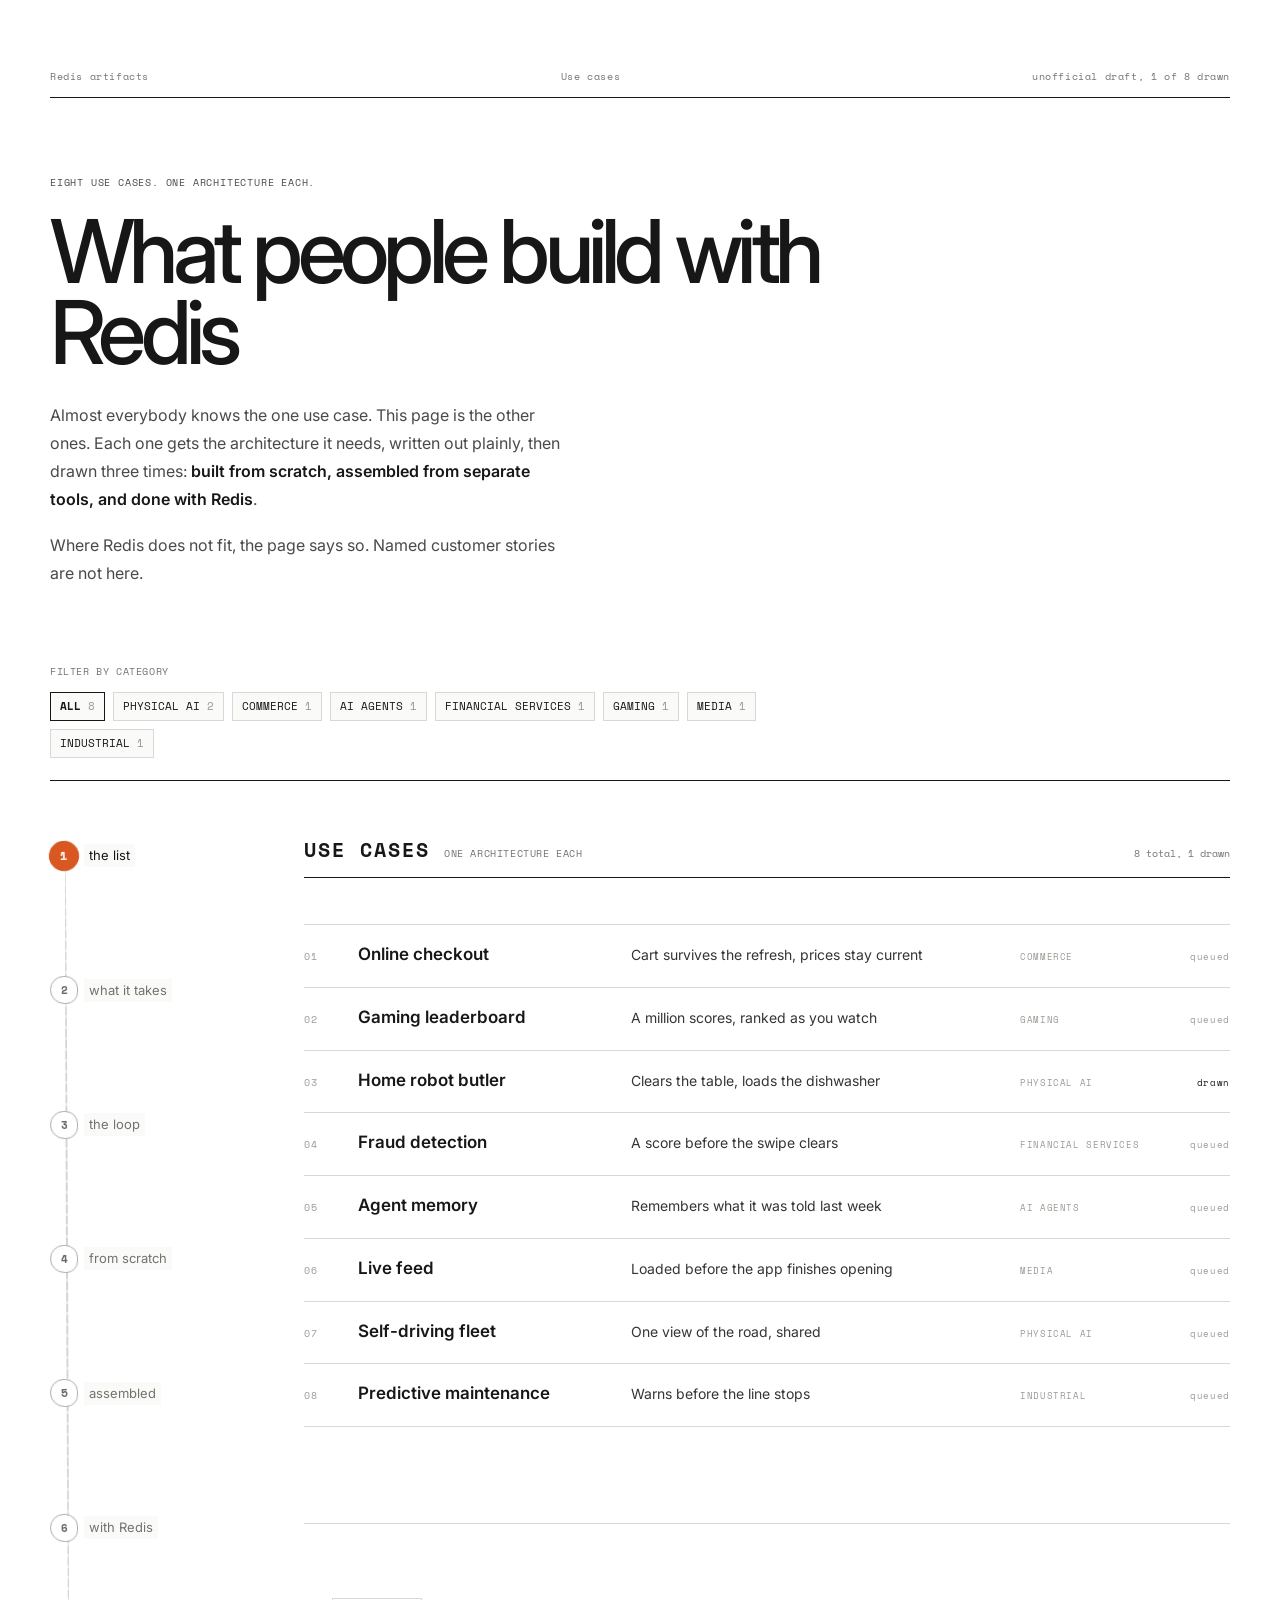
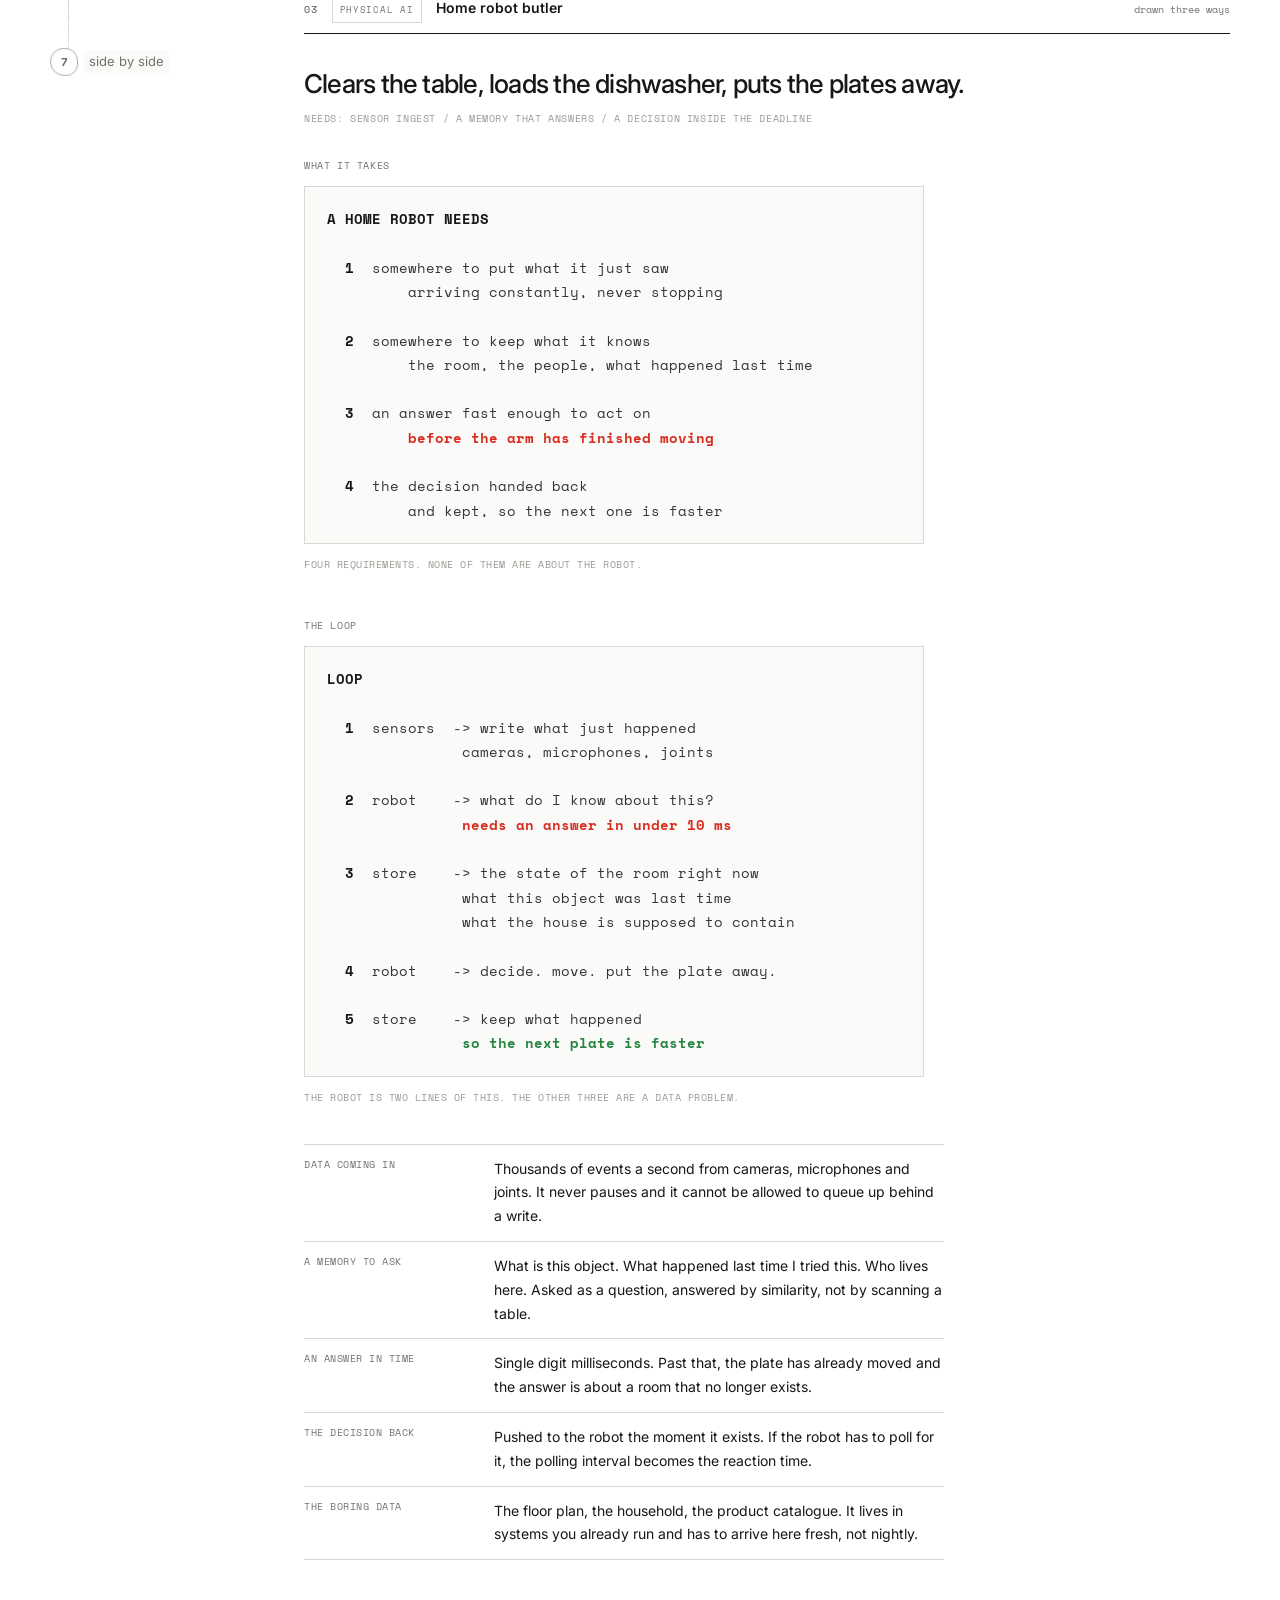
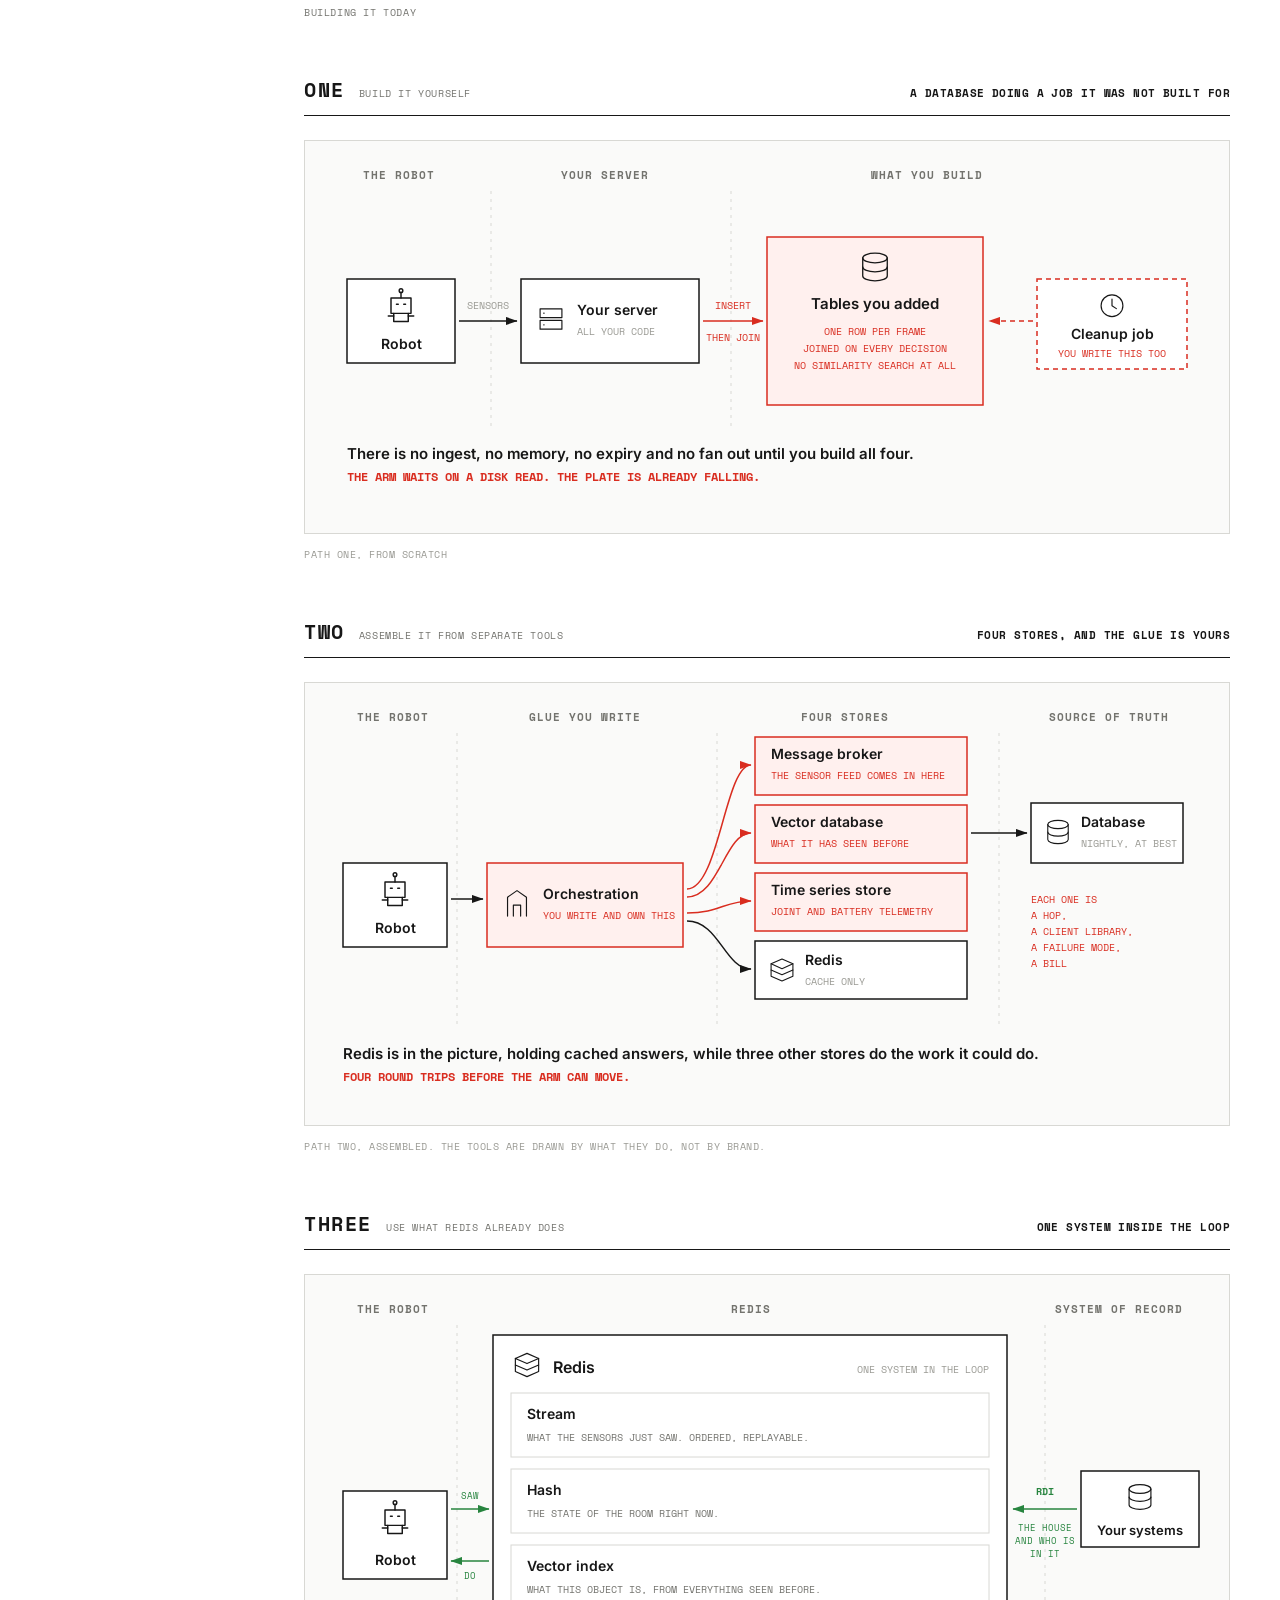
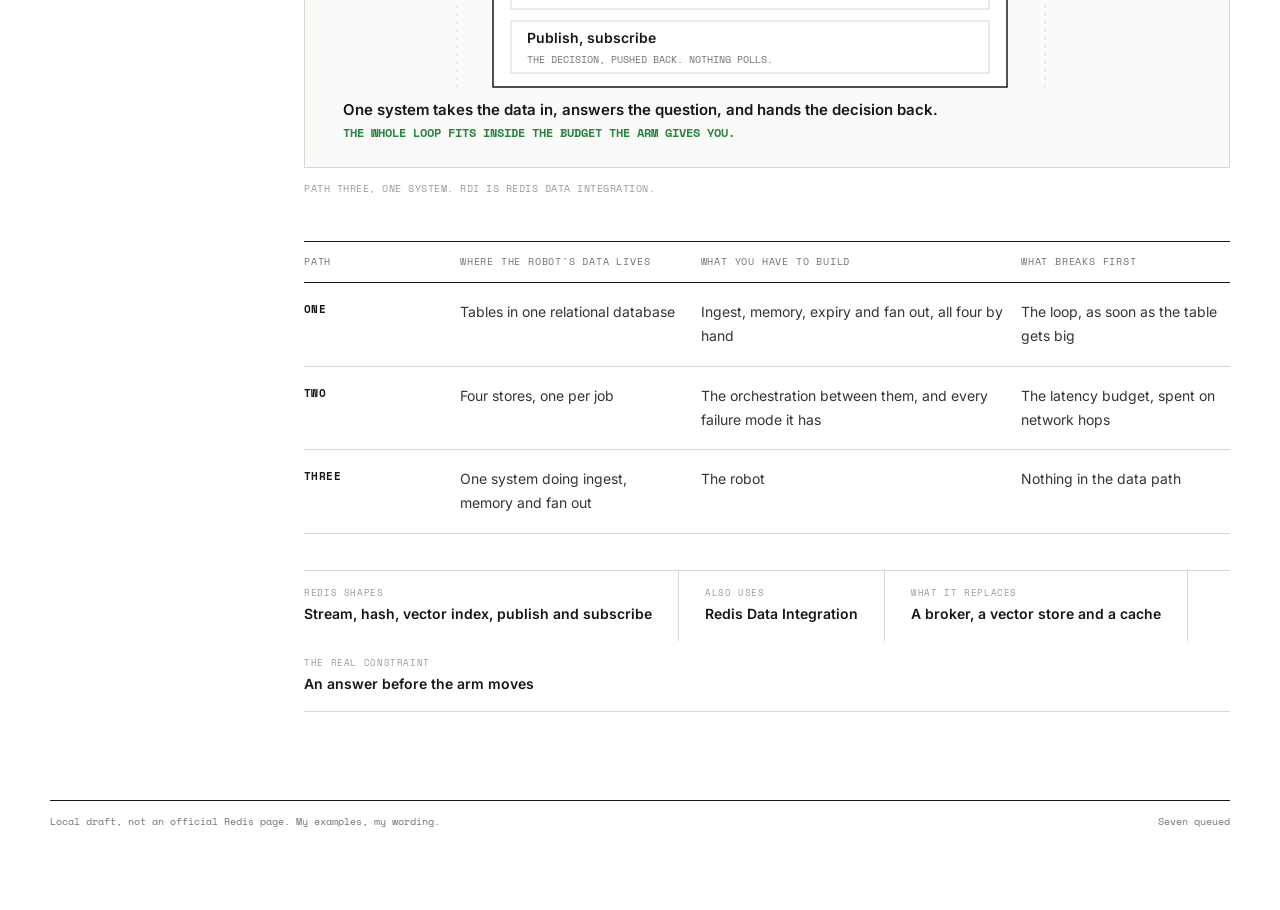
<file: use-cases/index.html>
<!DOCTYPE html>
<html lang="en">
<head>
<meta charset="utf-8">
<meta name="viewport" content="width=device-width, initial-scale=1">
<title>Redis use cases</title>
<link rel="icon" href="data:image/svg+xml,%3Csvg xmlns='http://www.w3.org/2000/svg' viewBox='0 0 32 32'%3E%3Cline x1='11.5' y1='20.5' x2='20.5' y2='11.5' stroke='%23171717' stroke-width='2.4'/%3E%3Ccircle cx='7.5' cy='24.5' r='5' fill='%23171717'/%3E%3Ccircle cx='24.5' cy='7.5' r='5' fill='%23ffffff' stroke='%23171717' stroke-width='2.4'/%3E%3C/svg%3E">
<link href="https://fonts.googleapis.com/css2?family=Inter:wght@400;500;600&family=Space+Mono:wght@400;700&display=swap" rel="stylesheet">
<style>
:root {
  --paper: #fff;
  --ink: #171717;
  --text: #353535;
  --muted: #73736e;
  --rule: #d8d8d4;
  --surface: #fafaf9;
  --faint: #9a9a94;

  /* Redis brand accent, hex unconfirmed, see INTERNAL-NOTES */
  --redis-green: #7ad13a;

  --blue: #1f5b8f;
  --teal: #16807a;
  --green: #3f7c49;
  --ochre: #a66b1f;
  --orange: #b8512e;
  --rose: #aa4b73;
  --violet: #6e4b8b;

  --body: Inter, "Noto Sans JP", -apple-system, BlinkMacSystemFont, "Segoe UI", sans-serif;
  --mono: "Space Mono", "SFMono-Regular", Consolas, monospace;
}

* { box-sizing: border-box; }

body {
  margin: 0;
  background: var(--paper);
  color: var(--text);
  font-family: var(--body);
  font-size: 15px;
  line-height: 1.7;
  -webkit-font-smoothing: antialiased;
}

::selection { color: #fff; background: var(--ink); }
a { color: inherit; }

.page {
  width: min(1180px, calc(100% - 56px));
  margin: 0 auto;
  padding: 68px 0 80px;
}

.topbar {
  display: flex;
  justify-content: space-between;
  align-items: baseline;
  gap: 24px;
  padding-bottom: 12px;
  border-bottom: 1px solid var(--ink);
  font-family: var(--mono);
  font-size: 10px;
  color: var(--muted);
  letter-spacing: .06em;
}

.topbar a { text-decoration: none; }
.topbar a:hover { color: var(--blue); }

.kicker {
  font-family: var(--mono);
  font-size: 10px;
  letter-spacing: .08em;
  color: #4a4a4a;
  margin: 76px 0 20px;
}

.hero { margin-bottom: 76px; }

h1 {
  font-size: clamp(48px, 8vw, 88px);
  font-weight: 500;
  letter-spacing: -.065em;
  line-height: .92;
  max-width: 840px;
  margin: 0 0 28px;
  color: var(--ink);
}

.intro {
  font-size: 16px;
  line-height: 1.75;
  color: #4a4a4a;
  max-width: 520px;
  margin: 0;
}

.intro + .intro { margin-top: 18px; }
.intro b { color: var(--ink); font-weight: 600; }

.intro a {
  text-decoration: underline;
  text-decoration-thickness: 1px;
  text-decoration-color: var(--rule);
  text-underline-offset: 3px;
  transition: color 120ms ease, text-decoration-color 120ms ease;
}

.intro a:hover { color: var(--blue); text-decoration-color: var(--blue); }
.intro a:focus-visible { outline: 1.5px solid var(--blue); outline-offset: 3px; }

/* ---------- band ---------- */

.band {
  display: flex;
  align-items: baseline;
  gap: 14px;
  margin: 0 0 46px;
  padding-bottom: 10px;
  border-bottom: 1px solid var(--ink);
}

.band-label {
  font-family: var(--mono);
  font-size: 20px;
  font-weight: 700;
  letter-spacing: .1em;
  color: var(--ink);
}

.band-note {
  font-family: var(--mono);
  font-size: 10px;
  letter-spacing: .06em;
  color: var(--muted);
}

.band-count {
  margin-left: auto;
  font-family: var(--mono);
  font-size: 10px;
  color: var(--muted);
}

/* ---------- sticky section rail ---------- */

.mobile-section-picker { display: none; }

.scroll-layout {
  display: grid;
  grid-template-columns: minmax(164px, 190px) minmax(0, 1fr);
  gap: clamp(36px, 5vw, 64px);
  align-items: start;
}

.nav {
  display: grid;
  grid-template-columns: 1fr;
  gap: 0;
  margin: 0;
  padding: 0;
  background: transparent;
  border: 0;
}

.nav-step {
  min-width: 0;
  display: grid;
  grid-template-columns: 34px minmax(0, 1fr);
  align-items: center;
  justify-items: start;
  gap: 0;
  padding: 11px 12px;
  color: var(--muted);
  background: transparent;
  border: 0;
  border-radius: 0;
  cursor: pointer;
  font-family: var(--body);
  font-size: 13px;
  text-align: left;
}

.nav-step:hover { color: var(--ink); }

.section-rail {
  --rail-progress: 0%;
  position: sticky;
  top: 24px;
  display: flex;
  flex-direction: column;
  justify-content: space-between;
  height: calc(100vh - 48px);
  min-height: 560px;
  margin: 0;
  padding: 4px 0;
  border: 0;
  isolation: isolate;
}

.section-rail::before,
.section-rail::after {
  content: "";
  position: absolute;
  z-index: -1;
  top: 20px;
  left: 16px;
  width: 2px;
  border-radius: 60% 40% 55% 45%;
  transform: rotate(-.25deg);
}

.section-rail::before {
  bottom: 20px;
  background: repeating-linear-gradient(to bottom, #d6d3d1 0 8px, #ebe8e3 8px 11px);
}

.section-rail::after {
  height: calc((100% - 40px) * var(--rail-progress) / 100%);
  background: repeating-linear-gradient(to bottom, var(--ink) 0 9px, #555 9px 11px);
  transition: height .35s ease;
}

.section-rail .nav-step {
  width: 100%;
  position: relative;
  padding: 5px 4px 5px 0;
  text-align: left;
  border: 0;
  background: transparent;
}

.section-rail .step-num {
  width: 28px;
  height: 28px;
  display: flex;
  align-items: center;
  justify-content: center;
  flex-shrink: 0;
  font-family: var(--mono);
  font-size: 11px;
  font-weight: 700;
  color: #aaa;
  background: var(--paper);
  border: 1.5px solid #c9c5be;
  border-radius: 52% 48% 45% 55%;
  transform: rotate(-2deg);
}

.section-rail .nav-step:nth-child(even) .step-num {
  border-radius: 46% 54% 52% 48%;
  transform: rotate(2deg);
}

.section-rail .nav-step.passed .step-num { color: var(--ink); border-color: var(--ink); }
.section-rail .nav-step.active { color: var(--ink); background: transparent; }

.section-rail .nav-step.active .step-num {
  color: var(--paper);
  background: var(--shape-color);
  border-color: var(--shape-color);
  transform: rotate(-4deg) scale(1.08);
}

.section-rail .nav-step[data-shape="circle"]   { --shape-color: #d95721; }
.section-rail .nav-step[data-shape="square"]   { --shape-color: #2f6fcc; }
.section-rail .nav-step[data-shape="diamond"]  { --shape-color: #b7790b; --shape-text: #171717; }
.section-rail .nav-step[data-shape="triangle"] { --shape-color: #7c3fa0; }
.section-rail .nav-step[data-shape="hexagon"]  { --shape-color: #27843f; }
.section-rail .nav-step[data-shape="squircle"] { --shape-color: #b52f35; }
.section-rail .nav-step[data-shape="burst"]    { --shape-color: #147d7e; }

.section-rail .nav-step.active .step-num { color: var(--shape-text, #fff); }

.section-rail .nav-step[data-shape="circle"].active .step-num {
  border-radius: 50%;
  transform: rotate(-2deg) scale(1.08);
}

.section-rail .nav-step[data-shape="square"] .step-num {
  border-radius: 12% 7% 14% 5%;
  transform: rotate(3deg);
}

.section-rail .nav-step[data-shape="diamond"] .step-num {
  border-radius: 7%;
  clip-path: polygon(50% 0, 100% 50%, 50% 100%, 0 50%);
}

.section-rail .nav-step[data-shape="triangle"] .step-num {
  padding-top: 5px;
  border: 0;
  clip-path: polygon(50% 0, 100% 100%, 0 100%);
  background: #f3f1ed;
  filter: drop-shadow(0 0 1px #777);
}

.section-rail .nav-step[data-shape="triangle"].active .step-num { background: var(--shape-color); }

.section-rail .nav-step[data-shape="hexagon"] .step-num {
  border: 0;
  clip-path: polygon(25% 5%, 75% 5%, 100% 50%, 75% 95%, 25% 95%, 0 50%);
  background: #f3f1ed;
  filter: drop-shadow(0 0 1px #777);
}

.section-rail .nav-step[data-shape="hexagon"].active .step-num { background: var(--shape-color); }

.section-rail .nav-step[data-shape="squircle"] .step-num {
  border-radius: 44% 56% 48% 52% / 52% 43% 57% 48%;
}

.section-rail .nav-step[data-shape="burst"] .step-num {
  border: 0;
  clip-path: polygon(50% 0, 62% 24%, 85% 15%, 76% 39%, 100% 50%, 76% 61%, 85% 85%, 62% 76%, 50% 100%, 38% 76%, 15% 85%, 24% 61%, 0 50%, 24% 39%, 15% 15%, 38% 24%);
  background: #f3f1ed;
  filter: drop-shadow(0 0 1px #777);
}

.section-rail .nav-step[data-shape="burst"].active .step-num { background: var(--shape-color); }

.section-rail .nav-step:not(.active) .step-num {
  width: 28px;
  height: 28px;
  padding: 0;
  color: #666;
  background: var(--paper);
  border: 1.5px solid #aaa;
  border-radius: 52% 48% 45% 55%;
  clip-path: none;
  filter: none;
  transform: rotate(-2deg);
}

.section-rail .step-lbl {
  padding: 3px 5px;
  background: rgba(250, 250, 249, .92);
  line-height: 1.3;
}

.section-rail .nav-step:focus-visible { outline: 2px solid var(--ink); outline-offset: 3px; }

.scroll-article { min-width: 0; }
.panel { scroll-margin-top: 32px; }

.panel + .panel {
  margin-top: 96px;
  padding-top: 72px;
  border-top: 1px solid var(--rule);
}


@media (max-width: 800px) {
  .scroll-layout { grid-template-columns: minmax(0, 1fr); gap: 0; }
  .section-rail { display: none; }

  .mobile-section-picker {
    position: sticky;
    top: 0;
    z-index: 20;
    display: block;
    margin: 0 -14px 28px;
    padding: 10px 14px;
    background: rgba(250, 250, 249, .96);
    border-top: 1px solid var(--ink);
    border-bottom: 1px solid var(--ink);
    backdrop-filter: blur(10px);
  }

  .mobile-section-picker label {
    display: block;
    margin-bottom: 4px;
    color: var(--faint);
    font-family: var(--mono);
    font-size: 9px;
    letter-spacing: .08em;
    text-transform: uppercase;
  }

  #mobile-section-nav {
    width: 100%;
    padding: 4px 28px 4px 0;
    color: var(--ink);
    background: transparent;
    border: 0;
    border-radius: 0;
    font-family: var(--body);
    font-size: 14px;
  }
}

/* ---------- section internals ---------- */

.panel { --sec-ink: var(--blue); }
.panel:nth-of-type(2) { --sec-ink: var(--teal); }
.panel:nth-of-type(3) { --sec-ink: var(--green); }
.panel:nth-of-type(4) { --sec-ink: var(--ochre); }
.panel:nth-of-type(5) { --sec-ink: var(--orange); }
.panel:nth-of-type(6) { --sec-ink: var(--rose); }
.panel:nth-of-type(7) { --sec-ink: var(--violet); }

.panel + .panel {
  margin-top: 96px;
  padding-top: 72px;
  border-top: 1px solid var(--rule);
}

.panel + .panel.sub { margin-top: 0; padding-top: 0; border-top: 0; }

/* splitting one entry across panels must not collapse its internal rhythm */
.panel.sub > .chip-label:first-of-type { margin-top: 44px; }
.panel.sub > .ba-head:first-of-type { margin-top: 52px; }
.panel > .dag-cap:last-child { margin-bottom: 0; }

.sec-head {
  display: flex;
  align-items: baseline;
  gap: 14px;
  margin-bottom: 34px;
  padding-bottom: 10px;
  border-bottom: 1px solid var(--ink);
}

.sec-num {
  font-family: var(--mono);
  font-size: 10px;
  letter-spacing: .08em;
  color: #4a4a4a;
  transition: color 120ms ease;
}

section:hover .sec-num { color: var(--sec-ink); }

h2 { font-size: 14px; font-weight: 600; margin: 0; color: var(--ink); }

.sec-note {
  margin-left: auto;
  font-family: var(--mono);
  font-size: 10px;
  color: var(--muted);
  text-align: right;
}

.sec-tag {
  font-family: var(--mono);
  font-size: 9px;
  letter-spacing: .08em;
  color: var(--muted);
  border: 1.5px solid var(--rule);
  padding: 3px 7px 4px;
}

.ask {
  font-size: 26px;
  line-height: 1.25;
  font-weight: 500;
  letter-spacing: -.03em;
  color: var(--ink);
  max-width: 720px;
  margin: 0 0 10px;
}

.alias {
  font-family: var(--mono);
  font-size: 10px;
  letter-spacing: .06em;
  color: var(--faint);
  margin: 0 0 30px;
}

p { max-width: 640px; }

.point {
  font-size: 19px;
  line-height: 1.45;
  font-weight: 500;
  letter-spacing: -.015em;
  color: var(--ink);
  max-width: 600px;
  margin: 0 0 32px;
}

/* ---------- filters ---------- */

[hidden] { display: none !important; }

.filters { margin: 0 0 52px; padding-bottom: 22px; border-bottom: 1px solid var(--ink); }

.chip-label {
  font-family: var(--mono);
  font-size: 10px;
  letter-spacing: .06em;
  color: var(--muted);
  margin: 30px 0 12px;
}

.chip-label:first-of-type { margin-top: 0; }

.chips { display: flex; flex-wrap: wrap; gap: 8px; max-width: 780px; }

.chip {
  appearance: none;
  font-family: var(--mono);
  font-size: 11px;
  color: var(--ink);
  background: var(--surface);
  border: 1.5px solid var(--rule);
  border-radius: 0;
  padding: 5px 9px 6px;
  cursor: pointer;
  transition: color 120ms ease, border-color 120ms ease;
}

.chip:hover { color: var(--blue); border-color: var(--blue); }
.chip:focus-visible { outline: 1.5px solid var(--blue); outline-offset: 3px; }
.chip[aria-pressed="true"] { font-weight: 700; border-color: var(--ink); }
.chip[disabled] { color: var(--faint); cursor: default; }
.chip-n { color: var(--faint); font-weight: 400; }

/* ---------- spec blocks ---------- */

pre {
  margin: 0;
  padding: 20px 22px;
  background: var(--surface);
  border: 1.5px solid var(--rule);
  overflow-x: auto;
  font-family: var(--mono);
  font-size: 13.5px;
  line-height: 1.8;
  color: var(--text);
  max-width: 620px;
}

pre b { color: var(--ink); font-weight: 700; }
.bad { color: #d92d20; font-weight: 700; }
.good { color: #27843f; font-weight: 700; }

.map {
  display: grid;
  grid-template-columns: 190px minmax(0, 1fr);
  max-width: 640px;
  margin: 38px 0 0;
  border-top: 1px solid var(--rule);
}

.map dt {
  font-family: var(--mono);
  font-size: 10px;
  letter-spacing: .05em;
  color: var(--muted);
  padding: 12px 16px 13px 0;
  border-bottom: 1px solid var(--rule);
  line-height: 1.6;
}

.map dd {
  margin: 0;
  padding: 12px 0 13px;
  border-bottom: 1px solid var(--rule);
  font-size: 14px;
  color: var(--ink);
}

/* ---------- diagrams ---------- */

.dag-wrap {
  overflow-x: auto;
  padding: 20px 22px 22px;
  background: var(--surface);
  border: 1.5px solid var(--rule);
  margin: 0;
}

.dag-wrap svg { display: block; width: 100%; height: auto; }

.dag-cap {
  font-family: var(--mono);
  font-size: 10px;
  letter-spacing: .05em;
  color: var(--faint);
  margin: 12px 0 0;
  max-width: 640px;
}

.dag + .dag { margin-top: 40px; }

.ba-head {
  display: flex;
  align-items: baseline;
  gap: 14px;
  margin: 52px 0 24px;
  padding-bottom: 8px;
  border-bottom: 1px solid var(--ink);
}

.ba-label {
  font-family: var(--mono);
  font-size: 20px;
  font-weight: 700;
  letter-spacing: .08em;
  color: var(--ink);
}

.ba-sub {
  font-family: var(--mono);
  font-size: 10px;
  letter-spacing: .06em;
  color: var(--muted);
}

.ba-cost {
  margin-left: auto;
  font-family: var(--mono);
  font-size: 11px;
  font-weight: 700;
  letter-spacing: .04em;
  color: var(--ink);
}

/* ---------- stack strip ---------- */

.stack {
  display: flex;
  flex-wrap: wrap;
  gap: 0;
  margin: 36px 0 0;
  border-top: 1px solid var(--rule);
  border-bottom: 1px solid var(--rule);
}

.stack div {
  display: grid;
  gap: 2px;
  padding: 14px 26px 15px 0;
  margin-right: 26px;
  border-right: 1px solid var(--rule);
}

.stack div:last-child { border-right: 0; }

.stack dt {
  font-family: var(--mono);
  font-size: 9px;
  letter-spacing: .07em;
  color: var(--faint);
}

.stack dd {
  margin: 0;
  font-size: 14px;
  font-weight: 600;
  color: var(--ink);
}

.cmp-wrap { overflow-x: auto; margin: 44px 0 0; }

.cmp {
  width: 100%;
  min-width: 660px;
  border-collapse: collapse;
  border-top: 1px solid var(--ink);
}

.cmp thead th {
  font-family: var(--mono);
  font-size: 10px;
  font-weight: 400;
  letter-spacing: .08em;
  color: var(--muted);
  text-align: left;
  padding: 11px 18px 12px 0;
  border-bottom: 1px solid var(--ink);
}

.cmp td, .cmp tbody th {
  text-align: left;
  vertical-align: top;
  padding: 17px 18px 18px 0;
  border-bottom: 1px solid var(--rule);
  font-size: 14px;
}

.cmp tbody th {
  width: 156px;
  font-family: var(--mono);
  font-size: 11px;
  font-weight: 700;
  letter-spacing: .04em;
  color: var(--ink);
  white-space: nowrap;
}

.cmp th:last-child, .cmp td:last-child { padding-right: 0; }

/* ---------- the list ---------- */

.list { margin: 0; }

.row {
  display: grid;
  grid-template-columns: 30px minmax(170px, .85fr) minmax(230px, 1.25fr) 132px 54px;
  gap: 24px;
  align-items: baseline;
  padding: 18px 0 20px;
  border-bottom: 1px solid var(--rule);
  text-decoration: none;
}

.row:first-child { border-top: 1px solid var(--rule); }

.row { --row-ink: var(--teal); }
.row:nth-child(2) { --row-ink: var(--green); }
.row:nth-child(3) { --row-ink: var(--ochre); }
.row:nth-child(4) { --row-ink: var(--orange); }
.row:nth-child(5) { --row-ink: var(--rose); }
.row:nth-child(6) { --row-ink: var(--violet); }
.row:nth-child(7) { --row-ink: var(--blue); }
.row:nth-child(8) { --row-ink: var(--teal); }

.row-num {
  font-family: var(--mono);
  font-size: 10px;
  letter-spacing: .08em;
  color: var(--faint);
  transition: color 120ms ease;
}

.row-name {
  display: block;
  font-size: 17px;
  font-weight: 600;
  line-height: 1.35;
  color: var(--ink);
  transition: color 120ms ease;
}

.row-what { font-size: 14px; color: var(--text); }

.row-cat {
  font-family: var(--mono);
  font-size: 9px;
  letter-spacing: .07em;
  color: var(--faint);
}

.row-status {
  font-family: var(--mono);
  font-size: 9px;
  letter-spacing: .07em;
  color: var(--faint);
  text-align: right;
}

a.row .row-status { color: var(--ink); }
a.row:hover .row-name, a.row:hover .row-num { color: var(--row-ink); }
a.row:focus-visible { outline: 1.5px solid var(--row-ink); outline-offset: 5px; }

.panel { scroll-margin-top: 32px; }

.footer {
  margin-top: 88px;
  padding-top: 12px;
  border-top: 1px solid var(--ink);
  display: flex;
  justify-content: space-between;
  gap: 24px;
  font-family: var(--mono);
  font-size: 10px;
  color: var(--muted);
}

.footer a { text-underline-offset: 4px; }
.footer a:hover { color: var(--blue); }

@media (max-width: 860px) {
  .map { grid-template-columns: 1fr; }
  .map dt { border-bottom: 0; padding-bottom: 0; }
  .map dd { padding-top: 2px; }
  .row { grid-template-columns: 30px minmax(0, 1fr); }
  .row-what, .row-cat, .row-status { grid-column: 2; text-align: left; }
}

@media (max-width: 720px) {
  .page { width: min(100% - 36px, 1180px); padding: 42px 0 64px; }
  h1 { font-size: clamp(46px, 15vw, 70px); }
  .kicker { margin-top: 48px; }
  .hero { margin-bottom: 44px; }
  .ask { font-size: 22px; }
  .point { font-size: 17px; }
  .dag-wrap { padding: 14px; }
  .sec-head, .ba-head, .band { flex-wrap: wrap; }
  .sec-note, .ba-cost, .band-count { margin-left: 0; width: 100%; text-align: left; }
  .topbar, .footer { flex-direction: column; gap: 6px; }
  .stack div { border-right: 0; margin-right: 0; padding-right: 0; }
  .row { grid-template-columns: 1fr; gap: 6px; }
  .row-what, .row-cat, .row-status { grid-column: auto; text-align: left; }
}

@media print {
  .page { width: 100%; padding: 0; }
  .filters { display: none; }
  .hero { margin-bottom: 40px; }
  h1 { font-size: 48px; }
  .scroll-layout { display: block; }
  .section-rail, .mobile-section-picker { display: none; }
  .panel { break-inside: avoid; }
  .dag-wrap { break-inside: avoid; background: #fff; overflow: visible; }
}

@media (prefers-reduced-motion: reduce) {
  *, *::before, *::after { scroll-behavior: auto !important; transition-duration: .01ms !important; }
}
</style>
</head>
<body>

<svg width="0" height="0" style="position:absolute" aria-hidden="true" focusable="false"><defs>
  <marker id="a" viewBox="0 0 10 7" refX="9.5" refY="3.5" markerWidth="8" markerHeight="6" orient="auto">
    <path d="M0 0 L10 3.5 L0 7 z" fill="#171717"></path>
  </marker>
  <marker id="ar" viewBox="0 0 10 7" refX="9.5" refY="3.5" markerWidth="8" markerHeight="6" orient="auto">
    <path d="M0 0 L10 3.5 L0 7 z" fill="#d92d20"></path>
  </marker>
  <marker id="ag" viewBox="0 0 10 7" refX="9.5" refY="3.5" markerWidth="8" markerHeight="6" orient="auto">
    <path d="M0 0 L10 3.5 L0 7 z" fill="#27843f"></path>
  </marker>

  <symbol id="ico-robot" viewBox="0 0 44 44">
    <g fill="none" stroke="#171717" stroke-width="1.6" stroke-linejoin="round" stroke-linecap="round">
      <path d="M22 6 v6"></path>
      <circle cx="22" cy="4" r="2"></circle>
      <rect x="11" y="12" width="22" height="17"></rect>
      <path d="M17 19 h2 M25 19 h2"></path>
      <path d="M14 29 v9 h16 v-9"></path>
      <path d="M14 32 h-6 M30 32 h6"></path>
    </g>
  </symbol>

  <symbol id="ico-server" viewBox="0 0 44 44">
    <g fill="none" stroke="#171717" stroke-width="1.6" stroke-linejoin="round" stroke-linecap="round">
      <rect x="7" y="8" width="30" height="12"></rect>
      <rect x="7" y="24" width="30" height="12"></rect>
      <path d="M12 14 h0.5 M12 30 h0.5"></path>
    </g>
  </symbol>

  <symbol id="ico-db" viewBox="0 0 44 44">
    <g fill="none" stroke="#171717" stroke-width="1.6" stroke-linejoin="round" stroke-linecap="round">
      <ellipse cx="22" cy="11" rx="15" ry="6"></ellipse>
      <path d="M7 11 v22 c0 3.3 6.7 6 15 6 s15 -2.7 15 -6 V11"></path>
      <path d="M7 22 c0 3.3 6.7 6 15 6 s15 -2.7 15 -6"></path>
    </g>
  </symbol>

  <symbol id="ico-gateway" viewBox="0 0 44 44">
    <g fill="none" stroke="#171717" stroke-width="1.6" stroke-linejoin="round" stroke-linecap="round">
      <path d="M9 40 V14 L22 5 L35 14 v26"></path>
      <path d="M17 40 V25 h10 v15"></path>
    </g>
  </symbol>

  <symbol id="ico-clock" viewBox="0 0 44 44">
    <g fill="none" stroke="#171717" stroke-width="1.6" stroke-linejoin="round" stroke-linecap="round">
      <circle cx="22" cy="23" r="15"></circle>
      <path d="M22 14 v9 l6 4"></path>
    </g>
  </symbol>

  <symbol id="ico-redis" viewBox="0 0 44 44">
    <g fill="none" stroke="#171717" stroke-width="1.6" stroke-linejoin="round" stroke-linecap="round">
      <path d="M6 13 L22 6 L38 13 L22 20 Z"></path>
      <path d="M6 22 L22 29 L38 22"></path>
      <path d="M6 13 v18 L22 38 L38 31 V13"></path>
    </g>
  </symbol>
</defs></svg>

<div class="page">

  <div class="topbar">
    <span><a href="../">Redis artifacts</a></span>
    <span>Use cases</span>
    <span>unofficial draft, 1 of 8 drawn</span>
  </div>

  <p class="kicker">EIGHT USE CASES. ONE ARCHITECTURE EACH.</p>

  <div class="hero">
    <h1>What people build with Redis</h1>
    <p class="intro">Almost everybody knows the one use case. This page is the other ones. Each one gets the architecture it needs, written out plainly, then drawn three times: <b>built from scratch, assembled from separate tools, and done with Redis</b>.</p>
    <p class="intro">Where Redis does not fit, the page says so. Named customer stories are not here.</p>
  </div>

  <div class="filters">
    <p class="chip-label">FILTER BY CATEGORY</p>
    <div class="chips" role="group" aria-label="Filter by category">
    <button class="chip" type="button" data-filter="all" aria-pressed="true">ALL</button>
    <button class="chip" type="button" data-filter="physical" aria-pressed="false">PHYSICAL AI</button>
    <button class="chip" type="button" data-filter="commerce" aria-pressed="false">COMMERCE</button>
    <button class="chip" type="button" data-filter="agents" aria-pressed="false">AI AGENTS</button>
    <button class="chip" type="button" data-filter="financial" aria-pressed="false">FINANCIAL SERVICES</button>
    <button class="chip" type="button" data-filter="gaming" aria-pressed="false">GAMING</button>
    <button class="chip" type="button" data-filter="media" aria-pressed="false">MEDIA</button>
    <button class="chip" type="button" data-filter="industrial" aria-pressed="false">INDUSTRIAL</button>
    </div>
  </div>

  <div class="mobile-section-picker">
    <label for="mobile-section-nav">SECTION</label>
    <select id="mobile-section-nav">
      <option value="section-list">the list</option>
      <option value="section-needs">what it takes</option>
      <option value="section-loop">the loop</option>
      <option value="section-scratch">from scratch</option>
      <option value="section-assembled">assembled</option>
      <option value="section-redis">with Redis</option>
      <option value="section-compare">side by side</option>
    </select>
  </div>

  <div class="scroll-layout">

  <nav class="nav section-rail" aria-label="Page sections">
    <button class="nav-step active" type="button" data-shape="circle" data-section-target="section-list"><span class="step-num">1</span><span class="step-lbl">the list</span></button>
    <button class="nav-step" type="button" data-shape="square" data-section-target="section-needs"><span class="step-num">2</span><span class="step-lbl">what it takes</span></button>
    <button class="nav-step" type="button" data-shape="diamond" data-section-target="section-loop"><span class="step-num">3</span><span class="step-lbl">the loop</span></button>
    <button class="nav-step" type="button" data-shape="triangle" data-section-target="section-scratch"><span class="step-num">4</span><span class="step-lbl">from scratch</span></button>
    <button class="nav-step" type="button" data-shape="hexagon" data-section-target="section-assembled"><span class="step-num">5</span><span class="step-lbl">assembled</span></button>
    <button class="nav-step" type="button" data-shape="squircle" data-section-target="section-redis"><span class="step-num">6</span><span class="step-lbl">with Redis</span></button>
    <button class="nav-step" type="button" data-shape="burst" data-section-target="section-compare"><span class="step-num">7</span><span class="step-lbl">side by side</span></button>
  </nav>

  <main class="scroll-article">

  <section class="panel" id="section-list" data-section-id="section-list">
  <div class="band">
    <span class="band-label">USE CASES</span>
    <span class="band-note">ONE ARCHITECTURE EACH</span>
    <span class="band-count" data-count="list">8 total, 1 drawn</span>
  </div>

  <div class="list">
    <div class="row" data-cat="commerce">
      <span class="row-num">01</span>
      <span class="row-name">Online checkout</span>
      <span class="row-what">Cart survives the refresh, prices stay current</span>
      <span class="row-cat">COMMERCE</span>
      <span class="row-status">queued</span>
    </div>
    <div class="row" data-cat="gaming">
      <span class="row-num">02</span>
      <span class="row-name">Gaming leaderboard</span>
      <span class="row-what">A million scores, ranked as you watch</span>
      <span class="row-cat">GAMING</span>
      <span class="row-status">queued</span>
    </div>
    <a class="row" href="#section-needs" data-cat="physical">
      <span class="row-num">03</span>
      <span class="row-name">Home robot butler</span>
      <span class="row-what">Clears the table, loads the dishwasher</span>
      <span class="row-cat">PHYSICAL AI</span>
      <span class="row-status">drawn</span>
    </a>
    <div class="row" data-cat="financial">
      <span class="row-num">04</span>
      <span class="row-name">Fraud detection</span>
      <span class="row-what">A score before the swipe clears</span>
      <span class="row-cat">FINANCIAL SERVICES</span>
      <span class="row-status">queued</span>
    </div>
    <div class="row" data-cat="agents">
      <span class="row-num">05</span>
      <span class="row-name">Agent memory</span>
      <span class="row-what">Remembers what it was told last week</span>
      <span class="row-cat">AI AGENTS</span>
      <span class="row-status">queued</span>
    </div>
    <div class="row" data-cat="media">
      <span class="row-num">06</span>
      <span class="row-name">Live feed</span>
      <span class="row-what">Loaded before the app finishes opening</span>
      <span class="row-cat">MEDIA</span>
      <span class="row-status">queued</span>
    </div>
    <div class="row" data-cat="physical">
      <span class="row-num">07</span>
      <span class="row-name">Self-driving fleet</span>
      <span class="row-what">One view of the road, shared</span>
      <span class="row-cat">PHYSICAL AI</span>
      <span class="row-status">queued</span>
    </div>
    <div class="row" data-cat="industrial">
      <span class="row-num">08</span>
      <span class="row-name">Predictive maintenance</span>
      <span class="row-what">Warns before the line stops</span>
      <span class="row-cat">INDUSTRIAL</span>
      <span class="row-status">queued</span>
    </div>
  </div>
  </section>

  <section class="panel" id="section-needs" data-section-id="section-needs" data-cat="physical">
    <div class="sec-head">
      <span class="sec-num">03</span>
      <span class="sec-tag">PHYSICAL AI</span>
      <h2>Home robot butler</h2>
      <span class="sec-note">drawn three ways</span>
    </div>

    <p class="ask">Clears the table, loads the dishwasher, puts the plates away.</p>
    <p class="alias">NEEDS: SENSOR INGEST / A MEMORY THAT ANSWERS / A DECISION INSIDE THE DEADLINE</p>

    <p class="chip-label">WHAT IT TAKES</p>

<pre>
<b>A HOME ROBOT NEEDS</b>

  <b>1</b>  somewhere to put what it just saw
         arriving constantly, never stopping

  <b>2</b>  somewhere to keep what it knows
         the room, the people, what happened last time

  <b>3</b>  an answer fast enough to act on
         <span class="bad">before the arm has finished moving</span>

  <b>4</b>  the decision handed back
         and kept, so the next one is faster
</pre>

    <p class="dag-cap">FOUR REQUIREMENTS. NONE OF THEM ARE ABOUT THE ROBOT.</p>
  </section>

  <section class="panel sub" id="section-loop" data-section-id="section-loop" data-cat="physical">
    <p class="chip-label">THE LOOP</p>

<pre>
<b>LOOP</b>

  <b>1</b>  sensors  -> write what just happened
               cameras, microphones, joints

  <b>2</b>  robot    -> what do I know about this?
               <span class="bad">needs an answer in under 10 ms</span>

  <b>3</b>  store    -> the state of the room right now
               what this object was last time
               what the house is supposed to contain

  <b>4</b>  robot    -> decide. move. put the plate away.

  <b>5</b>  store    -> keep what happened
               <span class="good">so the next plate is faster</span>
</pre>

    <p class="dag-cap">THE ROBOT IS TWO LINES OF THIS. THE OTHER THREE ARE A DATA PROBLEM.</p>

    <dl class="map">
      <dt>DATA COMING IN</dt>
      <dd>Thousands of events a second from cameras, microphones and joints. It never pauses and it cannot be allowed to queue up behind a write.</dd>
      <dt>A MEMORY TO ASK</dt>
      <dd>What is this object. What happened last time I tried this. Who lives here. Asked as a question, answered by similarity, not by scanning a table.</dd>
      <dt>AN ANSWER IN TIME</dt>
      <dd>Single digit milliseconds. Past that, the plate has already moved and the answer is about a room that no longer exists.</dd>
      <dt>THE DECISION BACK</dt>
      <dd>Pushed to the robot the moment it exists. If the robot has to poll for it, the polling interval becomes the reaction time.</dd>
      <dt>THE BORING DATA</dt>
      <dd>The floor plan, the household, the product catalogue. It lives in systems you already run and has to arrive here fresh, not nightly.</dd>
    </dl>

  </section>

  <section class="panel sub" id="section-scratch" data-section-id="section-scratch" data-cat="physical">
    <p class="chip-label">BUILDING IT TODAY</p>

    <div class="ba-head">
      <span class="ba-label">ONE</span>
      <span class="ba-sub">BUILD IT YOURSELF</span>
      <span class="ba-cost">A DATABASE DOING A JOB IT WAS NOT BUILT FOR</span>
    </div>

    <div class="dag">
      <div class="dag-wrap">
        <svg viewBox="0 0 880 350" style="min-width:740px" role="img" aria-label="Path one, build it yourself. The robot talks to one server you wrote, which inserts every sensor frame as a row into a relational database and joins across those tables on every decision. A cleanup job you also wrote deletes old frames. The control loop ends up waiting on a disk read.">
          <g font-family="Space Mono, monospace" font-size="11" font-weight="700" letter-spacing="1" text-anchor="middle" fill="#73736e">
            <text x="72" y="18">THE ROBOT</text>
            <text x="278" y="18">YOUR SERVER</text>
            <text x="600" y="18">WHAT YOU BUILD</text>
          </g>

          <line x1="164" y1="30" x2="164" y2="266" stroke="#d8d8d4" stroke-dasharray="3 5"></line>
          <line x1="404" y1="30" x2="404" y2="266" stroke="#d8d8d4" stroke-dasharray="3 5"></line>

          <rect x="20" y="118" width="108" height="84" fill="#fff" stroke="#171717" stroke-width="1.5"></rect>
          <use href="#ico-robot" x="54" y="126" width="40" height="40"></use>
          <text x="74" y="188" font-family="Inter, sans-serif" font-size="14" font-weight="600" fill="#171717" text-anchor="middle">Robot</text>

          <line x1="132" y1="160" x2="190" y2="160" stroke="#171717" stroke-width="1.5" marker-end="url(#a)"></line>
          <text x="161" y="148" font-family="Space Mono, monospace" font-size="10" fill="#9a9a94" text-anchor="middle">SENSORS</text>

          <rect x="194" y="118" width="178" height="84" fill="#fff" stroke="#171717" stroke-width="1.5"></rect>
          <use href="#ico-server" x="208" y="142" width="32" height="32"></use>
          <text x="250" y="154" font-family="Inter, sans-serif" font-size="14" font-weight="600" fill="#171717">Your server</text>
          <text x="250" y="174" font-family="Space Mono, monospace" font-size="10" fill="#9a9a94">ALL YOUR CODE</text>

          <line x1="376" y1="160" x2="436" y2="160" stroke="#d92d20" stroke-width="1.5" marker-end="url(#ar)"></line>
          <text x="406" y="148" font-family="Space Mono, monospace" font-size="10" fill="#d92d20" text-anchor="middle">INSERT</text>
          <text x="406" y="180" font-family="Space Mono, monospace" font-size="10" fill="#d92d20" text-anchor="middle">THEN JOIN</text>

          <rect x="440" y="76" width="216" height="168" fill="#fff0ee" stroke="#d92d20" stroke-width="1.5"></rect>
          <use href="#ico-db" x="530" y="88" width="36" height="36"></use>
          <text x="548" y="148" font-family="Inter, sans-serif" font-size="15" font-weight="600" fill="#171717" text-anchor="middle">Tables you added</text>
          <g font-family="Space Mono, monospace" font-size="10" fill="#d92d20" text-anchor="middle">
            <text x="548" y="174">ONE ROW PER FRAME</text>
            <text x="548" y="191">JOINED ON EVERY DECISION</text>
            <text x="548" y="208">NO SIMILARITY SEARCH AT ALL</text>
          </g>

          <line x1="706" y1="160" x2="662" y2="160" stroke="#d92d20" stroke-width="1.5" stroke-dasharray="5 4" marker-end="url(#ar)"></line>

          <rect x="710" y="118" width="150" height="90" fill="#fff" stroke="#d92d20" stroke-width="1.5" stroke-dasharray="5 4"></rect>
          <use href="#ico-clock" x="769" y="128" width="32" height="32"></use>
          <text x="785" y="178" font-family="Inter, sans-serif" font-size="14" font-weight="600" fill="#171717" text-anchor="middle">Cleanup job</text>
          <text x="785" y="196" font-family="Space Mono, monospace" font-size="10" fill="#d92d20" text-anchor="middle">YOU WRITE THIS TOO</text>

          <text x="20" y="298" font-family="Inter, sans-serif" font-size="15" font-weight="600" fill="#171717">There is no ingest, no memory, no expiry and no fan out until you build all four.</text>
          <text x="20" y="320" font-family="Space Mono, monospace" font-size="12" font-weight="700" fill="#d92d20">THE ARM WAITS ON A DISK READ. THE PLATE IS ALREADY FALLING.</text>
        </svg>
      </div>
      <p class="dag-cap">PATH ONE, FROM SCRATCH</p>
    </div>
  </section>

  <section class="panel sub" id="section-assembled" data-section-id="section-assembled" data-cat="physical">
    <div class="ba-head">
      <span class="ba-label">TWO</span>
      <span class="ba-sub">ASSEMBLE IT FROM SEPARATE TOOLS</span>
      <span class="ba-cost">FOUR STORES, AND THE GLUE IS YOURS</span>
    </div>

    <div class="dag">
      <div class="dag-wrap">
        <svg viewBox="0 0 880 400" style="min-width:780px" role="img" aria-label="Path two, assembled from separate tools. The robot talks to orchestration code you write and own. That code fans out to four separate stores: a message broker for the sensor feed, a vector database for what the robot has seen, a time series store for joint telemetry, and Redis used only as a cache. A database of record sits behind them. Every question the robot asks crosses four systems.">
          <g font-family="Space Mono, monospace" font-size="11" font-weight="700" letter-spacing="1" text-anchor="middle" fill="#73736e">
            <text x="66" y="18">THE ROBOT</text>
            <text x="258" y="18">GLUE YOU WRITE</text>
            <text x="518" y="18">FOUR STORES</text>
            <text x="782" y="18">SOURCE OF TRUTH</text>
          </g>

          <line x1="130" y1="30" x2="130" y2="322" stroke="#d8d8d4" stroke-dasharray="3 5"></line>
          <line x1="390" y1="30" x2="390" y2="322" stroke="#d8d8d4" stroke-dasharray="3 5"></line>
          <line x1="672" y1="30" x2="672" y2="322" stroke="#d8d8d4" stroke-dasharray="3 5"></line>

          <rect x="16" y="160" width="104" height="84" fill="#fff" stroke="#171717" stroke-width="1.5"></rect>
          <use href="#ico-robot" x="48" y="168" width="40" height="40"></use>
          <text x="68" y="230" font-family="Inter, sans-serif" font-size="14" font-weight="600" fill="#171717" text-anchor="middle">Robot</text>

          <line x1="124" y1="196" x2="156" y2="196" stroke="#171717" stroke-width="1.5" marker-end="url(#a)"></line>

          <rect x="160" y="160" width="196" height="84" fill="#fff0ee" stroke="#d92d20" stroke-width="1.5"></rect>
          <use href="#ico-gateway" x="174" y="184" width="32" height="32"></use>
          <text x="216" y="196" font-family="Inter, sans-serif" font-size="14" font-weight="600" fill="#171717">Orchestration</text>
          <text x="216" y="216" font-family="Space Mono, monospace" font-size="10" fill="#d92d20">YOU WRITE AND OWN THIS</text>

          <path d="M360 186 C 392 186, 398 62, 424 62" fill="none" stroke="#d92d20" stroke-width="1.5" marker-end="url(#ar)"></path>
          <path d="M360 194 C 392 194, 398 130, 424 130" fill="none" stroke="#d92d20" stroke-width="1.5" marker-end="url(#ar)"></path>
          <path d="M360 210 C 392 210, 398 198, 424 198" fill="none" stroke="#d92d20" stroke-width="1.5" marker-end="url(#ar)"></path>
          <path d="M360 218 C 392 218, 398 266, 424 266" fill="none" stroke="#171717" stroke-width="1.5" marker-end="url(#a)"></path>

          <rect x="428" y="34" width="212" height="58" fill="#fff0ee" stroke="#d92d20" stroke-width="1.5"></rect>
          <text x="444" y="56" font-family="Inter, sans-serif" font-size="14" font-weight="600" fill="#171717">Message broker</text>
          <text x="444" y="76" font-family="Space Mono, monospace" font-size="10" fill="#d92d20">THE SENSOR FEED COMES IN HERE</text>

          <rect x="428" y="102" width="212" height="58" fill="#fff0ee" stroke="#d92d20" stroke-width="1.5"></rect>
          <text x="444" y="124" font-family="Inter, sans-serif" font-size="14" font-weight="600" fill="#171717">Vector database</text>
          <text x="444" y="144" font-family="Space Mono, monospace" font-size="10" fill="#d92d20">WHAT IT HAS SEEN BEFORE</text>

          <rect x="428" y="170" width="212" height="58" fill="#fff0ee" stroke="#d92d20" stroke-width="1.5"></rect>
          <text x="444" y="192" font-family="Inter, sans-serif" font-size="14" font-weight="600" fill="#171717">Time series store</text>
          <text x="444" y="212" font-family="Space Mono, monospace" font-size="10" fill="#d92d20">JOINT AND BATTERY TELEMETRY</text>

          <rect x="428" y="238" width="212" height="58" fill="#fff" stroke="#171717" stroke-width="1.5"></rect>
          <use href="#ico-redis" x="440" y="252" width="30" height="30"></use>
          <text x="478" y="262" font-family="Inter, sans-serif" font-size="14" font-weight="600" fill="#171717">Redis</text>
          <text x="478" y="282" font-family="Space Mono, monospace" font-size="10" fill="#9a9a94">CACHE ONLY</text>

          <line x1="644" y1="130" x2="700" y2="130" stroke="#171717" stroke-width="1.5" marker-end="url(#a)"></line>

          <rect x="704" y="100" width="152" height="60" fill="#fff" stroke="#171717" stroke-width="1.5"></rect>
          <use href="#ico-db" x="716" y="114" width="30" height="30"></use>
          <text x="754" y="124" font-family="Inter, sans-serif" font-size="14" font-weight="600" fill="#171717">Database</text>
          <text x="754" y="144" font-family="Space Mono, monospace" font-size="10" fill="#9a9a94">NIGHTLY, AT BEST</text>

          <g font-family="Space Mono, monospace" font-size="10" fill="#d92d20">
            <text x="704" y="200">EACH ONE IS</text>
            <text x="704" y="216">A HOP,</text>
            <text x="704" y="232">A CLIENT LIBRARY,</text>
            <text x="704" y="248">A FAILURE MODE,</text>
            <text x="704" y="264">A BILL</text>
          </g>

          <text x="16" y="356" font-family="Inter, sans-serif" font-size="15" font-weight="600" fill="#171717">Redis is in the picture, holding cached answers, while three other stores do the work it could do.</text>
          <text x="16" y="378" font-family="Space Mono, monospace" font-size="12" font-weight="700" fill="#d92d20">FOUR ROUND TRIPS BEFORE THE ARM CAN MOVE.</text>
        </svg>
      </div>
      <p class="dag-cap">PATH TWO, ASSEMBLED. THE TOOLS ARE DRAWN BY WHAT THEY DO, NOT BY BRAND.</p>
    </div>
  </section>

  <section class="panel sub" id="section-redis" data-section-id="section-redis" data-cat="physical">
    <div class="ba-head">
      <span class="ba-label">THREE</span>
      <span class="ba-sub">USE WHAT REDIS ALREADY DOES</span>
      <span class="ba-cost">ONE SYSTEM INSIDE THE LOOP</span>
    </div>

    <div class="dag">
      <div class="dag-wrap">
        <svg viewBox="0 0 880 450" style="min-width:800px" role="img" aria-label="Path three, using Redis. The robot writes what it just saw into Redis and reads what to do next back out, closing the loop through one system. Inside Redis, a stream carries the sensor feed, a hash holds the state of the room right now, a vector index answers what an object is based on what has been seen before, and publish and subscribe pushes the decision back. Redis Data Integration keeps the floor plan and household data current from the systems of record.">
          <g font-family="Space Mono, monospace" font-size="11" font-weight="700" letter-spacing="1" text-anchor="middle" fill="#73736e">
            <text x="66" y="18">THE ROBOT</text>
            <text x="424" y="18">REDIS</text>
            <text x="792" y="18">SYSTEM OF RECORD</text>
          </g>

          <line x1="130" y1="30" x2="130" y2="392" stroke="#d8d8d4" stroke-dasharray="3 5"></line>
          <line x1="718" y1="30" x2="718" y2="392" stroke="#d8d8d4" stroke-dasharray="3 5"></line>

          <rect x="16" y="196" width="104" height="88" fill="#fff" stroke="#171717" stroke-width="1.5"></rect>
          <use href="#ico-robot" x="48" y="204" width="40" height="40"></use>
          <text x="68" y="270" font-family="Inter, sans-serif" font-size="14" font-weight="600" fill="#171717" text-anchor="middle">Robot</text>

          <line x1="124" y1="214" x2="162" y2="214" stroke="#27843f" stroke-width="1.5" marker-end="url(#ag)"></line>
          <text x="143" y="204" font-family="Space Mono, monospace" font-size="9" fill="#27843f" text-anchor="middle">SAW</text>

          <line x1="162" y1="266" x2="124" y2="266" stroke="#27843f" stroke-width="1.5" marker-end="url(#ag)"></line>
          <text x="143" y="284" font-family="Space Mono, monospace" font-size="9" fill="#27843f" text-anchor="middle">DO</text>

          <rect x="166" y="40" width="514" height="352" fill="#fff" stroke="#171717" stroke-width="1.5"></rect>
          <use href="#ico-redis" x="184" y="54" width="32" height="32"></use>
          <text x="226" y="78" font-family="Inter, sans-serif" font-size="16" font-weight="600" fill="#171717">Redis</text>
          <text x="662" y="78" font-family="Space Mono, monospace" font-size="10" fill="#9a9a94" text-anchor="end">ONE SYSTEM IN THE LOOP</text>

          <rect x="184" y="98" width="478" height="64" fill="#fff" stroke="#d8d8d4" stroke-width="1"></rect>
          <text x="200" y="124" font-family="Inter, sans-serif" font-size="14" font-weight="600" fill="#171717">Stream</text>
          <text x="200" y="146" font-family="Space Mono, monospace" font-size="10" fill="#73736e">WHAT THE SENSORS JUST SAW. ORDERED, REPLAYABLE.</text>

          <rect x="184" y="174" width="478" height="64" fill="#fff" stroke="#d8d8d4" stroke-width="1"></rect>
          <text x="200" y="200" font-family="Inter, sans-serif" font-size="14" font-weight="600" fill="#171717">Hash</text>
          <text x="200" y="222" font-family="Space Mono, monospace" font-size="10" fill="#73736e">THE STATE OF THE ROOM RIGHT NOW.</text>

          <rect x="184" y="250" width="478" height="64" fill="#fff" stroke="#d8d8d4" stroke-width="1"></rect>
          <text x="200" y="276" font-family="Inter, sans-serif" font-size="14" font-weight="600" fill="#171717">Vector index</text>
          <text x="200" y="298" font-family="Space Mono, monospace" font-size="10" fill="#73736e">WHAT THIS OBJECT IS, FROM EVERYTHING SEEN BEFORE.</text>

          <rect x="184" y="326" width="478" height="52" fill="#fff" stroke="#d8d8d4" stroke-width="1"></rect>
          <text x="200" y="348" font-family="Inter, sans-serif" font-size="14" font-weight="600" fill="#171717">Publish, subscribe</text>
          <text x="200" y="368" font-family="Space Mono, monospace" font-size="10" fill="#73736e">THE DECISION, PUSHED BACK. NOTHING POLLS.</text>

          <line x1="750" y1="214" x2="686" y2="214" stroke="#27843f" stroke-width="1.5" marker-end="url(#ag)"></line>
          <text x="718" y="200" font-family="Space Mono, monospace" font-size="10" font-weight="700" fill="#27843f" text-anchor="middle">RDI</text>
          <g font-family="Space Mono, monospace" font-size="9" fill="#27843f" text-anchor="middle">
            <text x="718" y="236">THE HOUSE</text>
            <text x="718" y="249">AND WHO IS</text>
            <text x="718" y="262">IN IT</text>
          </g>

          <rect x="754" y="176" width="118" height="76" fill="#fff" stroke="#171717" stroke-width="1.5"></rect>
          <use href="#ico-db" x="797" y="186" width="32" height="32"></use>
          <text x="813" y="240" font-family="Inter, sans-serif" font-size="13" font-weight="600" fill="#171717" text-anchor="middle">Your systems</text>

          <text x="16" y="420" font-family="Inter, sans-serif" font-size="15" font-weight="600" fill="#171717">One system takes the data in, answers the question, and hands the decision back.</text>
          <text x="16" y="442" font-family="Space Mono, monospace" font-size="12" font-weight="700" fill="#27843f">THE WHOLE LOOP FITS INSIDE THE BUDGET THE ARM GIVES YOU.</text>
        </svg>
      </div>
      <p class="dag-cap">PATH THREE, ONE SYSTEM. RDI IS REDIS DATA INTEGRATION.</p>
    </div>
  </section>

  <section class="panel sub" id="section-compare" data-section-id="section-compare" data-cat="physical">
    <div class="cmp-wrap">
    <table class="cmp">
      <thead>
        <tr>
          <th>PATH</th>
          <th>WHERE THE ROBOT'S DATA LIVES</th>
          <th>WHAT YOU HAVE TO BUILD</th>
          <th>WHAT BREAKS FIRST</th>
        </tr>
      </thead>
      <tbody>
        <tr>
          <th>ONE</th>
          <td>Tables in one relational database</td>
          <td>Ingest, memory, expiry and fan out, all four by hand</td>
          <td>The loop, as soon as the table gets big</td>
        </tr>
        <tr>
          <th>TWO</th>
          <td>Four stores, one per job</td>
          <td>The orchestration between them, and every failure mode it has</td>
          <td>The latency budget, spent on network hops</td>
        </tr>
        <tr>
          <th>THREE</th>
          <td>One system doing ingest, memory and fan out</td>
          <td>The robot</td>
          <td>Nothing in the data path</td>
        </tr>
      </tbody>
    </table>
    </div>

    <dl class="stack">
      <div><dt>REDIS SHAPES</dt><dd>Stream, hash, vector index, publish and subscribe</dd></div>
      <div><dt>ALSO USES</dt><dd>Redis Data Integration</dd></div>
      <div><dt>WHAT IT REPLACES</dt><dd>A broker, a vector store and a cache</dd></div>
      <div><dt>THE REAL CONSTRAINT</dt><dd>An answer before the arm moves</dd></div>
    </dl>
  </section>

  </main>
  </div>

  <div class="footer">
    <span>Local draft, not an official Redis page. My examples, my wording.</span>
    <span>Seven queued</span>
  </div>

</div>

<script>
(function () {
  var chips = [].slice.call(document.querySelectorAll('.chip'));
  var items = [].slice.call(document.querySelectorAll('[data-cat]'));
  var rows = [].slice.call(document.querySelectorAll('.row'));
  var count = document.querySelector('[data-count]');

  var total = {};
  rows.forEach(function (el) {
    var k = el.dataset.cat;
    total[k] = (total[k] || 0) + 1;
  });
  chips.forEach(function (c) {
    var f = c.dataset.filter;
    var v = f === 'all' ? rows.length : (total[f] || 0);
    var n = document.createElement('span');
    n.className = 'chip-n';
    n.textContent = ' ' + v;
    c.appendChild(n);
    if (v === 0) { c.disabled = true; }
  });

  function apply(val) {
    chips.forEach(function (c) {
      c.setAttribute('aria-pressed', String(c.dataset.filter === val));
    });
    items.forEach(function (el) {
      el.hidden = !(val === 'all' || el.dataset.cat === val);
    });
    var shown = document.querySelectorAll('.row:not([hidden])').length;
    count.textContent = val === 'all' ? shown + ' total, 1 drawn' : shown + ' shown';
    [].slice.call(document.querySelectorAll('[data-section-target]')).forEach(function (step) {
      var target = document.getElementById(step.dataset.sectionTarget);
      step.hidden = !!(target && target.hidden);
    });
  }

  chips.forEach(function (c) {
    c.addEventListener('click', function () { apply(c.dataset.filter); });
  });
  apply('all');
})();
</script>
<script id="endless-scroll-navigation">
(function(){
  var sectionElements = Array.prototype.slice.call(document.querySelectorAll('[data-section-id]'));
  var sectionNavItems = Array.prototype.slice.call(document.querySelectorAll('[data-section-target]'));
  var mobileSectionNav = document.getElementById('mobile-section-nav');
  var reduceMotion = window.matchMedia('(prefers-reduced-motion: reduce)');
  var activeSectionId = sectionElements[0] ? sectionElements[0].getAttribute('data-section-id') : '';
  var fallbackFrame = 0;

  function hasSection(sectionId){
    return sectionElements.some(function(section){
      return section.getAttribute('data-section-id') === sectionId;
    });
  }

  function setActiveSection(sectionId, updateHash){
    if(!hasSection(sectionId)) return;
    activeSectionId = sectionId;
    var activeIndex = -1;
    sectionNavItems.forEach(function(item, itemIndex){
      if(item.getAttribute('data-section-target') === sectionId) activeIndex = itemIndex;
    });
    sectionNavItems.forEach(function(item, itemIndex){
      var active = item.getAttribute('data-section-target') === sectionId;
      item.classList.toggle('active', active);
      item.classList.toggle('passed', itemIndex <= activeIndex);
      if(active) item.setAttribute('aria-current', 'location');
      else item.removeAttribute('aria-current');
    });
    var sectionRail = document.querySelector('.section-rail');
    if(sectionRail){
      var progress = sectionNavItems.length > 1 ? (activeIndex / (sectionNavItems.length - 1)) * 100 : 0;
      sectionRail.style.setProperty('--rail-progress', progress + '%');
    }
    if(mobileSectionNav) mobileSectionNav.value = sectionId;
    if(updateHash && window.location.hash !== '#' + sectionId){
      history.replaceState(null, '', '#' + sectionId);
    }
  }

  function navigateToSection(sectionId){
    var section = document.querySelector('[data-section-id="' + sectionId + '"]');
    if(!section) return;
    section.scrollIntoView({behavior: reduceMotion.matches ? 'auto' : 'smooth', block: 'start'});
    setActiveSection(sectionId, true);
  }

  function findActiveSection(){
    if(window.scrollY + window.innerHeight >= document.documentElement.scrollHeight - 2){
      var finalSection = sectionElements[sectionElements.length - 1];
      return finalSection ? finalSection.getAttribute('data-section-id') : '';
    }
    var readingLine = window.matchMedia('(max-width: 800px)').matches ? 96 : 120;
    var selected = sectionElements[0];
    sectionElements.forEach(function(section){
      if(section.getBoundingClientRect().top <= readingLine) selected = section;
    });
    return selected ? selected.getAttribute('data-section-id') : '';
  }

  function syncActiveSection(){
    var sectionId = findActiveSection();
    if(sectionId && sectionId !== activeSectionId) setActiveSection(sectionId, true);
  }

  function fallbackScrollHandler(){
    if(fallbackFrame) return;
    fallbackFrame = requestAnimationFrame(function(){
      fallbackFrame = 0;
      syncActiveSection();
    });
  }

  function initScrollNavigation(){
    sectionNavItems.forEach(function(item){
      item.addEventListener('click', function(){
        navigateToSection(item.getAttribute('data-section-target'));
      });
    });
    if(mobileSectionNav){
      mobileSectionNav.addEventListener('change', function(){
        navigateToSection(mobileSectionNav.value);
      });
    }

    var initialHash = window.location.hash.slice(1);
    var hasInitialSection = hasSection(initialHash);
    setActiveSection(hasInitialSection ? initialHash : activeSectionId, false);
    if(hasInitialSection){
      document.querySelector('[data-section-id="' + initialHash + '"]').scrollIntoView({behavior:'auto',block:'start'});
    }

    if('IntersectionObserver' in window){
      var observer = new IntersectionObserver(syncActiveSection, {
        rootMargin: '-96px 0px -70% 0px',
        threshold: [0, .01]
      });
      sectionElements.forEach(function(section){ observer.observe(section); });
    }
    window.addEventListener('scroll', fallbackScrollHandler, {passive:true});
    window.addEventListener('hashchange', function(){
      var sectionId = window.location.hash.slice(1);
      if(hasSection(sectionId)) navigateToSection(sectionId);
    });
  }

  initScrollNavigation();
})();
</script>
</body>
</html>
</file>
<file: feature-form/storybook.css>
:root{--paper:#fff;--ink:#171717;--text:#353535;--muted:#687078;--rule:#d8d8d4;--surface:#fafaf9;--red:#b52b23;--sans:Inter,-apple-system,BlinkMacSystemFont,'Segoe UI',sans-serif;--mono:'Space Mono',monospace}*{box-sizing:border-box}html{scroll-behavior:smooth}body{margin:0;background:var(--paper);color:var(--text);font:16px/1.7 var(--sans);-webkit-font-smoothing:antialiased}a{color:inherit;text-underline-offset:4px}::selection{background:#ffd6d1}.page{width:min(1180px,calc(100% - 64px));margin:auto;padding:32px 0 48px}.brandbar{display:flex;gap:20px;align-items:center;padding-bottom:20px;border-bottom:1px solid var(--rule)}.brandbar img{display:block;object-fit:contain;width:96px;height:32px}.brandbar>span{font-size:13px;border-left:1px solid var(--rule);padding-left:20px;color:var(--muted)}.hero{margin:64px 0 36px}h1{font-size:clamp(52px,8vw,88px);line-height:1;letter-spacing:-.06em;font-weight:500;margin:0 0 24px;color:var(--ink)}.hero p{font-size:21px;max-width:700px;line-height:1.6}.before-you-go{border-top:1px solid var(--ink);border-bottom:1px solid var(--rule);padding:20px 0 26px;margin-bottom:64px}.before-you-go h2{font:10px var(--mono);letter-spacing:.06em;margin:0 0 20px}.quick-basics{display:grid;grid-template-columns:repeat(3,minmax(0,1fr));gap:32px;margin:0}.quick-basics dt{color:var(--red);font-size:14px;font-weight:600;margin-bottom:8px}.quick-basics dd{margin:0;font-size:14px;line-height:1.6}.reading-layout{display:grid;grid-template-columns:180px minmax(0,1fr);gap:64px;align-items:start}.reading-layout main{min-width:0}.section-rail{position:sticky;top:32px;height:min(650px,calc(100vh - 64px));min-height:400px;display:flex;flex-direction:column;justify-content:space-between;isolation:isolate}.section-rail:before{content:'';position:absolute;left:14px;top:16px;bottom:16px;width:1px;background:var(--rule);z-index:-1}.section-rail a{display:grid;grid-template-columns:30px 1fr;gap:10px;align-items:center;text-decoration:none;font-size:12px;color:var(--muted);min-height:44px}.section-rail a>span{display:grid;place-items:center;width:29px;height:29px;background:white;border:1px solid #bbb;border-radius:48% 52% 45% 55%;font:10px var(--mono)}.section-rail a.active{color:var(--ink)}.section-rail a.active>span{color:white;background:var(--red);border-color:var(--red)}.chapter{scroll-margin-top:32px}.chapter+.chapter{margin-top:80px;padding-top:48px;border-top:1px solid var(--rule)}.chapter-head{display:flex;gap:14px;align-items:baseline;border-bottom:1px solid var(--ink);padding-bottom:12px;margin-bottom:32px}.chapter-head>span{font:10px var(--mono);color:var(--muted)}h2{font-size:17px;font-weight:600;margin:0;color:var(--ink)}.chapter-head small{margin-left:auto;font:10px var(--mono);color:var(--muted)}.book-beat{padding:32px 0 48px;border-bottom:1px solid var(--rule)}.story-art{max-width:660px;min-height:250px;background:var(--surface);border:1px solid var(--rule);padding:28px;display:flex;align-items:center;justify-content:center;flex-direction:column;gap:16px}.story-art>svg{width:min(100%,420px);height:260px;display:block}.beat-copy{margin-top:24px;max-width:660px}.beat-number{font:10px var(--mono);letter-spacing:.1em;color:var(--muted)}.beat-copy p{font-size:23px;line-height:1.5;letter-spacing:-.015em;color:var(--ink);margin:12px 0 0}.beat-copy .aside{font-size:19px;line-height:1.65;color:var(--text);letter-spacing:0}.people-pair{display:grid;grid-template-columns:1fr 1fr;gap:36px;align-items:start;width:100%;text-align:center}.person{display:flex;flex-direction:column;align-items:center;gap:6px}.person svg{width:65px;height:85px;stroke:var(--ink);stroke-width:1.6;fill:none}.person strong{font-size:14px}.person small{font-size:11px;color:var(--muted);line-height:1.5}.record-stack{width:100%;max-width:460px;font-size:13px}.record-stack>span{font:10px var(--mono);color:var(--muted)}.record-stack>div{display:flex;justify-content:space-between;gap:10px;border-bottom:1px solid var(--rule);padding:10px 0}.record-stack b{white-space:nowrap}.down-arrow{font-size:24px}.same-records{text-align:center;font:10px/2 var(--mono);color:var(--muted)}.same-records b{font-size:15px;color:var(--ink)}.calculation>div>b{display:block;margin-top:16px;color:var(--red);font:700 18px var(--mono)}.story-close{font-size:22px;line-height:1.55;color:var(--ink);margin:32px 0;max-width:700px}.bridge-note{font-size:14px;line-height:1.7;color:var(--muted);max-width:720px;margin:24px 0}.story-map{display:grid;grid-template-columns:190px 1fr;border-top:1px solid var(--rule);margin:32px 0}.story-map dt,.story-map dd{padding:14px 0;border-bottom:1px solid var(--rule);margin:0}.story-map dt{font:11px/1.6 var(--mono);padding-right:20px;color:var(--muted)}.story-map dd{font-size:14px}.point{font-size:21px;line-height:1.55;max-width:720px;margin:0 0 28px}.comparison-head{display:flex;align-items:baseline;gap:16px;border-bottom:1px solid var(--ink);padding:8px 0;margin:40px 0 20px}.comparison-head b{font:700 20px var(--mono);letter-spacing:.06em}.comparison-head span{font:9px var(--mono);color:var(--muted)}.diagram{margin:24px 0}.diagram-frame{border:1px solid var(--rule);padding:28px;background:var(--surface);overflow-x:auto}.diagram figcaption{font:9px/1.7 var(--mono);color:var(--muted);margin-top:10px;letter-spacing:.03em}.diagram-flow{display:flex;align-items:center;justify-content:center;gap:14px;width:100%}.diagram-node{min-width:0;border:1px solid var(--ink);background:white;padding:18px 12px;text-align:center;flex:1}.diagram-node strong{display:block;font-size:14px;font-weight:500;line-height:1.5}.diagram-node small{display:block;font:9px/1.6 var(--mono);margin-top:7px;color:var(--muted)}.diagram-node.bad{border-color:var(--red);background:#fff3f1}.diagram-node.accent{border-color:#2b6687;background:#f0f7fb}.arrow{flex:0;font-size:23px;color:var(--ink)}.branch-diagram{display:grid;grid-template-columns:1fr 2fr;gap:32px;align-items:center}.branches{display:flex;flex-direction:column;gap:20px;border-left:1px solid var(--ink);padding-left:24px}.branches>div{display:grid;grid-template-columns:1.5fr 1fr;gap:16px;align-items:center}.branches>div>span{font-size:11px;color:var(--muted)}.output-columns{display:grid;grid-template-columns:1fr 1fr;gap:28px;margin-top:24px;padding-top:24px;border-top:1px solid var(--rule)}.beats{max-width:760px;margin:24px 0;padding-left:22px}.beats li{padding:15px 0 15px 8px;border-bottom:1px solid var(--rule);font-size:16px;line-height:1.65}.beats li::marker{color:var(--muted);font:11px var(--mono)}.handoff{border-bottom:1px solid var(--ink);font:10px var(--mono);letter-spacing:.08em;padding:18px 0;margin:72px 0 32px}.extra{border-top:1px solid var(--rule);margin-top:32px;font-size:13px;line-height:1.7}.extra summary{cursor:pointer;min-height:44px;padding:14px 0;color:var(--muted)}.extra p{max-width:760px}.sources{margin-top:72px}.footer{display:flex;justify-content:space-between;gap:20px;border-top:1px solid var(--rule);padding-top:20px;margin-top:24px;font-size:12px;color:var(--muted)}.mobile-picker{display:none}a:focus-visible,summary:focus-visible,select:focus-visible{outline:2px solid var(--red);outline-offset:4px}@media(max-width:900px){.reading-layout{grid-template-columns:150px minmax(0,1fr);gap:32px}.diagram-flow{gap:8px}.diagram-node{padding:14px 8px}.diagram-node strong{font-size:12px}.diagram-frame{padding:20px}.branch-diagram{gap:16px}.branches{padding-left:16px}.branches>div{grid-template-columns:1fr}.people-pair{gap:16px}}@media(max-width:760px){.page{width:calc(100% - 36px);padding-top:24px}.hero{margin:40px 0 28px}.hero p{font-size:19px}.quick-basics{grid-template-columns:1fr;gap:20px}.before-you-go{margin-bottom:28px}.reading-layout{display:block}.section-rail{display:none}.mobile-picker{display:flex;align-items:center;gap:12px;position:sticky;top:0;z-index:10;background:#fffffff5;backdrop-filter:blur(8px);padding:12px 0;margin-bottom:28px;border-bottom:1px solid var(--rule)}.mobile-picker label{font:10px var(--mono);color:var(--muted);white-space:nowrap}.mobile-picker select{width:100%;min-width:0;min-height:36px;font:14px var(--sans);border:0;background:transparent;color:var(--ink)}.chapter{scroll-margin-top:88px}.chapter-head{flex-wrap:wrap;gap:10px}.chapter-head small{margin-left:0;width:100%}.book-beat{padding:20px 0 36px}.story-art{min-height:210px;padding:20px}.story-art>svg{height:210px}.beat-copy p{font-size:22px}.beat-copy .aside{font-size:18px}.story-map{grid-template-columns:1fr}.story-map dt{border-bottom:0;padding-bottom:4px}.story-map dd{padding-top:0}.diagram-flow{flex-direction:column}.diagram-node{width:100%}.arrow{transform:rotate(90deg)}.story-art .diagram-flow{gap:8px}.story-art .diagram-node{padding:10px}.branch-diagram{grid-template-columns:1fr}.output-columns{grid-template-columns:1fr;gap:16px}.branches>div{grid-template-columns:1.5fr 1fr}.chapter+.chapter{margin-top:48px;padding-top:32px}.comparison-head{flex-wrap:wrap;gap:8px}.footer{flex-wrap:wrap}.calculation>div>b{font-size:15px}}@media(prefers-reduced-motion:reduce){html{scroll-behavior:auto}}@media print{.reading-layout{display:block}.section-rail,.mobile-picker{display:none}.book-beat,.diagram{break-inside:avoid}.chapter{scroll-margin-top:0}}

/* Restore the warm picture-book treatment, retaining the current chapter layout. */
:root { --paper:#fffdf8; --ink:#091a23; --text:#34434b; --muted:#58666c; --rule:#deded7; --surface:#f2f5f4; --red:#b52b23; --book:'Palatino Linotype','Book Antiqua',Palatino,Georgia,serif; }
body { background:var(--paper); }
.hero { margin:52px 0 36px; }
.hero p { font-family:var(--book); font-size:26px; line-height:1.5; }
.before-you-go { border-top-color:var(--rule); padding:24px 0 28px; }
.quick-basics dt { font-size:15px; }
.quick-basics dd { font-size:15px; }
.section-rail a>span { background:var(--paper); border-color:#c8cdca; }
.section-rail a.active>span { background:#ff4438; border-color:#ff4438; color:var(--ink); }
.section-rail a.active { color:var(--red); }
.chapter-head { align-items:center; gap:16px; border-bottom:0; padding-bottom:0; margin-bottom:36px; }
.chapter-head>span { display:grid; place-items:center; width:40px; height:40px; flex-shrink:0; border:1px solid #f3b1a7; border-radius:48% 52% 45% 55%; color:var(--red); }
.chapter-head h2 { font-size:clamp(27px,3vw,38px); font-weight:500; letter-spacing:-.045em; line-height:1.2; }
.chapter-head small { font:italic 14px var(--book); }
.book-beat { border-bottom:0; padding:32px 0 54px; }
.story-art { position:relative; isolation:isolate; border:0; background:transparent; padding:36px; }
.story-art:before { content:''; position:absolute; z-index:-1; inset:0; border-radius:48% 52% 44% 56% / 54% 42% 58% 46%; background:#ffe0d5; transform:rotate(-2deg); }
.book-beat:nth-of-type(2) .story-art:before { background:#e6eded; transform:rotate(3deg); }
.book-beat:nth-of-type(3) .story-art:before { background:#fff0bd; }
.book-beat:nth-of-type(4) .story-art:before { background:#e7e3f4; transform:rotate(2deg); }
.book-beat:nth-of-type(5) .story-art:before { background:#f5d9da; }
.beat-copy { margin-top:28px; }
.beat-number { color:var(--red); }
.beat-copy p { font:26px/1.5 var(--book); letter-spacing:-.015em; }
.beat-copy .aside { font:22px/1.6 var(--book); color:var(--text); letter-spacing:0; }
.story-close { font:27px/1.5 var(--book); border-left:3px solid #ff4438; padding-left:22px; }
.person strong { font-size:15px; }
.record-stack>div { border-color:#d8c99e; }
.record-stack>.head { padding:6px 0; font:10px var(--mono); color:var(--muted); }
.story-art .diagram-node { border-radius:8px; }
.story-map { border-color:var(--rule); }
.story-map dt { font:14px/1.6 var(--sans); }
.story-map dd { font-size:15px; }
.point { font:25px/1.55 var(--book); }
.comparison-head { border-color:var(--rule); }
.comparison-head b { font:500 27px var(--sans); letter-spacing:-.03em; }
.diagram-frame { background:#fff; border-radius:6px; }
.diagram-node { border-radius:5px; }
.diagram-node.bad { background:#fff3ef; }
.diagram-node.accent { background:#eef5f4; border-color:#547b78; }
.handoff { border-color:var(--rule); color:var(--red); }
.mobile-picker { background:#fffdf8f5; }
@media(max-width:760px) {
 .hero { margin-top:36px; }
 .hero p { font-size:23px; }
 .chapter-head { gap:12px; margin-bottom:28px; }
 .chapter-head h2 { font-size:29px; }
 .chapter-head small { margin-left:52px; }
 .story-art { padding:24px; }
 .beat-copy p { font-size:25px; }
 .beat-copy .aside { font-size:21px; }
 .story-close { font-size:25px; }
 .point { font-size:23px; }
}
@media print { .story-art:before { display:none; } }

.back-link{display:inline-flex;align-items:center;min-height:44px;margin-bottom:12px;color:var(--muted);font:14px var(--sans);text-decoration:none}.back-link:hover{color:var(--red);text-decoration:underline}
</file>
